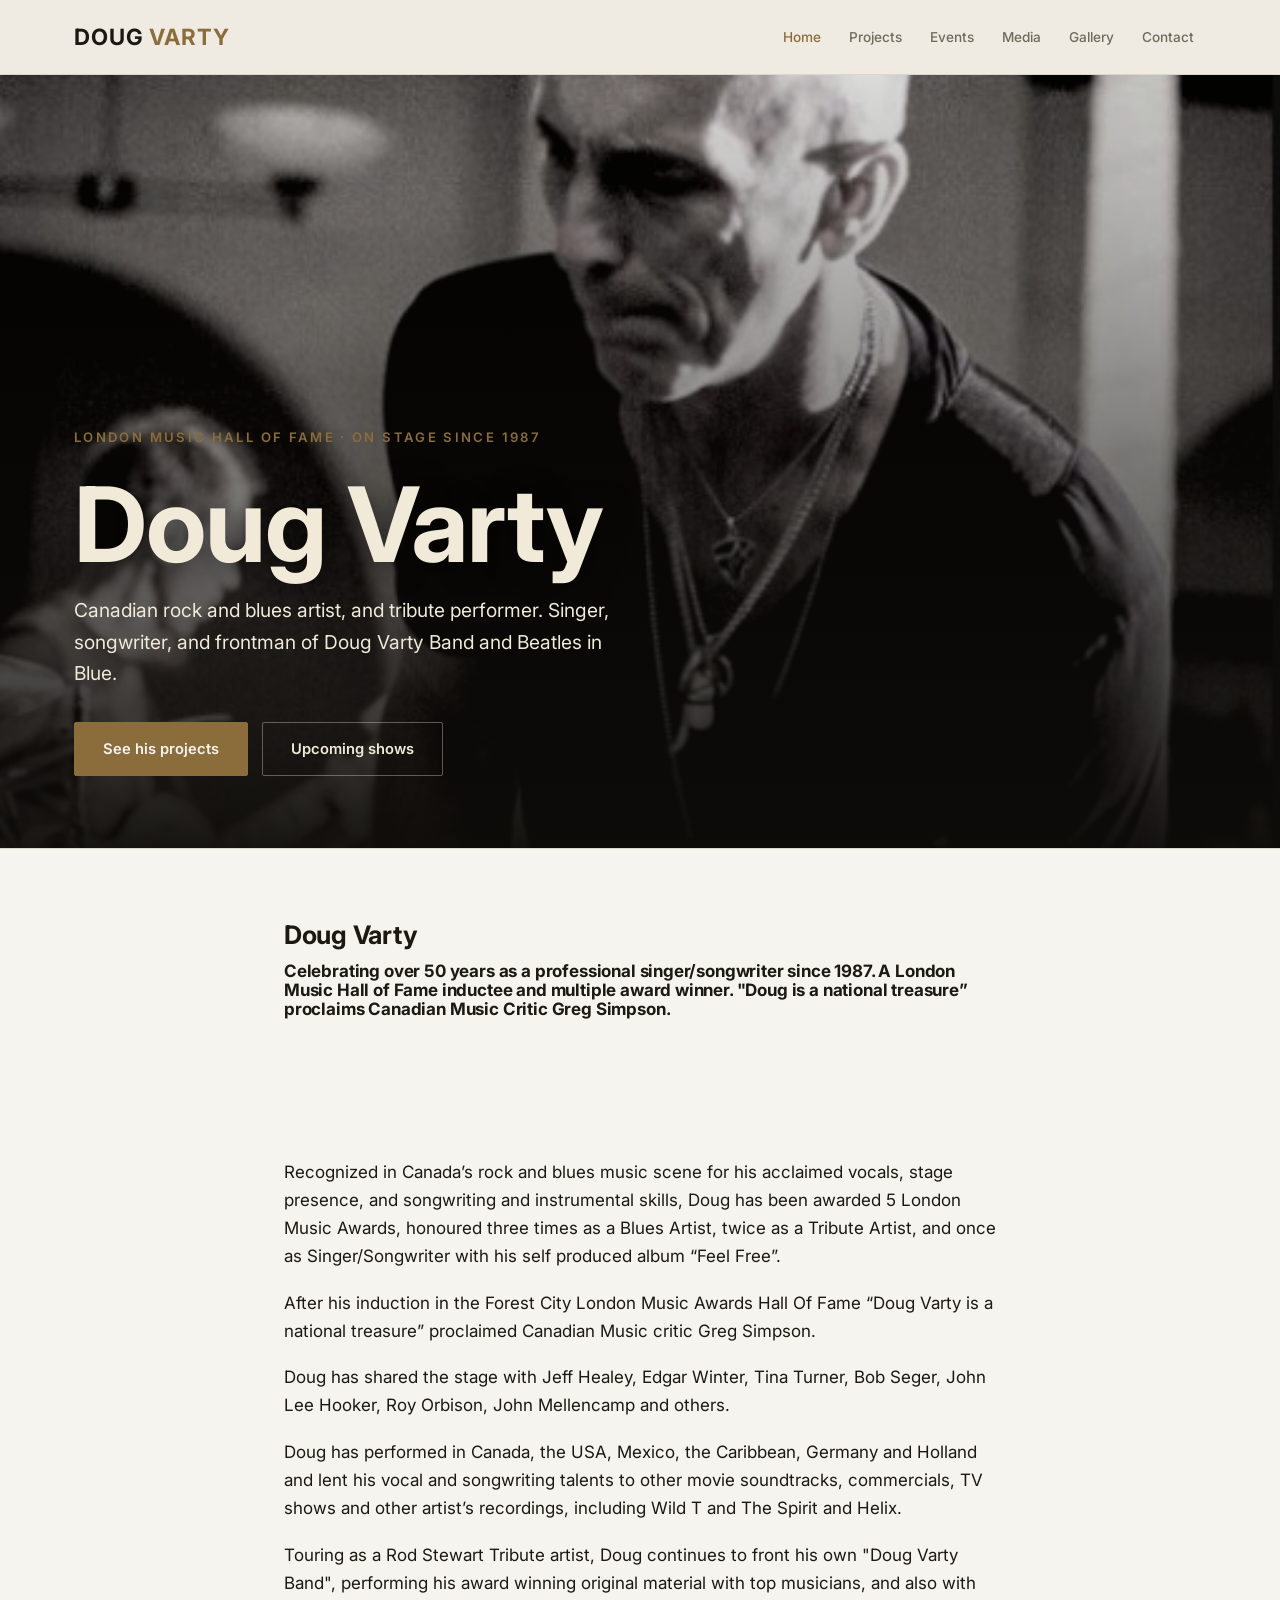
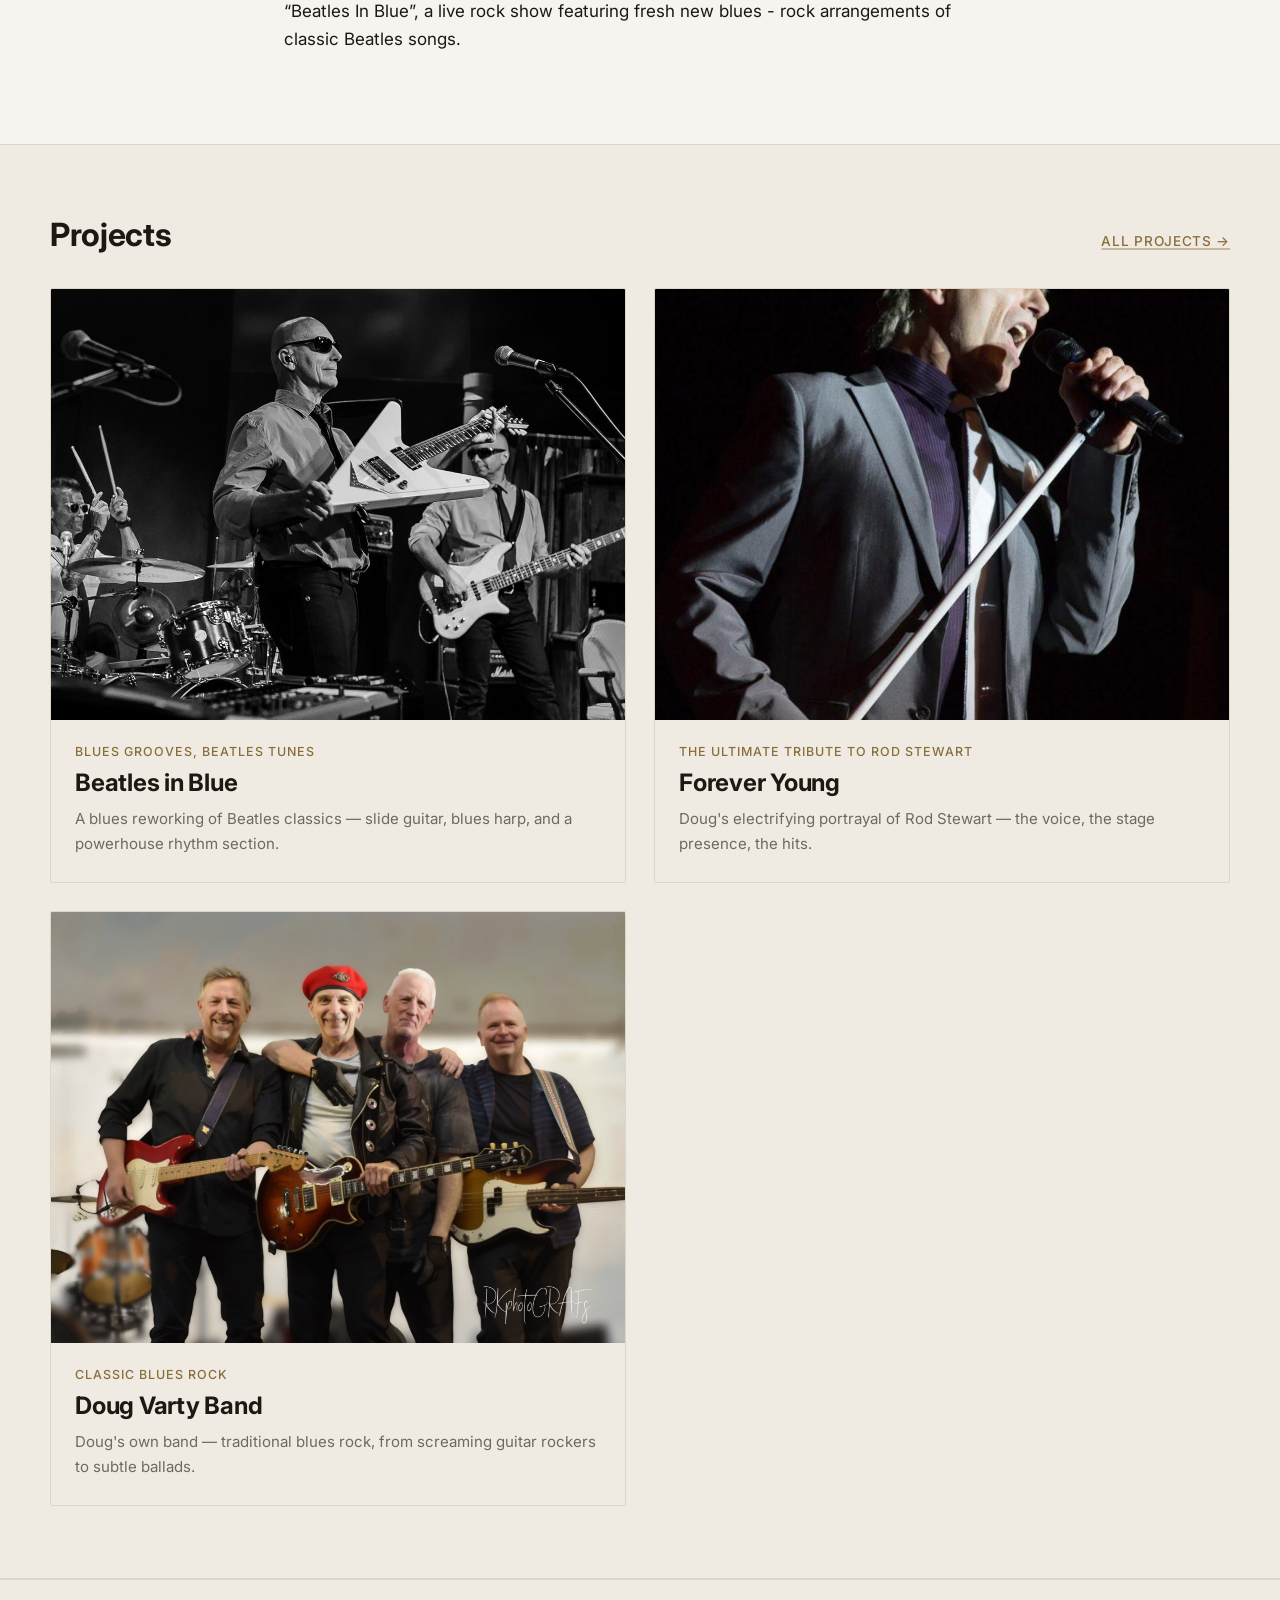
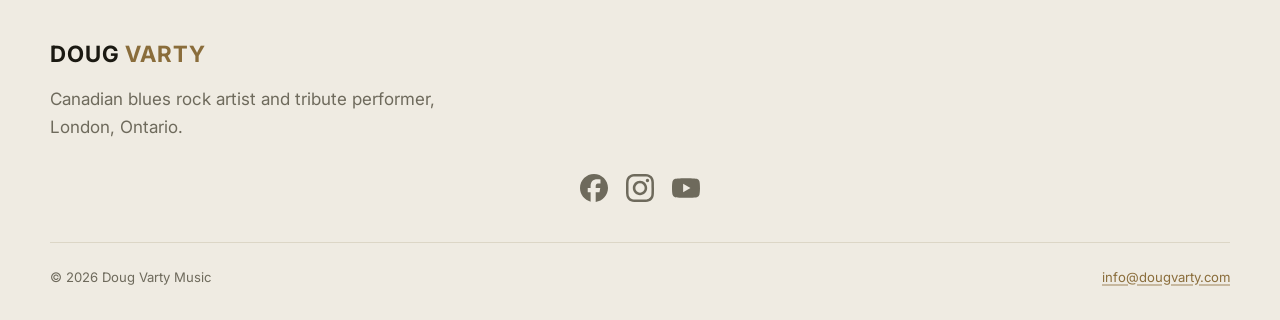
<file: index.html>
<!DOCTYPE html>
<html lang="en">
<head>
<meta charset="UTF-8">
<meta name="viewport" content="width=device-width, initial-scale=1.0">
<title>Doug Varty — Canadian Blues Rock Artist</title>
<meta name="description" content="Doug Varty is a Canadian blues rock singer-songwriter and tribute performer, London Music Hall of Fame inductee, and frontman of Beatles in Blue.">
<link rel="stylesheet" href="/css/style.css">

</head>
<body>
<a class="skip-link" href="#main">Skip to content</a>
<header class="site-header">
  <div class="site-header__inner">
    <a class="wordmark" href="/">Doug <span class="accent">Varty</span></a>
    <button class="nav-toggle" aria-expanded="false" aria-controls="main-nav" onclick="document.getElementById('main-nav').classList.toggle('is-open'); this.setAttribute('aria-expanded', this.getAttribute('aria-expanded')==='true'?'false':'true');">Menu ☰</button>
    <nav class="main-nav" id="main-nav">
      <a href="/" class="is-active">Home</a>
      <a href="/projects/" class="">Projects</a>
      <a href="/events/" class="">Events</a>
      <a href="/media/" class="">Media</a>
      <a href="/gallery/" class="">Gallery</a>
      <a href="/contact/" class="">Contact</a>
    </nav>
  </div>
</header>
<main id="main">

<section class="hero">
  <div class="hero__bg"><img src="/images/doug-varty-bg1.jpg" alt=""></div>
  <div class="hero__content">
    <span class="eyebrow">London Music Hall of Fame &middot; On Stage Since 1987</span>
    <h1>Doug Varty</h1>
    <p class="lede">Canadian rock and blues artist, and tribute performer. Singer, songwriter, and frontman of Doug Varty Band and Beatles in Blue.</p>
    <div class="hero__cta">
      <a class="btn btn--primary" href="/projects/">See his projects</a>
      <a class="btn btn--ghost" href="/events/">Upcoming shows</a>
    </div>
  </div>
</section>

<section class="section">
  <div class="container" style="max-width:760px;">
    <h1><strong>Doug Varty</strong></h1>
<h4><strong>Celebrating over 50 years as a professional singer/songwriter since 1987. A London Music Hall of Fame inductee and multiple award winner. "Doug is a national treasure” proclaims Canadian Music Critic Greg Simpson.</strong></h4>
<p><br />
<br />
<br />
<br />
</p>
<p></p>
<p>Recognized in Canada’s rock and blues music scene for his acclaimed vocals, stage presence, and songwriting and instrumental skills, Doug has been awarded 5 London Music Awards, honoured three times as a Blues Artist, twice as a Tribute Artist, and once as Singer/Songwriter with his self produced album “Feel Free”.</p>
<p>After his induction in the Forest City London Music Awards Hall Of Fame “Doug Varty is a national treasure” proclaimed Canadian Music critic Greg Simpson.</p>
<p>Doug has shared the stage with Jeff Healey, Edgar Winter, Tina Turner, Bob Seger, John Lee Hooker, Roy Orbison, John Mellencamp and others.</p>
<p>Doug has performed in Canada, the USA, Mexico, the Caribbean, Germany and Holland and lent his vocal and songwriting talents to other movie soundtracks, commercials, TV shows and other artist’s recordings, including Wild T and The Spirit and Helix.</p>
<p>Touring as a Rod Stewart Tribute artist, Doug continues to front his own "Doug Varty Band", performing his award winning original material with top musicians, and also with “Beatles In Blue”, a live rock show featuring fresh new blues - rock arrangements of classic Beatles songs.</p>
  </div>
</section>

<section class="section section--raised">
  <div class="section__header">
    <h2>Projects</h2>
    <a class="see-all" href="/projects/">All projects &rarr;</a>
  </div>
  <div class="poster-grid">
    
<a class="poster-card" href="/beatles-in-blue/">
  <div class="poster-card__img"><img src="/images/Beatles-in-Blue-29.jpg" alt="" loading="lazy"></div>
  <div class="poster-card__body">
    <span class="poster-card__tagline">Blues Grooves, Beatles Tunes</span>
    <h3 class="poster-card__title">Beatles in Blue</h3>
    <p class="poster-card__blurb">A blues reworking of Beatles classics — slide guitar, blues harp, and a powerhouse rhythm section.</p>
  </div>
</a>

<a class="poster-card" href="/forever-young/">
  <div class="poster-card__img"><img src="/images/Doug-Varty-Rod-Stewart.jpg" alt="" loading="lazy"></div>
  <div class="poster-card__body">
    <span class="poster-card__tagline">The Ultimate Tribute to Rod Stewart</span>
    <h3 class="poster-card__title">Forever Young</h3>
    <p class="poster-card__blurb">Doug's electrifying portrayal of Rod Stewart — the voice, the stage presence, the hits.</p>
  </div>
</a>

<a class="poster-card" href="/doug-varty-band/">
  <div class="poster-card__img"><img src="/images/dvb-band-2026.jpg" alt="" loading="lazy"></div>
  <div class="poster-card__body">
    <span class="poster-card__tagline">Classic Blues Rock</span>
    <h3 class="poster-card__title">Doug Varty Band</h3>
    <p class="poster-card__blurb">Doug's own band — traditional blues rock, from screaming guitar rockers to subtle ballads.</p>
  </div>
</a>
  </div>
</section>

</main>
<footer class="site-footer">
  <div class="footer__grid">
    <div class="footer__brand">
      <a class="wordmark" href="/">Doug <span class="accent">Varty</span></a>
      <p>Canadian blues rock artist and tribute performer, London, Ontario.</p>
    </div>
  </div>
  <div class="social-icons social-icons--footer">
    <a href="https://www.facebook.com/DougVartyMusic" target="_blank" rel="noopener" aria-label="Facebook"><svg viewBox="0 0 24 24" fill="currentColor" aria-hidden="true"><path d="M9.101 23.691v-7.98H6.627v-3.667h2.474v-1.58c0-4.085 1.848-5.978 5.858-5.978.401 0 .955.042 1.468.103a8.68 8.68 0 0 1 1.141.195v3.325a8.623 8.623 0 0 0-.653-.036 26.805 26.805 0 0 0-.733-.009c-.707 0-1.259.096-1.675.309a1.686 1.686 0 0 0-.679.622c-.258.42-.374.995-.374 1.752v1.297h3.919l-.386 2.103-.287 1.564h-3.246v8.245C19.396 23.238 24 18.179 24 12.044c0-6.627-5.373-12-12-12s-12 5.373-12 12c0 5.628 3.874 10.35 9.101 11.647Z"/></svg></a>
    <a href="https://www.instagram.com/dougvarty/" target="_blank" rel="noopener" aria-label="Instagram"><svg viewBox="0 0 24 24" fill="currentColor" aria-hidden="true"><path d="M7.0301.084c-1.2768.0602-2.1487.264-2.911.5634-.7888.3075-1.4575.72-2.1228 1.3877-.6652.6677-1.075 1.3368-1.3802 2.127-.2954.7638-.4956 1.6365-.552 2.914-.0564 1.2775-.0689 1.6882-.0626 4.947.0062 3.2586.0206 3.6671.0825 4.9473.061 1.2765.264 2.1482.5635 2.9107.308.7889.72 1.4573 1.388 2.1228.6679.6655 1.3365 1.0743 2.1285 1.38.7632.295 1.6361.4961 2.9134.552 1.2773.056 1.6884.069 4.9462.0627 3.2578-.0062 3.668-.0207 4.9478-.0814 1.28-.0607 2.147-.2652 2.9098-.5633.7889-.3086 1.4578-.72 2.1228-1.3881.665-.6682 1.0745-1.3378 1.3795-2.1284.2957-.7632.4966-1.636.552-2.9124.056-1.2809.0692-1.6898.063-4.948-.0063-3.2583-.021-3.6668-.0817-4.9465-.0607-1.2797-.264-2.1487-.5633-2.9117-.3084-.7889-.72-1.4568-1.3876-2.1228C21.2982 1.33 20.628.9208 19.8378.6165 19.074.321 18.2017.1197 16.9244.0645 15.6471.0093 15.236-.005 11.977.0014 8.718.0076 8.31.0215 7.0301.0839m.1402 21.6932c-1.17-.0509-1.8053-.2453-2.2287-.408-.5606-.216-.96-.4771-1.3819-.895-.422-.4178-.6811-.8186-.9-1.378-.1644-.4234-.3624-1.058-.4171-2.228-.0595-1.2645-.072-1.6442-.079-4.848-.007-3.2037.0053-3.583.0607-4.848.05-1.169.2456-1.805.408-2.2282.216-.5613.4762-.96.895-1.3816.4188-.4217.8184-.6814 1.3783-.9003.423-.1651 1.0575-.3614 2.227-.4171 1.2655-.06 1.6447-.072 4.848-.079 3.2033-.007 3.5835.005 4.8495.0608 1.169.0508 1.8053.2445 2.228.408.5608.216.96.4754 1.3816.895.4217.4194.6816.8176.9005 1.3787.1653.4217.3617 1.056.4169 2.2263.0602 1.2655.0739 1.645.0796 4.848.0058 3.203-.0055 3.5834-.061 4.848-.051 1.17-.245 1.8055-.408 2.2294-.216.5604-.4763.96-.8954 1.3814-.419.4215-.8181.6811-1.3783.9-.4224.1649-1.0577.3617-2.2262.4174-1.2656.0595-1.6448.072-4.8493.079-3.2045.007-3.5825-.006-4.848-.0608M16.953 5.5864A1.44 1.44 0 1 0 18.39 4.144a1.44 1.44 0 0 0-1.437 1.4424M5.8385 12.012c.0067 3.4032 2.7706 6.1557 6.173 6.1493 3.4026-.0065 6.157-2.7701 6.1506-6.1733-.0065-3.4032-2.771-6.1565-6.174-6.1498-3.403.0067-6.156 2.771-6.1496 6.1738M8 12.0077a4 4 0 1 1 4.008 3.9921A3.9996 3.9996 0 0 1 8 12.0077"/></svg></a>
    <a href="https://www.youtube.com/c/DougVarty" target="_blank" rel="noopener" aria-label="YouTube"><svg viewBox="0 0 24 24" fill="currentColor" aria-hidden="true"><path d="M23.498 6.186a3.016 3.016 0 0 0-2.122-2.136C19.505 3.545 12 3.545 12 3.545s-7.505 0-9.377.505A3.017 3.017 0 0 0 .502 6.186C0 8.07 0 12 0 12s0 3.93.502 5.814a3.016 3.016 0 0 0 2.122 2.136c1.871.505 9.376.505 9.376.505s7.505 0 9.377-.505a3.015 3.015 0 0 0 2.122-2.136C24 15.93 24 12 24 12s0-3.93-.502-5.814zM9.545 15.568V8.432L15.818 12l-6.273 3.568z"/></svg></a>
  </div>
  <div class="footer__bottom">
    <span>&copy; 2026 Doug Varty Music</span>
    <span><a href="mailto:info@dougvarty.com">info@dougvarty.com</a></span>
  </div>
</footer>
</body>
</html>
</file>
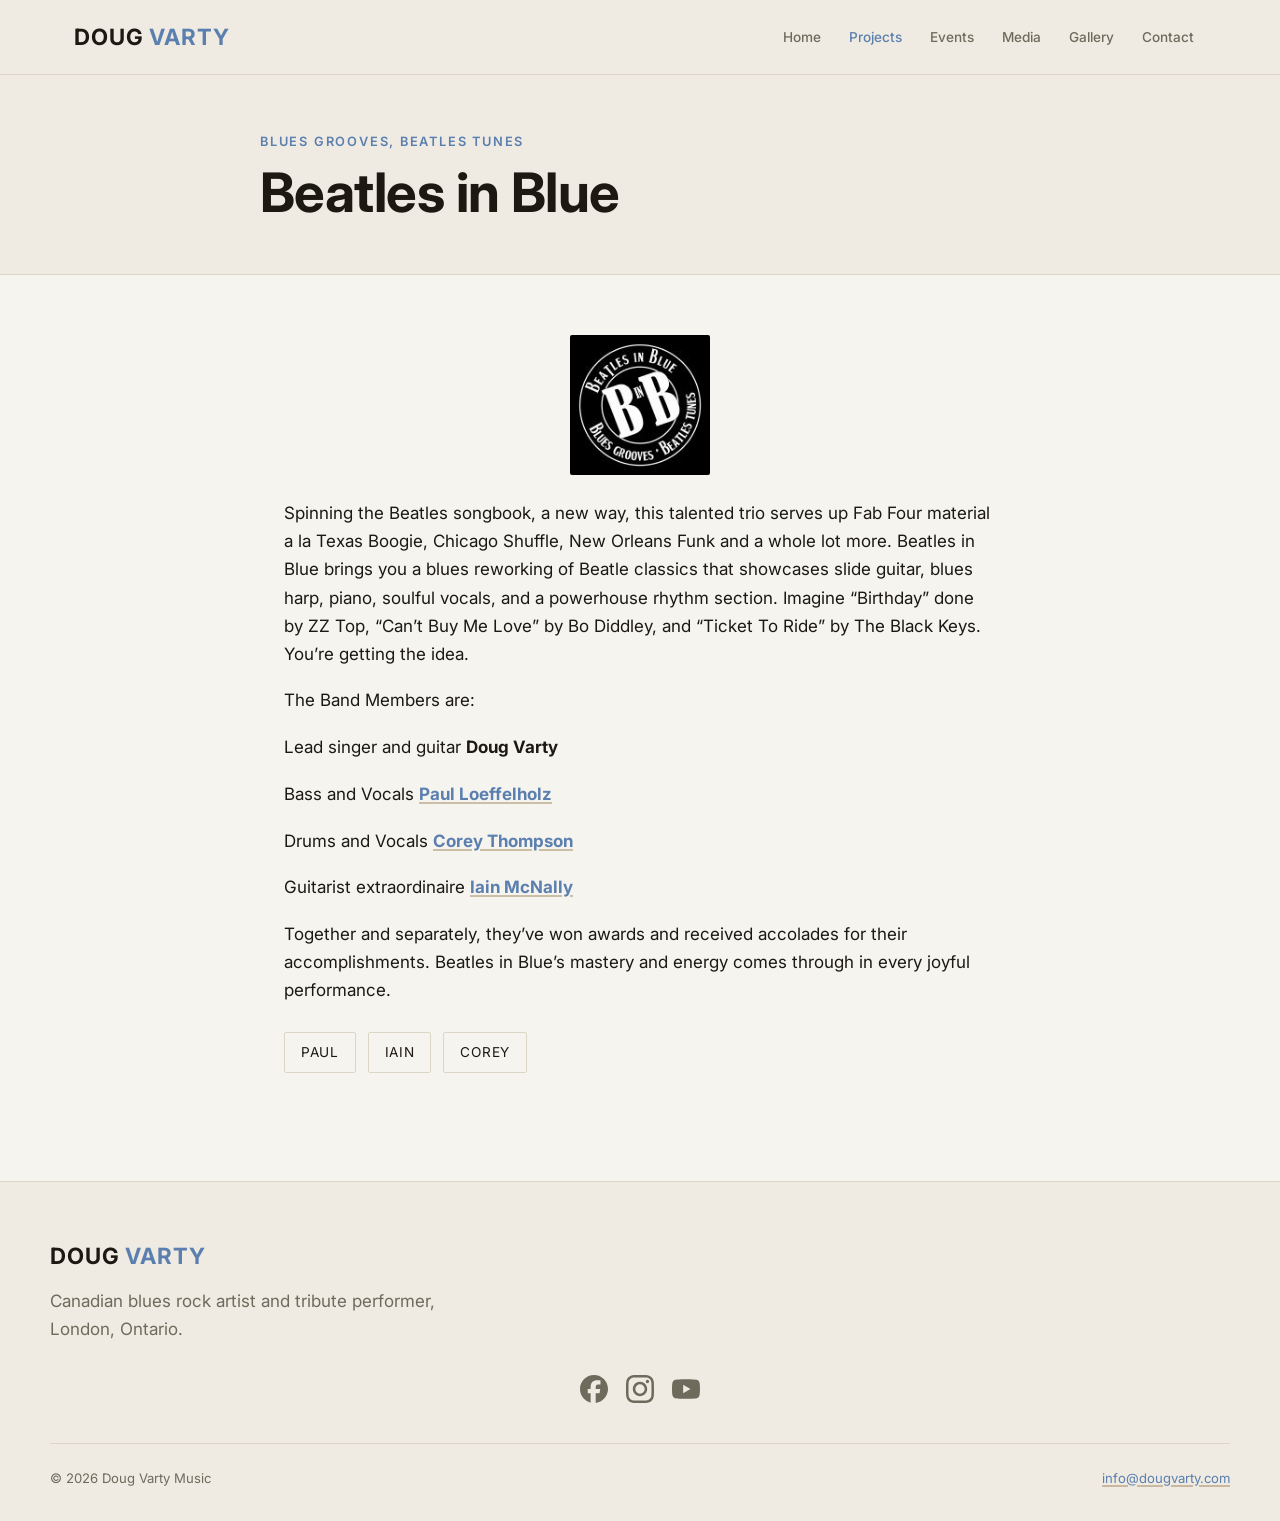
<file: beatles-in-blue/index.html>
<!DOCTYPE html>
<html lang="en">
<head>
<meta charset="UTF-8">
<meta name="viewport" content="width=device-width, initial-scale=1.0">
<title>Beatles in Blue — Doug Varty</title>
<meta name="description" content="A blues reworking of Beatles classics — slide guitar, blues harp, and a powerhouse rhythm section.">
<link rel="stylesheet" href="/css/style.css">

</head>
<body class="theme-bib">
<a class="skip-link" href="#main">Skip to content</a>
<header class="site-header">
  <div class="site-header__inner">
    <a class="wordmark" href="/">Doug <span class="accent">Varty</span></a>
    <button class="nav-toggle" aria-expanded="false" aria-controls="main-nav" onclick="document.getElementById('main-nav').classList.toggle('is-open'); this.setAttribute('aria-expanded', this.getAttribute('aria-expanded')==='true'?'false':'true');">Menu ☰</button>
    <nav class="main-nav" id="main-nav">
      <a href="/" class="">Home</a>
      <a href="/projects/" class="is-active">Projects</a>
      <a href="/events/" class="">Events</a>
      <a href="/media/" class="">Media</a>
      <a href="/gallery/" class="">Gallery</a>
      <a href="/contact/" class="">Contact</a>
    </nav>
  </div>
</header>
<main id="main">

<div class="page-header">
  <div class="page-header__inner">
    <span class="eyebrow">Blues Grooves, Beatles Tunes</span>
    <h1>Beatles in Blue</h1>
  </div>
</div>
<article class="prose">
  <img src="/images/BIB_emblem7.jpg" alt="Beatles in Blue logo" style="max-height:140px;">
  <p>Spinning the Beatles songbook, a new way, this talented trio serves up Fab Four material a la Texas Boogie, Chicago Shuffle, New Orleans Funk and a whole lot more.
Beatles in Blue brings you a blues reworking of Beatle classics that showcases slide guitar, blues harp, piano, soulful vocals, and a powerhouse rhythm section.
Imagine “Birthday” done by ZZ Top, “Can’t Buy Me Love” by Bo Diddley, and “Ticket To Ride” by The Black Keys. You’re getting the idea.</p>
<p>The Band Members are:</p>
<p>Lead singer and guitar <strong>Doug Varty</strong></p>
<p>Bass and Vocals  <a href="/paul/"><strong>Paul Loeffelholz</strong></a></p>
<p>Drums and Vocals <a href="/corey/"><strong>Corey Thompson</strong></a></p>
<p>Guitarist extraordinaire <a href="/iain/"><strong>Iain McNally</strong></a></p>
<p>Together and separately, they’ve won awards and received accolades for their accomplishments. Beatles in Blue’s mastery and energy comes through in every joyful performance.</p>
  <div class="member-links"><a href="/paul/">Paul</a><a href="/iain/">Iain</a><a href="/corey/">Corey</a></div>
</article>

</main>
<footer class="site-footer">
  <div class="footer__grid">
    <div class="footer__brand">
      <a class="wordmark" href="/">Doug <span class="accent">Varty</span></a>
      <p>Canadian blues rock artist and tribute performer, London, Ontario.</p>
    </div>
  </div>
  <div class="social-icons social-icons--footer">
    <a href="https://www.facebook.com/DougVartyMusic" target="_blank" rel="noopener" aria-label="Facebook"><svg viewBox="0 0 24 24" fill="currentColor" aria-hidden="true"><path d="M9.101 23.691v-7.98H6.627v-3.667h2.474v-1.58c0-4.085 1.848-5.978 5.858-5.978.401 0 .955.042 1.468.103a8.68 8.68 0 0 1 1.141.195v3.325a8.623 8.623 0 0 0-.653-.036 26.805 26.805 0 0 0-.733-.009c-.707 0-1.259.096-1.675.309a1.686 1.686 0 0 0-.679.622c-.258.42-.374.995-.374 1.752v1.297h3.919l-.386 2.103-.287 1.564h-3.246v8.245C19.396 23.238 24 18.179 24 12.044c0-6.627-5.373-12-12-12s-12 5.373-12 12c0 5.628 3.874 10.35 9.101 11.647Z"/></svg></a>
    <a href="https://www.instagram.com/dougvarty/" target="_blank" rel="noopener" aria-label="Instagram"><svg viewBox="0 0 24 24" fill="currentColor" aria-hidden="true"><path d="M7.0301.084c-1.2768.0602-2.1487.264-2.911.5634-.7888.3075-1.4575.72-2.1228 1.3877-.6652.6677-1.075 1.3368-1.3802 2.127-.2954.7638-.4956 1.6365-.552 2.914-.0564 1.2775-.0689 1.6882-.0626 4.947.0062 3.2586.0206 3.6671.0825 4.9473.061 1.2765.264 2.1482.5635 2.9107.308.7889.72 1.4573 1.388 2.1228.6679.6655 1.3365 1.0743 2.1285 1.38.7632.295 1.6361.4961 2.9134.552 1.2773.056 1.6884.069 4.9462.0627 3.2578-.0062 3.668-.0207 4.9478-.0814 1.28-.0607 2.147-.2652 2.9098-.5633.7889-.3086 1.4578-.72 2.1228-1.3881.665-.6682 1.0745-1.3378 1.3795-2.1284.2957-.7632.4966-1.636.552-2.9124.056-1.2809.0692-1.6898.063-4.948-.0063-3.2583-.021-3.6668-.0817-4.9465-.0607-1.2797-.264-2.1487-.5633-2.9117-.3084-.7889-.72-1.4568-1.3876-2.1228C21.2982 1.33 20.628.9208 19.8378.6165 19.074.321 18.2017.1197 16.9244.0645 15.6471.0093 15.236-.005 11.977.0014 8.718.0076 8.31.0215 7.0301.0839m.1402 21.6932c-1.17-.0509-1.8053-.2453-2.2287-.408-.5606-.216-.96-.4771-1.3819-.895-.422-.4178-.6811-.8186-.9-1.378-.1644-.4234-.3624-1.058-.4171-2.228-.0595-1.2645-.072-1.6442-.079-4.848-.007-3.2037.0053-3.583.0607-4.848.05-1.169.2456-1.805.408-2.2282.216-.5613.4762-.96.895-1.3816.4188-.4217.8184-.6814 1.3783-.9003.423-.1651 1.0575-.3614 2.227-.4171 1.2655-.06 1.6447-.072 4.848-.079 3.2033-.007 3.5835.005 4.8495.0608 1.169.0508 1.8053.2445 2.228.408.5608.216.96.4754 1.3816.895.4217.4194.6816.8176.9005 1.3787.1653.4217.3617 1.056.4169 2.2263.0602 1.2655.0739 1.645.0796 4.848.0058 3.203-.0055 3.5834-.061 4.848-.051 1.17-.245 1.8055-.408 2.2294-.216.5604-.4763.96-.8954 1.3814-.419.4215-.8181.6811-1.3783.9-.4224.1649-1.0577.3617-2.2262.4174-1.2656.0595-1.6448.072-4.8493.079-3.2045.007-3.5825-.006-4.848-.0608M16.953 5.5864A1.44 1.44 0 1 0 18.39 4.144a1.44 1.44 0 0 0-1.437 1.4424M5.8385 12.012c.0067 3.4032 2.7706 6.1557 6.173 6.1493 3.4026-.0065 6.157-2.7701 6.1506-6.1733-.0065-3.4032-2.771-6.1565-6.174-6.1498-3.403.0067-6.156 2.771-6.1496 6.1738M8 12.0077a4 4 0 1 1 4.008 3.9921A3.9996 3.9996 0 0 1 8 12.0077"/></svg></a>
    <a href="https://www.youtube.com/c/DougVarty" target="_blank" rel="noopener" aria-label="YouTube"><svg viewBox="0 0 24 24" fill="currentColor" aria-hidden="true"><path d="M23.498 6.186a3.016 3.016 0 0 0-2.122-2.136C19.505 3.545 12 3.545 12 3.545s-7.505 0-9.377.505A3.017 3.017 0 0 0 .502 6.186C0 8.07 0 12 0 12s0 3.93.502 5.814a3.016 3.016 0 0 0 2.122 2.136c1.871.505 9.376.505 9.376.505s7.505 0 9.377-.505a3.015 3.015 0 0 0 2.122-2.136C24 15.93 24 12 24 12s0-3.93-.502-5.814zM9.545 15.568V8.432L15.818 12l-6.273 3.568z"/></svg></a>
  </div>
  <div class="footer__bottom">
    <span>&copy; 2026 Doug Varty Music</span>
    <span><a href="mailto:info@dougvarty.com">info@dougvarty.com</a></span>
  </div>
</footer>
</body>
</html>
</file>
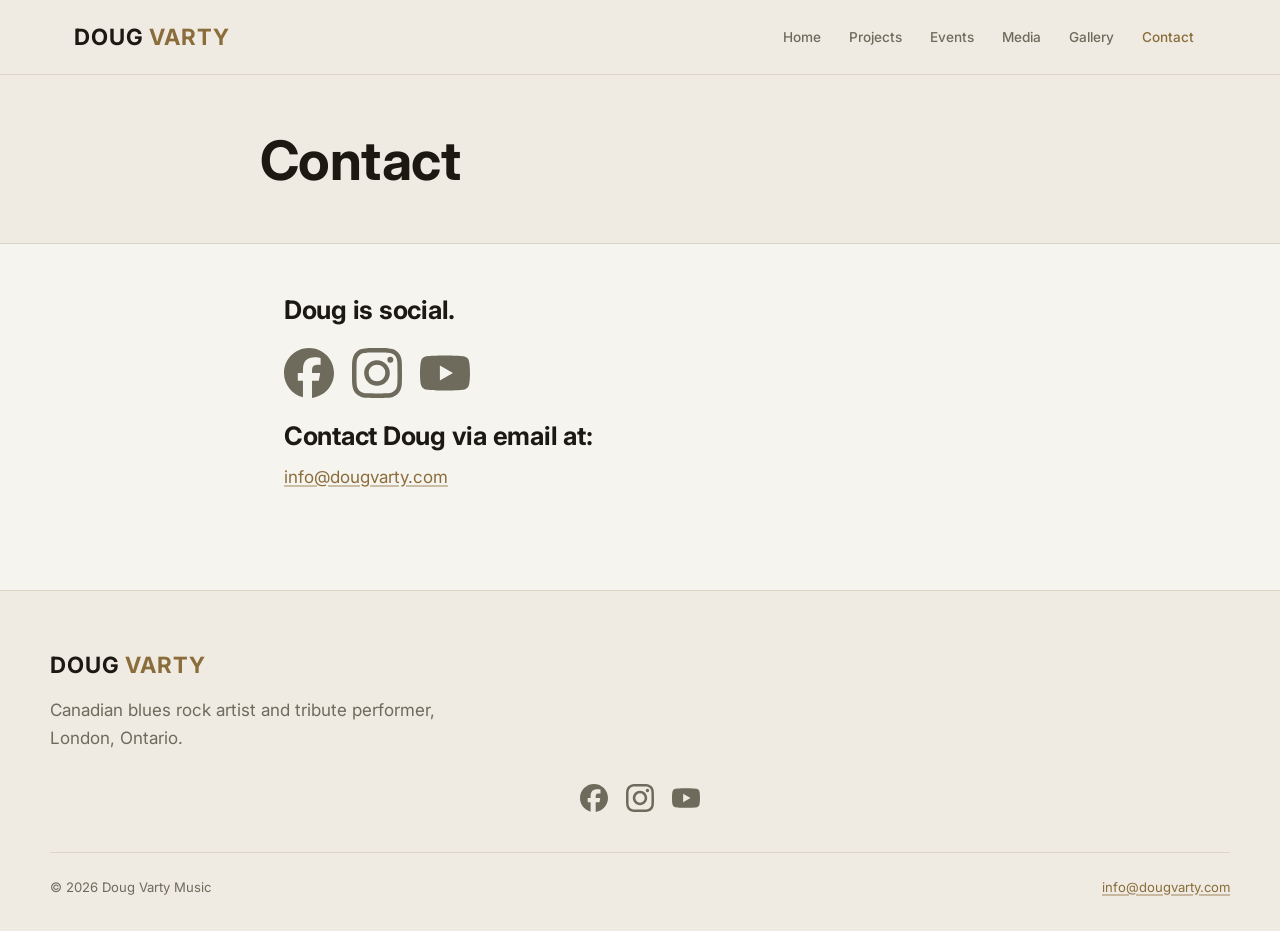
<file: contact/index.html>
<!DOCTYPE html>
<html lang="en">
<head>
<meta charset="UTF-8">
<meta name="viewport" content="width=device-width, initial-scale=1.0">
<title>Contact — Doug Varty</title>
<meta name="description" content="Get in touch with Doug Varty on Facebook, Instagram, and YouTube, or contact him by email.">
<link rel="stylesheet" href="/css/style.css">

</head>
<body>
<a class="skip-link" href="#main">Skip to content</a>
<header class="site-header">
  <div class="site-header__inner">
    <a class="wordmark" href="/">Doug <span class="accent">Varty</span></a>
    <button class="nav-toggle" aria-expanded="false" aria-controls="main-nav" onclick="document.getElementById('main-nav').classList.toggle('is-open'); this.setAttribute('aria-expanded', this.getAttribute('aria-expanded')==='true'?'false':'true');">Menu ☰</button>
    <nav class="main-nav" id="main-nav">
      <a href="/" class="">Home</a>
      <a href="/projects/" class="">Projects</a>
      <a href="/events/" class="">Events</a>
      <a href="/media/" class="">Media</a>
      <a href="/gallery/" class="">Gallery</a>
      <a href="/contact/" class="is-active">Contact</a>
    </nav>
  </div>
</header>
<main id="main">

<div class="page-header">
  <div class="page-header__inner">
    <h1>Contact</h1>
  </div>
</div>
<article class="prose">
  <h1 class="contact-lede">Doug is social.</h1>
  <div class="social-icons">
    <a href="https://www.facebook.com/DougVartyMusic" target="_blank" rel="noopener" aria-label="Facebook"><svg viewBox="0 0 24 24" fill="currentColor" aria-hidden="true"><path d="M9.101 23.691v-7.98H6.627v-3.667h2.474v-1.58c0-4.085 1.848-5.978 5.858-5.978.401 0 .955.042 1.468.103a8.68 8.68 0 0 1 1.141.195v3.325a8.623 8.623 0 0 0-.653-.036 26.805 26.805 0 0 0-.733-.009c-.707 0-1.259.096-1.675.309a1.686 1.686 0 0 0-.679.622c-.258.42-.374.995-.374 1.752v1.297h3.919l-.386 2.103-.287 1.564h-3.246v8.245C19.396 23.238 24 18.179 24 12.044c0-6.627-5.373-12-12-12s-12 5.373-12 12c0 5.628 3.874 10.35 9.101 11.647Z"/></svg></a>
    <a href="https://www.instagram.com/dougvarty/" target="_blank" rel="noopener" aria-label="Instagram"><svg viewBox="0 0 24 24" fill="currentColor" aria-hidden="true"><path d="M7.0301.084c-1.2768.0602-2.1487.264-2.911.5634-.7888.3075-1.4575.72-2.1228 1.3877-.6652.6677-1.075 1.3368-1.3802 2.127-.2954.7638-.4956 1.6365-.552 2.914-.0564 1.2775-.0689 1.6882-.0626 4.947.0062 3.2586.0206 3.6671.0825 4.9473.061 1.2765.264 2.1482.5635 2.9107.308.7889.72 1.4573 1.388 2.1228.6679.6655 1.3365 1.0743 2.1285 1.38.7632.295 1.6361.4961 2.9134.552 1.2773.056 1.6884.069 4.9462.0627 3.2578-.0062 3.668-.0207 4.9478-.0814 1.28-.0607 2.147-.2652 2.9098-.5633.7889-.3086 1.4578-.72 2.1228-1.3881.665-.6682 1.0745-1.3378 1.3795-2.1284.2957-.7632.4966-1.636.552-2.9124.056-1.2809.0692-1.6898.063-4.948-.0063-3.2583-.021-3.6668-.0817-4.9465-.0607-1.2797-.264-2.1487-.5633-2.9117-.3084-.7889-.72-1.4568-1.3876-2.1228C21.2982 1.33 20.628.9208 19.8378.6165 19.074.321 18.2017.1197 16.9244.0645 15.6471.0093 15.236-.005 11.977.0014 8.718.0076 8.31.0215 7.0301.0839m.1402 21.6932c-1.17-.0509-1.8053-.2453-2.2287-.408-.5606-.216-.96-.4771-1.3819-.895-.422-.4178-.6811-.8186-.9-1.378-.1644-.4234-.3624-1.058-.4171-2.228-.0595-1.2645-.072-1.6442-.079-4.848-.007-3.2037.0053-3.583.0607-4.848.05-1.169.2456-1.805.408-2.2282.216-.5613.4762-.96.895-1.3816.4188-.4217.8184-.6814 1.3783-.9003.423-.1651 1.0575-.3614 2.227-.4171 1.2655-.06 1.6447-.072 4.848-.079 3.2033-.007 3.5835.005 4.8495.0608 1.169.0508 1.8053.2445 2.228.408.5608.216.96.4754 1.3816.895.4217.4194.6816.8176.9005 1.3787.1653.4217.3617 1.056.4169 2.2263.0602 1.2655.0739 1.645.0796 4.848.0058 3.203-.0055 3.5834-.061 4.848-.051 1.17-.245 1.8055-.408 2.2294-.216.5604-.4763.96-.8954 1.3814-.419.4215-.8181.6811-1.3783.9-.4224.1649-1.0577.3617-2.2262.4174-1.2656.0595-1.6448.072-4.8493.079-3.2045.007-3.5825-.006-4.848-.0608M16.953 5.5864A1.44 1.44 0 1 0 18.39 4.144a1.44 1.44 0 0 0-1.437 1.4424M5.8385 12.012c.0067 3.4032 2.7706 6.1557 6.173 6.1493 3.4026-.0065 6.157-2.7701 6.1506-6.1733-.0065-3.4032-2.771-6.1565-6.174-6.1498-3.403.0067-6.156 2.771-6.1496 6.1738M8 12.0077a4 4 0 1 1 4.008 3.9921A3.9996 3.9996 0 0 1 8 12.0077"/></svg></a>
    <a href="https://www.youtube.com/c/DougVarty" target="_blank" rel="noopener" aria-label="YouTube"><svg viewBox="0 0 24 24" fill="currentColor" aria-hidden="true"><path d="M23.498 6.186a3.016 3.016 0 0 0-2.122-2.136C19.505 3.545 12 3.545 12 3.545s-7.505 0-9.377.505A3.017 3.017 0 0 0 .502 6.186C0 8.07 0 12 0 12s0 3.93.502 5.814a3.016 3.016 0 0 0 2.122 2.136c1.871.505 9.376.505 9.376.505s7.505 0 9.377-.505a3.015 3.015 0 0 0 2.122-2.136C24 15.93 24 12 24 12s0-3.93-.502-5.814zM9.545 15.568V8.432L15.818 12l-6.273 3.568z"/></svg></a>
  </div>
  <p class="contact-lede">Contact Doug via email at:</p>
  <p><a href="mailto:info@dougvarty.com">info@dougvarty.com</a></p>
</article>

</main>
<footer class="site-footer">
  <div class="footer__grid">
    <div class="footer__brand">
      <a class="wordmark" href="/">Doug <span class="accent">Varty</span></a>
      <p>Canadian blues rock artist and tribute performer, London, Ontario.</p>
    </div>
  </div>
  <div class="social-icons social-icons--footer">
    <a href="https://www.facebook.com/DougVartyMusic" target="_blank" rel="noopener" aria-label="Facebook"><svg viewBox="0 0 24 24" fill="currentColor" aria-hidden="true"><path d="M9.101 23.691v-7.98H6.627v-3.667h2.474v-1.58c0-4.085 1.848-5.978 5.858-5.978.401 0 .955.042 1.468.103a8.68 8.68 0 0 1 1.141.195v3.325a8.623 8.623 0 0 0-.653-.036 26.805 26.805 0 0 0-.733-.009c-.707 0-1.259.096-1.675.309a1.686 1.686 0 0 0-.679.622c-.258.42-.374.995-.374 1.752v1.297h3.919l-.386 2.103-.287 1.564h-3.246v8.245C19.396 23.238 24 18.179 24 12.044c0-6.627-5.373-12-12-12s-12 5.373-12 12c0 5.628 3.874 10.35 9.101 11.647Z"/></svg></a>
    <a href="https://www.instagram.com/dougvarty/" target="_blank" rel="noopener" aria-label="Instagram"><svg viewBox="0 0 24 24" fill="currentColor" aria-hidden="true"><path d="M7.0301.084c-1.2768.0602-2.1487.264-2.911.5634-.7888.3075-1.4575.72-2.1228 1.3877-.6652.6677-1.075 1.3368-1.3802 2.127-.2954.7638-.4956 1.6365-.552 2.914-.0564 1.2775-.0689 1.6882-.0626 4.947.0062 3.2586.0206 3.6671.0825 4.9473.061 1.2765.264 2.1482.5635 2.9107.308.7889.72 1.4573 1.388 2.1228.6679.6655 1.3365 1.0743 2.1285 1.38.7632.295 1.6361.4961 2.9134.552 1.2773.056 1.6884.069 4.9462.0627 3.2578-.0062 3.668-.0207 4.9478-.0814 1.28-.0607 2.147-.2652 2.9098-.5633.7889-.3086 1.4578-.72 2.1228-1.3881.665-.6682 1.0745-1.3378 1.3795-2.1284.2957-.7632.4966-1.636.552-2.9124.056-1.2809.0692-1.6898.063-4.948-.0063-3.2583-.021-3.6668-.0817-4.9465-.0607-1.2797-.264-2.1487-.5633-2.9117-.3084-.7889-.72-1.4568-1.3876-2.1228C21.2982 1.33 20.628.9208 19.8378.6165 19.074.321 18.2017.1197 16.9244.0645 15.6471.0093 15.236-.005 11.977.0014 8.718.0076 8.31.0215 7.0301.0839m.1402 21.6932c-1.17-.0509-1.8053-.2453-2.2287-.408-.5606-.216-.96-.4771-1.3819-.895-.422-.4178-.6811-.8186-.9-1.378-.1644-.4234-.3624-1.058-.4171-2.228-.0595-1.2645-.072-1.6442-.079-4.848-.007-3.2037.0053-3.583.0607-4.848.05-1.169.2456-1.805.408-2.2282.216-.5613.4762-.96.895-1.3816.4188-.4217.8184-.6814 1.3783-.9003.423-.1651 1.0575-.3614 2.227-.4171 1.2655-.06 1.6447-.072 4.848-.079 3.2033-.007 3.5835.005 4.8495.0608 1.169.0508 1.8053.2445 2.228.408.5608.216.96.4754 1.3816.895.4217.4194.6816.8176.9005 1.3787.1653.4217.3617 1.056.4169 2.2263.0602 1.2655.0739 1.645.0796 4.848.0058 3.203-.0055 3.5834-.061 4.848-.051 1.17-.245 1.8055-.408 2.2294-.216.5604-.4763.96-.8954 1.3814-.419.4215-.8181.6811-1.3783.9-.4224.1649-1.0577.3617-2.2262.4174-1.2656.0595-1.6448.072-4.8493.079-3.2045.007-3.5825-.006-4.848-.0608M16.953 5.5864A1.44 1.44 0 1 0 18.39 4.144a1.44 1.44 0 0 0-1.437 1.4424M5.8385 12.012c.0067 3.4032 2.7706 6.1557 6.173 6.1493 3.4026-.0065 6.157-2.7701 6.1506-6.1733-.0065-3.4032-2.771-6.1565-6.174-6.1498-3.403.0067-6.156 2.771-6.1496 6.1738M8 12.0077a4 4 0 1 1 4.008 3.9921A3.9996 3.9996 0 0 1 8 12.0077"/></svg></a>
    <a href="https://www.youtube.com/c/DougVarty" target="_blank" rel="noopener" aria-label="YouTube"><svg viewBox="0 0 24 24" fill="currentColor" aria-hidden="true"><path d="M23.498 6.186a3.016 3.016 0 0 0-2.122-2.136C19.505 3.545 12 3.545 12 3.545s-7.505 0-9.377.505A3.017 3.017 0 0 0 .502 6.186C0 8.07 0 12 0 12s0 3.93.502 5.814a3.016 3.016 0 0 0 2.122 2.136c1.871.505 9.376.505 9.376.505s7.505 0 9.377-.505a3.015 3.015 0 0 0 2.122-2.136C24 15.93 24 12 24 12s0-3.93-.502-5.814zM9.545 15.568V8.432L15.818 12l-6.273 3.568z"/></svg></a>
  </div>
  <div class="footer__bottom">
    <span>&copy; 2026 Doug Varty Music</span>
    <span><a href="mailto:info@dougvarty.com">info@dougvarty.com</a></span>
  </div>
</footer>
</body>
</html>
</file>
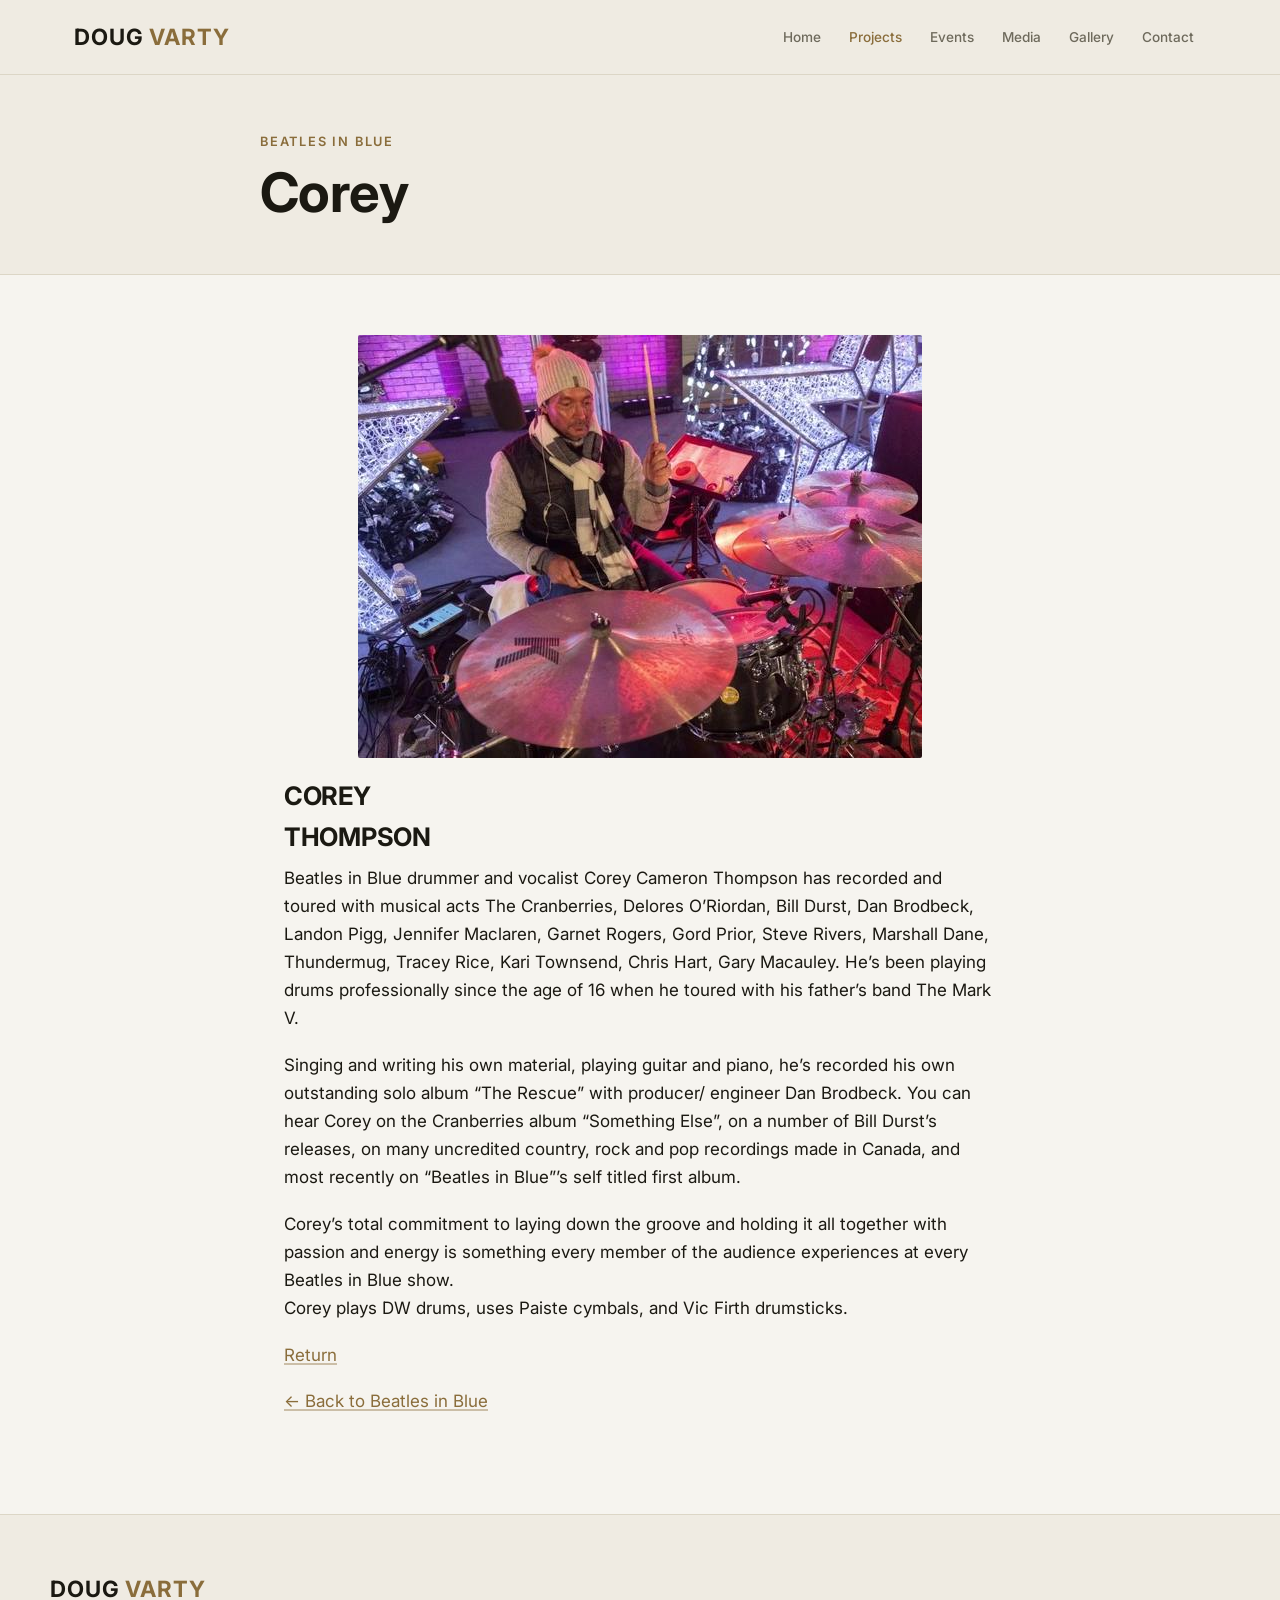
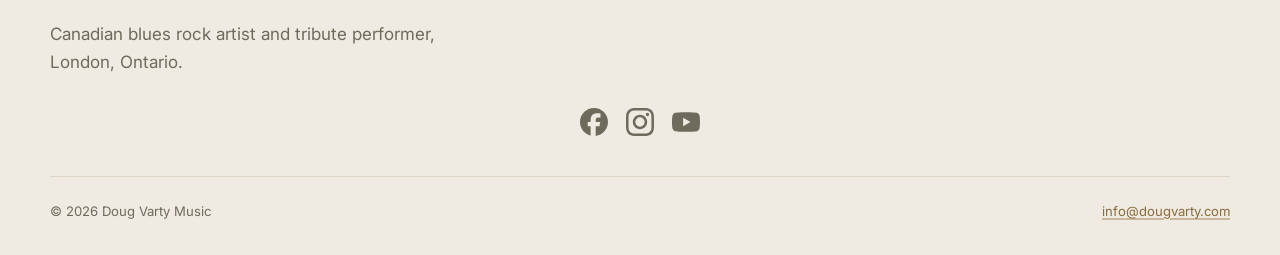
<file: corey/index.html>
<!DOCTYPE html>
<html lang="en">
<head>
<meta charset="UTF-8">
<meta name="viewport" content="width=device-width, initial-scale=1.0">
<title>Corey — Doug Varty</title>
<meta name="description" content="COREY THOMPSON Beatles in Blue drummer and vocalist Corey Cameron Thompson has recorded and toured with musical acts The Cranberries, Delores O’Riordan, Bill…">
<link rel="stylesheet" href="/css/style.css">

</head>
<body>
<a class="skip-link" href="#main">Skip to content</a>
<header class="site-header">
  <div class="site-header__inner">
    <a class="wordmark" href="/">Doug <span class="accent">Varty</span></a>
    <button class="nav-toggle" aria-expanded="false" aria-controls="main-nav" onclick="document.getElementById('main-nav').classList.toggle('is-open'); this.setAttribute('aria-expanded', this.getAttribute('aria-expanded')==='true'?'false':'true');">Menu ☰</button>
    <nav class="main-nav" id="main-nav">
      <a href="/" class="">Home</a>
      <a href="/projects/" class="is-active">Projects</a>
      <a href="/events/" class="">Events</a>
      <a href="/media/" class="">Media</a>
      <a href="/gallery/" class="">Gallery</a>
      <a href="/contact/" class="">Contact</a>
    </nav>
  </div>
</header>
<main id="main">

<div class="page-header">
  <div class="page-header__inner">
    <span class="eyebrow">Beatles in Blue</span>
    <h1>Corey</h1>
  </div>
</div>
<article class="prose">
  <p><img alt="" src="/images/corey.jpg" /></p>
<h1>COREY</h1>
<h1>THOMPSON</h1>
<p>Beatles in Blue drummer and vocalist Corey Cameron Thompson has recorded and toured with musical acts The Cranberries, Delores O’Riordan, Bill Durst, Dan Brodbeck, Landon Pigg, Jennifer Maclaren, Garnet Rogers, Gord Prior, Steve Rivers, Marshall Dane, Thundermug, Tracey Rice, Kari Townsend, Chris Hart, Gary Macauley. He’s been playing drums professionally since the age of 16 when he toured with his father’s band The Mark V.</p>
<p>Singing and writing his own material, playing guitar and piano, he’s recorded his own outstanding solo album “The Rescue” with producer/ engineer Dan Brodbeck. You can hear Corey on the Cranberries album “Something Else”, on a number of Bill Durst’s releases, on many uncredited country, rock and pop recordings made in Canada, and most recently on “Beatles in Blue”’s self titled first album.</p>
<p>Corey’s total commitment to laying down the groove and holding it all together with passion and energy is something every member of the audience experiences at every Beatles in Blue show.<br />
Corey plays DW drums, uses Paiste cymbals, and Vic Firth drumsticks.</p>
<p><a href="/beatles-in-blue/">Return</a></p>
  <p><a href="/beatles-in-blue/">&larr; Back to Beatles in Blue</a></p>
</article>

</main>
<footer class="site-footer">
  <div class="footer__grid">
    <div class="footer__brand">
      <a class="wordmark" href="/">Doug <span class="accent">Varty</span></a>
      <p>Canadian blues rock artist and tribute performer, London, Ontario.</p>
    </div>
  </div>
  <div class="social-icons social-icons--footer">
    <a href="https://www.facebook.com/DougVartyMusic" target="_blank" rel="noopener" aria-label="Facebook"><svg viewBox="0 0 24 24" fill="currentColor" aria-hidden="true"><path d="M9.101 23.691v-7.98H6.627v-3.667h2.474v-1.58c0-4.085 1.848-5.978 5.858-5.978.401 0 .955.042 1.468.103a8.68 8.68 0 0 1 1.141.195v3.325a8.623 8.623 0 0 0-.653-.036 26.805 26.805 0 0 0-.733-.009c-.707 0-1.259.096-1.675.309a1.686 1.686 0 0 0-.679.622c-.258.42-.374.995-.374 1.752v1.297h3.919l-.386 2.103-.287 1.564h-3.246v8.245C19.396 23.238 24 18.179 24 12.044c0-6.627-5.373-12-12-12s-12 5.373-12 12c0 5.628 3.874 10.35 9.101 11.647Z"/></svg></a>
    <a href="https://www.instagram.com/dougvarty/" target="_blank" rel="noopener" aria-label="Instagram"><svg viewBox="0 0 24 24" fill="currentColor" aria-hidden="true"><path d="M7.0301.084c-1.2768.0602-2.1487.264-2.911.5634-.7888.3075-1.4575.72-2.1228 1.3877-.6652.6677-1.075 1.3368-1.3802 2.127-.2954.7638-.4956 1.6365-.552 2.914-.0564 1.2775-.0689 1.6882-.0626 4.947.0062 3.2586.0206 3.6671.0825 4.9473.061 1.2765.264 2.1482.5635 2.9107.308.7889.72 1.4573 1.388 2.1228.6679.6655 1.3365 1.0743 2.1285 1.38.7632.295 1.6361.4961 2.9134.552 1.2773.056 1.6884.069 4.9462.0627 3.2578-.0062 3.668-.0207 4.9478-.0814 1.28-.0607 2.147-.2652 2.9098-.5633.7889-.3086 1.4578-.72 2.1228-1.3881.665-.6682 1.0745-1.3378 1.3795-2.1284.2957-.7632.4966-1.636.552-2.9124.056-1.2809.0692-1.6898.063-4.948-.0063-3.2583-.021-3.6668-.0817-4.9465-.0607-1.2797-.264-2.1487-.5633-2.9117-.3084-.7889-.72-1.4568-1.3876-2.1228C21.2982 1.33 20.628.9208 19.8378.6165 19.074.321 18.2017.1197 16.9244.0645 15.6471.0093 15.236-.005 11.977.0014 8.718.0076 8.31.0215 7.0301.0839m.1402 21.6932c-1.17-.0509-1.8053-.2453-2.2287-.408-.5606-.216-.96-.4771-1.3819-.895-.422-.4178-.6811-.8186-.9-1.378-.1644-.4234-.3624-1.058-.4171-2.228-.0595-1.2645-.072-1.6442-.079-4.848-.007-3.2037.0053-3.583.0607-4.848.05-1.169.2456-1.805.408-2.2282.216-.5613.4762-.96.895-1.3816.4188-.4217.8184-.6814 1.3783-.9003.423-.1651 1.0575-.3614 2.227-.4171 1.2655-.06 1.6447-.072 4.848-.079 3.2033-.007 3.5835.005 4.8495.0608 1.169.0508 1.8053.2445 2.228.408.5608.216.96.4754 1.3816.895.4217.4194.6816.8176.9005 1.3787.1653.4217.3617 1.056.4169 2.2263.0602 1.2655.0739 1.645.0796 4.848.0058 3.203-.0055 3.5834-.061 4.848-.051 1.17-.245 1.8055-.408 2.2294-.216.5604-.4763.96-.8954 1.3814-.419.4215-.8181.6811-1.3783.9-.4224.1649-1.0577.3617-2.2262.4174-1.2656.0595-1.6448.072-4.8493.079-3.2045.007-3.5825-.006-4.848-.0608M16.953 5.5864A1.44 1.44 0 1 0 18.39 4.144a1.44 1.44 0 0 0-1.437 1.4424M5.8385 12.012c.0067 3.4032 2.7706 6.1557 6.173 6.1493 3.4026-.0065 6.157-2.7701 6.1506-6.1733-.0065-3.4032-2.771-6.1565-6.174-6.1498-3.403.0067-6.156 2.771-6.1496 6.1738M8 12.0077a4 4 0 1 1 4.008 3.9921A3.9996 3.9996 0 0 1 8 12.0077"/></svg></a>
    <a href="https://www.youtube.com/c/DougVarty" target="_blank" rel="noopener" aria-label="YouTube"><svg viewBox="0 0 24 24" fill="currentColor" aria-hidden="true"><path d="M23.498 6.186a3.016 3.016 0 0 0-2.122-2.136C19.505 3.545 12 3.545 12 3.545s-7.505 0-9.377.505A3.017 3.017 0 0 0 .502 6.186C0 8.07 0 12 0 12s0 3.93.502 5.814a3.016 3.016 0 0 0 2.122 2.136c1.871.505 9.376.505 9.376.505s7.505 0 9.377-.505a3.015 3.015 0 0 0 2.122-2.136C24 15.93 24 12 24 12s0-3.93-.502-5.814zM9.545 15.568V8.432L15.818 12l-6.273 3.568z"/></svg></a>
  </div>
  <div class="footer__bottom">
    <span>&copy; 2026 Doug Varty Music</span>
    <span><a href="mailto:info@dougvarty.com">info@dougvarty.com</a></span>
  </div>
</footer>
</body>
</html>
</file>
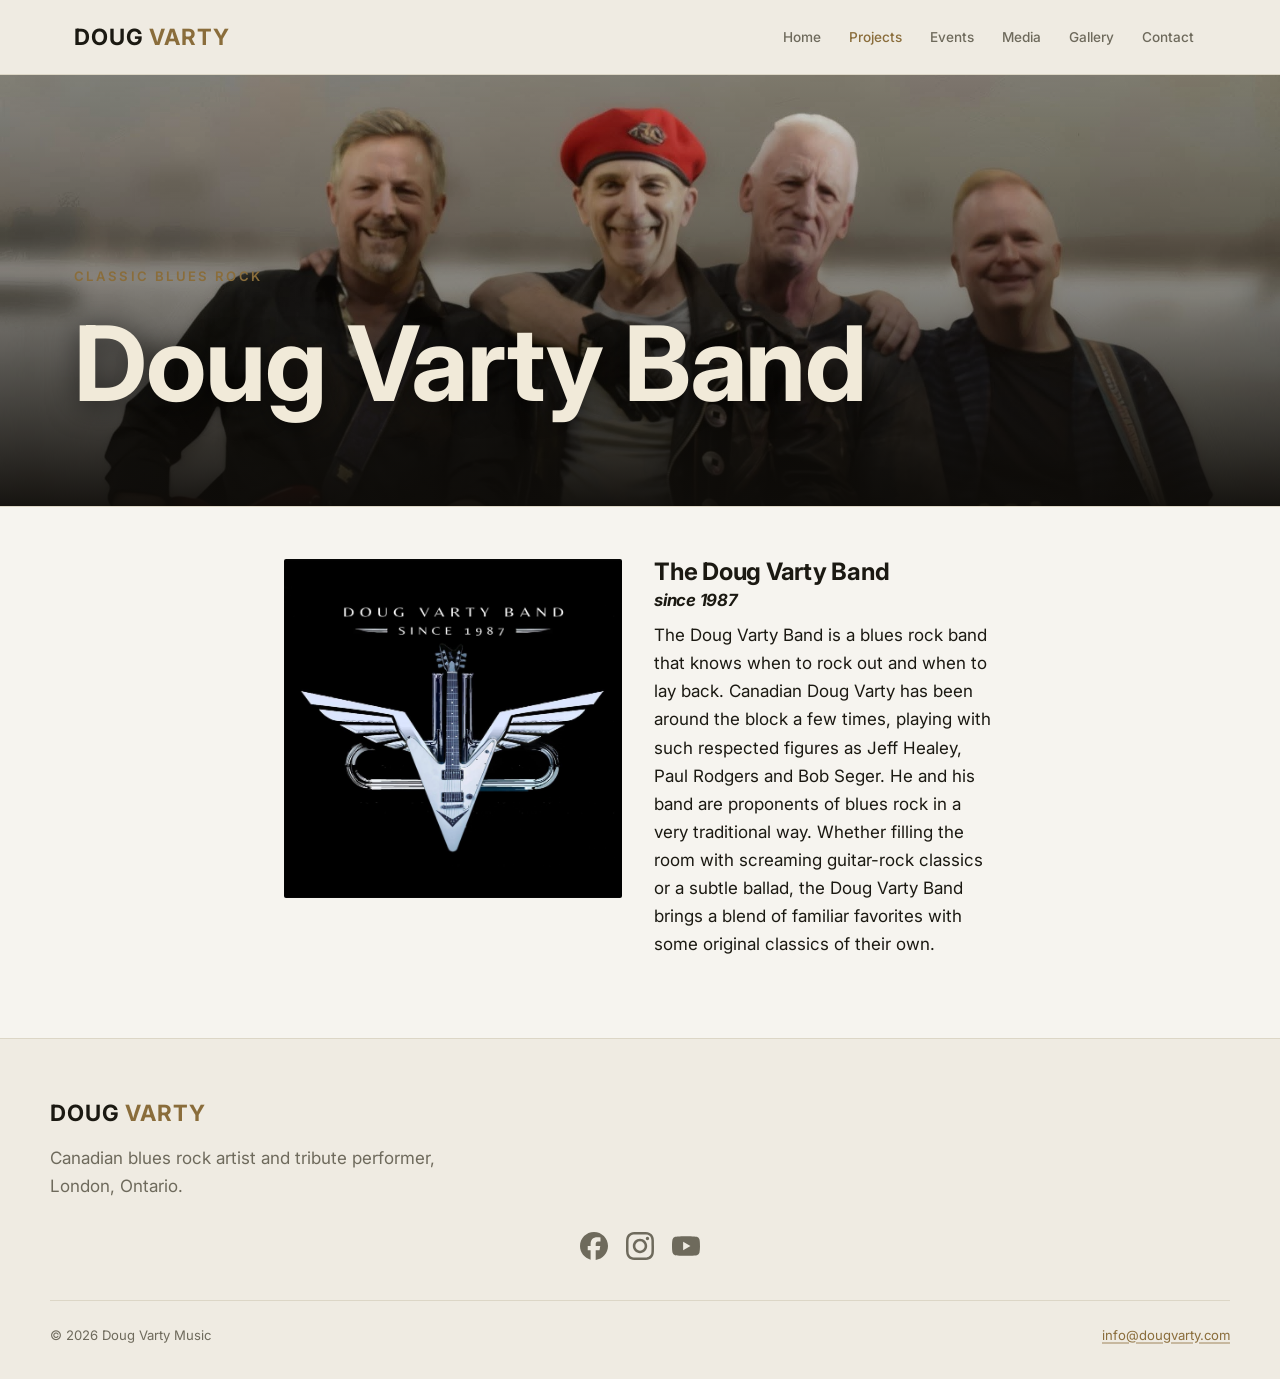
<file: doug-varty-band/index.html>
<!DOCTYPE html>
<html lang="en">
<head>
<meta charset="UTF-8">
<meta name="viewport" content="width=device-width, initial-scale=1.0">
<title>Doug Varty Band — Doug Varty</title>
<meta name="description" content="Doug's own band — traditional blues rock, from screaming guitar rockers to subtle ballads.">
<link rel="stylesheet" href="/css/style.css">

</head>
<body>
<a class="skip-link" href="#main">Skip to content</a>
<header class="site-header">
  <div class="site-header__inner">
    <a class="wordmark" href="/">Doug <span class="accent">Varty</span></a>
    <button class="nav-toggle" aria-expanded="false" aria-controls="main-nav" onclick="document.getElementById('main-nav').classList.toggle('is-open'); this.setAttribute('aria-expanded', this.getAttribute('aria-expanded')==='true'?'false':'true');">Menu ☰</button>
    <nav class="main-nav" id="main-nav">
      <a href="/" class="">Home</a>
      <a href="/projects/" class="is-active">Projects</a>
      <a href="/events/" class="">Events</a>
      <a href="/media/" class="">Media</a>
      <a href="/gallery/" class="">Gallery</a>
      <a href="/contact/" class="">Contact</a>
    </nav>
  </div>
</header>
<main id="main">

<section class="hero hero--page">
  <div class="hero__bg"><img src="/images/dvb-band-2026.jpg" alt=""></div>
  <div class="hero__content">
    <span class="eyebrow">Classic Blues Rock</span>
    <h1>Doug Varty Band</h1>
  </div>
</section>
<article class="prose">
  <div class="feature">
    <img class="feature__logo" src="/images/dvb-logo-since-1987.jpg" alt="Doug Varty Band logo, since 1987">
    <div class="feature__text">
      <h2>The Doug Varty Band <span class="heading-sub">since 1987</span></h2>
      <p>The Doug Varty Band is a blues rock band that knows when to rock out and when to lay back. Canadian Doug Varty has been around the block a few times, playing with such respected figures as Jeff Healey, Paul Rodgers and Bob Seger. He and his band are proponents of blues rock in a very traditional way. Whether filling the room with screaming guitar-rock classics or a subtle ballad, the Doug Varty Band brings a blend of familiar favorites with some original classics of their own.</p>
    </div>
  </div>
</article>

</main>
<footer class="site-footer">
  <div class="footer__grid">
    <div class="footer__brand">
      <a class="wordmark" href="/">Doug <span class="accent">Varty</span></a>
      <p>Canadian blues rock artist and tribute performer, London, Ontario.</p>
    </div>
  </div>
  <div class="social-icons social-icons--footer">
    <a href="https://www.facebook.com/DougVartyMusic" target="_blank" rel="noopener" aria-label="Facebook"><svg viewBox="0 0 24 24" fill="currentColor" aria-hidden="true"><path d="M9.101 23.691v-7.98H6.627v-3.667h2.474v-1.58c0-4.085 1.848-5.978 5.858-5.978.401 0 .955.042 1.468.103a8.68 8.68 0 0 1 1.141.195v3.325a8.623 8.623 0 0 0-.653-.036 26.805 26.805 0 0 0-.733-.009c-.707 0-1.259.096-1.675.309a1.686 1.686 0 0 0-.679.622c-.258.42-.374.995-.374 1.752v1.297h3.919l-.386 2.103-.287 1.564h-3.246v8.245C19.396 23.238 24 18.179 24 12.044c0-6.627-5.373-12-12-12s-12 5.373-12 12c0 5.628 3.874 10.35 9.101 11.647Z"/></svg></a>
    <a href="https://www.instagram.com/dougvarty/" target="_blank" rel="noopener" aria-label="Instagram"><svg viewBox="0 0 24 24" fill="currentColor" aria-hidden="true"><path d="M7.0301.084c-1.2768.0602-2.1487.264-2.911.5634-.7888.3075-1.4575.72-2.1228 1.3877-.6652.6677-1.075 1.3368-1.3802 2.127-.2954.7638-.4956 1.6365-.552 2.914-.0564 1.2775-.0689 1.6882-.0626 4.947.0062 3.2586.0206 3.6671.0825 4.9473.061 1.2765.264 2.1482.5635 2.9107.308.7889.72 1.4573 1.388 2.1228.6679.6655 1.3365 1.0743 2.1285 1.38.7632.295 1.6361.4961 2.9134.552 1.2773.056 1.6884.069 4.9462.0627 3.2578-.0062 3.668-.0207 4.9478-.0814 1.28-.0607 2.147-.2652 2.9098-.5633.7889-.3086 1.4578-.72 2.1228-1.3881.665-.6682 1.0745-1.3378 1.3795-2.1284.2957-.7632.4966-1.636.552-2.9124.056-1.2809.0692-1.6898.063-4.948-.0063-3.2583-.021-3.6668-.0817-4.9465-.0607-1.2797-.264-2.1487-.5633-2.9117-.3084-.7889-.72-1.4568-1.3876-2.1228C21.2982 1.33 20.628.9208 19.8378.6165 19.074.321 18.2017.1197 16.9244.0645 15.6471.0093 15.236-.005 11.977.0014 8.718.0076 8.31.0215 7.0301.0839m.1402 21.6932c-1.17-.0509-1.8053-.2453-2.2287-.408-.5606-.216-.96-.4771-1.3819-.895-.422-.4178-.6811-.8186-.9-1.378-.1644-.4234-.3624-1.058-.4171-2.228-.0595-1.2645-.072-1.6442-.079-4.848-.007-3.2037.0053-3.583.0607-4.848.05-1.169.2456-1.805.408-2.2282.216-.5613.4762-.96.895-1.3816.4188-.4217.8184-.6814 1.3783-.9003.423-.1651 1.0575-.3614 2.227-.4171 1.2655-.06 1.6447-.072 4.848-.079 3.2033-.007 3.5835.005 4.8495.0608 1.169.0508 1.8053.2445 2.228.408.5608.216.96.4754 1.3816.895.4217.4194.6816.8176.9005 1.3787.1653.4217.3617 1.056.4169 2.2263.0602 1.2655.0739 1.645.0796 4.848.0058 3.203-.0055 3.5834-.061 4.848-.051 1.17-.245 1.8055-.408 2.2294-.216.5604-.4763.96-.8954 1.3814-.419.4215-.8181.6811-1.3783.9-.4224.1649-1.0577.3617-2.2262.4174-1.2656.0595-1.6448.072-4.8493.079-3.2045.007-3.5825-.006-4.848-.0608M16.953 5.5864A1.44 1.44 0 1 0 18.39 4.144a1.44 1.44 0 0 0-1.437 1.4424M5.8385 12.012c.0067 3.4032 2.7706 6.1557 6.173 6.1493 3.4026-.0065 6.157-2.7701 6.1506-6.1733-.0065-3.4032-2.771-6.1565-6.174-6.1498-3.403.0067-6.156 2.771-6.1496 6.1738M8 12.0077a4 4 0 1 1 4.008 3.9921A3.9996 3.9996 0 0 1 8 12.0077"/></svg></a>
    <a href="https://www.youtube.com/c/DougVarty" target="_blank" rel="noopener" aria-label="YouTube"><svg viewBox="0 0 24 24" fill="currentColor" aria-hidden="true"><path d="M23.498 6.186a3.016 3.016 0 0 0-2.122-2.136C19.505 3.545 12 3.545 12 3.545s-7.505 0-9.377.505A3.017 3.017 0 0 0 .502 6.186C0 8.07 0 12 0 12s0 3.93.502 5.814a3.016 3.016 0 0 0 2.122 2.136c1.871.505 9.376.505 9.376.505s7.505 0 9.377-.505a3.015 3.015 0 0 0 2.122-2.136C24 15.93 24 12 24 12s0-3.93-.502-5.814zM9.545 15.568V8.432L15.818 12l-6.273 3.568z"/></svg></a>
  </div>
  <div class="footer__bottom">
    <span>&copy; 2026 Doug Varty Music</span>
    <span><a href="mailto:info@dougvarty.com">info@dougvarty.com</a></span>
  </div>
</footer>
</body>
</html>
</file>
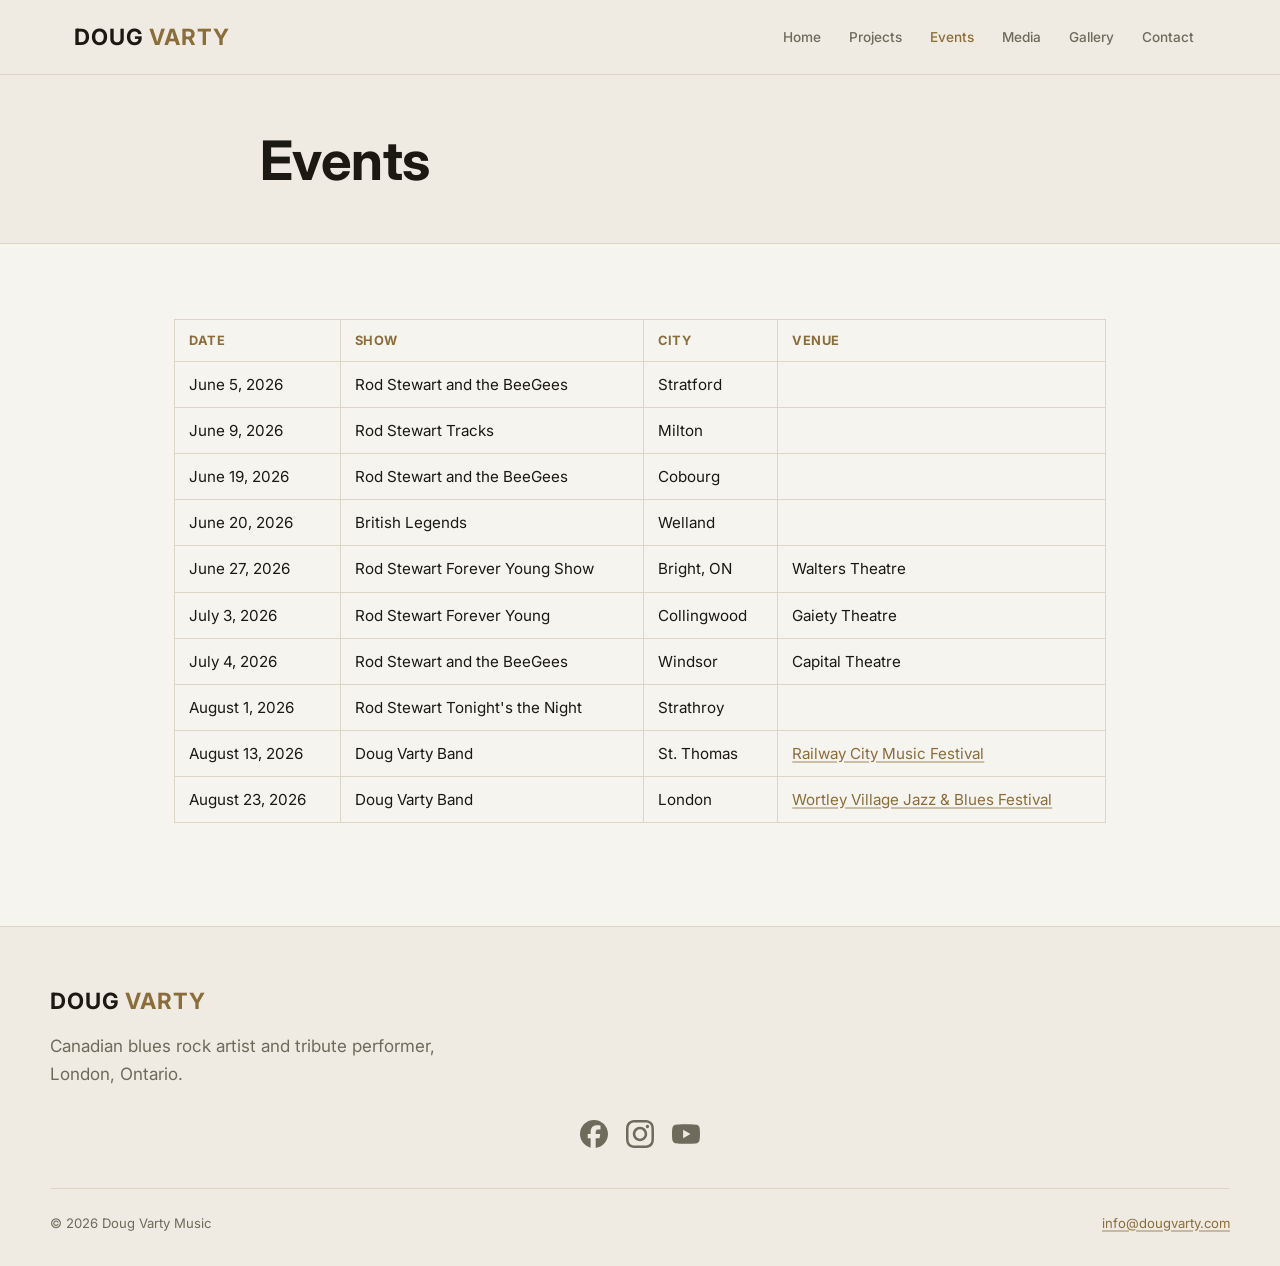
<file: events/index.html>
<!DOCTYPE html>
<html lang="en">
<head>
<meta charset="UTF-8">
<meta name="viewport" content="width=device-width, initial-scale=1.0">
<title>Events — Doug Varty</title>
<meta name="description" content="| Date | Show | City | Venue | |---|---|---|---| | June 5, 2026 | Rod Stewart and the BeeGees | Stratford | | | June 9, 2026 | Rod Stewart Tracks | Milton | |…">
<link rel="stylesheet" href="/css/style.css">

</head>
<body>
<a class="skip-link" href="#main">Skip to content</a>
<header class="site-header">
  <div class="site-header__inner">
    <a class="wordmark" href="/">Doug <span class="accent">Varty</span></a>
    <button class="nav-toggle" aria-expanded="false" aria-controls="main-nav" onclick="document.getElementById('main-nav').classList.toggle('is-open'); this.setAttribute('aria-expanded', this.getAttribute('aria-expanded')==='true'?'false':'true');">Menu ☰</button>
    <nav class="main-nav" id="main-nav">
      <a href="/" class="">Home</a>
      <a href="/projects/" class="">Projects</a>
      <a href="/events/" class="is-active">Events</a>
      <a href="/media/" class="">Media</a>
      <a href="/gallery/" class="">Gallery</a>
      <a href="/contact/" class="">Contact</a>
    </nav>
  </div>
</header>
<main id="main">

<div class="page-header">
  <div class="page-header__inner">
    <h1>Events</h1>
  </div>
</div>
<article class="prose prose--wide">
  <table>
<thead>
<tr>
<th>Date</th>
<th>Show</th>
<th>City</th>
<th>Venue</th>
</tr>
</thead>
<tbody>
<tr>
<td>June 5, 2026</td>
<td>Rod Stewart and the BeeGees</td>
<td>Stratford</td>
<td></td>
</tr>
<tr>
<td>June 9, 2026</td>
<td>Rod Stewart Tracks</td>
<td>Milton</td>
<td></td>
</tr>
<tr>
<td>June 19, 2026</td>
<td>Rod Stewart and the BeeGees</td>
<td>Cobourg</td>
<td></td>
</tr>
<tr>
<td>June 20, 2026</td>
<td>British Legends</td>
<td>Welland</td>
<td></td>
</tr>
<tr>
<td>June 27, 2026</td>
<td>Rod Stewart Forever Young Show</td>
<td>Bright, ON</td>
<td>Walters Theatre</td>
</tr>
<tr>
<td>July 3, 2026</td>
<td>Rod Stewart Forever Young</td>
<td>Collingwood</td>
<td>Gaiety Theatre</td>
</tr>
<tr>
<td>July 4, 2026</td>
<td>Rod Stewart and the BeeGees</td>
<td>Windsor</td>
<td>Capital Theatre</td>
</tr>
<tr>
<td>August 1, 2026</td>
<td>Rod Stewart Tonight's the Night</td>
<td>Strathroy</td>
<td></td>
</tr>
<tr>
<td>August 13, 2026</td>
<td>Doug Varty Band</td>
<td>St. Thomas</td>
<td><a href="https://www.railwaycitymusicandartsfestival.ca/" target="_blank" rel="noopener">Railway City Music Festival</a></td>
</tr>
<tr>
<td>August 23, 2026</td>
<td>Doug Varty Band</td>
<td>London</td>
<td><a href="https://sites.google.com/view/wortleyvillagejazzbluesfest" target="_blank" rel="noopener">Wortley Village Jazz &amp; Blues Festival</a></td>
</tr>
</tbody>
</table>
</article>

</main>
<footer class="site-footer">
  <div class="footer__grid">
    <div class="footer__brand">
      <a class="wordmark" href="/">Doug <span class="accent">Varty</span></a>
      <p>Canadian blues rock artist and tribute performer, London, Ontario.</p>
    </div>
  </div>
  <div class="social-icons social-icons--footer">
    <a href="https://www.facebook.com/DougVartyMusic" target="_blank" rel="noopener" aria-label="Facebook"><svg viewBox="0 0 24 24" fill="currentColor" aria-hidden="true"><path d="M9.101 23.691v-7.98H6.627v-3.667h2.474v-1.58c0-4.085 1.848-5.978 5.858-5.978.401 0 .955.042 1.468.103a8.68 8.68 0 0 1 1.141.195v3.325a8.623 8.623 0 0 0-.653-.036 26.805 26.805 0 0 0-.733-.009c-.707 0-1.259.096-1.675.309a1.686 1.686 0 0 0-.679.622c-.258.42-.374.995-.374 1.752v1.297h3.919l-.386 2.103-.287 1.564h-3.246v8.245C19.396 23.238 24 18.179 24 12.044c0-6.627-5.373-12-12-12s-12 5.373-12 12c0 5.628 3.874 10.35 9.101 11.647Z"/></svg></a>
    <a href="https://www.instagram.com/dougvarty/" target="_blank" rel="noopener" aria-label="Instagram"><svg viewBox="0 0 24 24" fill="currentColor" aria-hidden="true"><path d="M7.0301.084c-1.2768.0602-2.1487.264-2.911.5634-.7888.3075-1.4575.72-2.1228 1.3877-.6652.6677-1.075 1.3368-1.3802 2.127-.2954.7638-.4956 1.6365-.552 2.914-.0564 1.2775-.0689 1.6882-.0626 4.947.0062 3.2586.0206 3.6671.0825 4.9473.061 1.2765.264 2.1482.5635 2.9107.308.7889.72 1.4573 1.388 2.1228.6679.6655 1.3365 1.0743 2.1285 1.38.7632.295 1.6361.4961 2.9134.552 1.2773.056 1.6884.069 4.9462.0627 3.2578-.0062 3.668-.0207 4.9478-.0814 1.28-.0607 2.147-.2652 2.9098-.5633.7889-.3086 1.4578-.72 2.1228-1.3881.665-.6682 1.0745-1.3378 1.3795-2.1284.2957-.7632.4966-1.636.552-2.9124.056-1.2809.0692-1.6898.063-4.948-.0063-3.2583-.021-3.6668-.0817-4.9465-.0607-1.2797-.264-2.1487-.5633-2.9117-.3084-.7889-.72-1.4568-1.3876-2.1228C21.2982 1.33 20.628.9208 19.8378.6165 19.074.321 18.2017.1197 16.9244.0645 15.6471.0093 15.236-.005 11.977.0014 8.718.0076 8.31.0215 7.0301.0839m.1402 21.6932c-1.17-.0509-1.8053-.2453-2.2287-.408-.5606-.216-.96-.4771-1.3819-.895-.422-.4178-.6811-.8186-.9-1.378-.1644-.4234-.3624-1.058-.4171-2.228-.0595-1.2645-.072-1.6442-.079-4.848-.007-3.2037.0053-3.583.0607-4.848.05-1.169.2456-1.805.408-2.2282.216-.5613.4762-.96.895-1.3816.4188-.4217.8184-.6814 1.3783-.9003.423-.1651 1.0575-.3614 2.227-.4171 1.2655-.06 1.6447-.072 4.848-.079 3.2033-.007 3.5835.005 4.8495.0608 1.169.0508 1.8053.2445 2.228.408.5608.216.96.4754 1.3816.895.4217.4194.6816.8176.9005 1.3787.1653.4217.3617 1.056.4169 2.2263.0602 1.2655.0739 1.645.0796 4.848.0058 3.203-.0055 3.5834-.061 4.848-.051 1.17-.245 1.8055-.408 2.2294-.216.5604-.4763.96-.8954 1.3814-.419.4215-.8181.6811-1.3783.9-.4224.1649-1.0577.3617-2.2262.4174-1.2656.0595-1.6448.072-4.8493.079-3.2045.007-3.5825-.006-4.848-.0608M16.953 5.5864A1.44 1.44 0 1 0 18.39 4.144a1.44 1.44 0 0 0-1.437 1.4424M5.8385 12.012c.0067 3.4032 2.7706 6.1557 6.173 6.1493 3.4026-.0065 6.157-2.7701 6.1506-6.1733-.0065-3.4032-2.771-6.1565-6.174-6.1498-3.403.0067-6.156 2.771-6.1496 6.1738M8 12.0077a4 4 0 1 1 4.008 3.9921A3.9996 3.9996 0 0 1 8 12.0077"/></svg></a>
    <a href="https://www.youtube.com/c/DougVarty" target="_blank" rel="noopener" aria-label="YouTube"><svg viewBox="0 0 24 24" fill="currentColor" aria-hidden="true"><path d="M23.498 6.186a3.016 3.016 0 0 0-2.122-2.136C19.505 3.545 12 3.545 12 3.545s-7.505 0-9.377.505A3.017 3.017 0 0 0 .502 6.186C0 8.07 0 12 0 12s0 3.93.502 5.814a3.016 3.016 0 0 0 2.122 2.136c1.871.505 9.376.505 9.376.505s7.505 0 9.377-.505a3.015 3.015 0 0 0 2.122-2.136C24 15.93 24 12 24 12s0-3.93-.502-5.814zM9.545 15.568V8.432L15.818 12l-6.273 3.568z"/></svg></a>
  </div>
  <div class="footer__bottom">
    <span>&copy; 2026 Doug Varty Music</span>
    <span><a href="mailto:info@dougvarty.com">info@dougvarty.com</a></span>
  </div>
</footer>
</body>
</html>
</file>
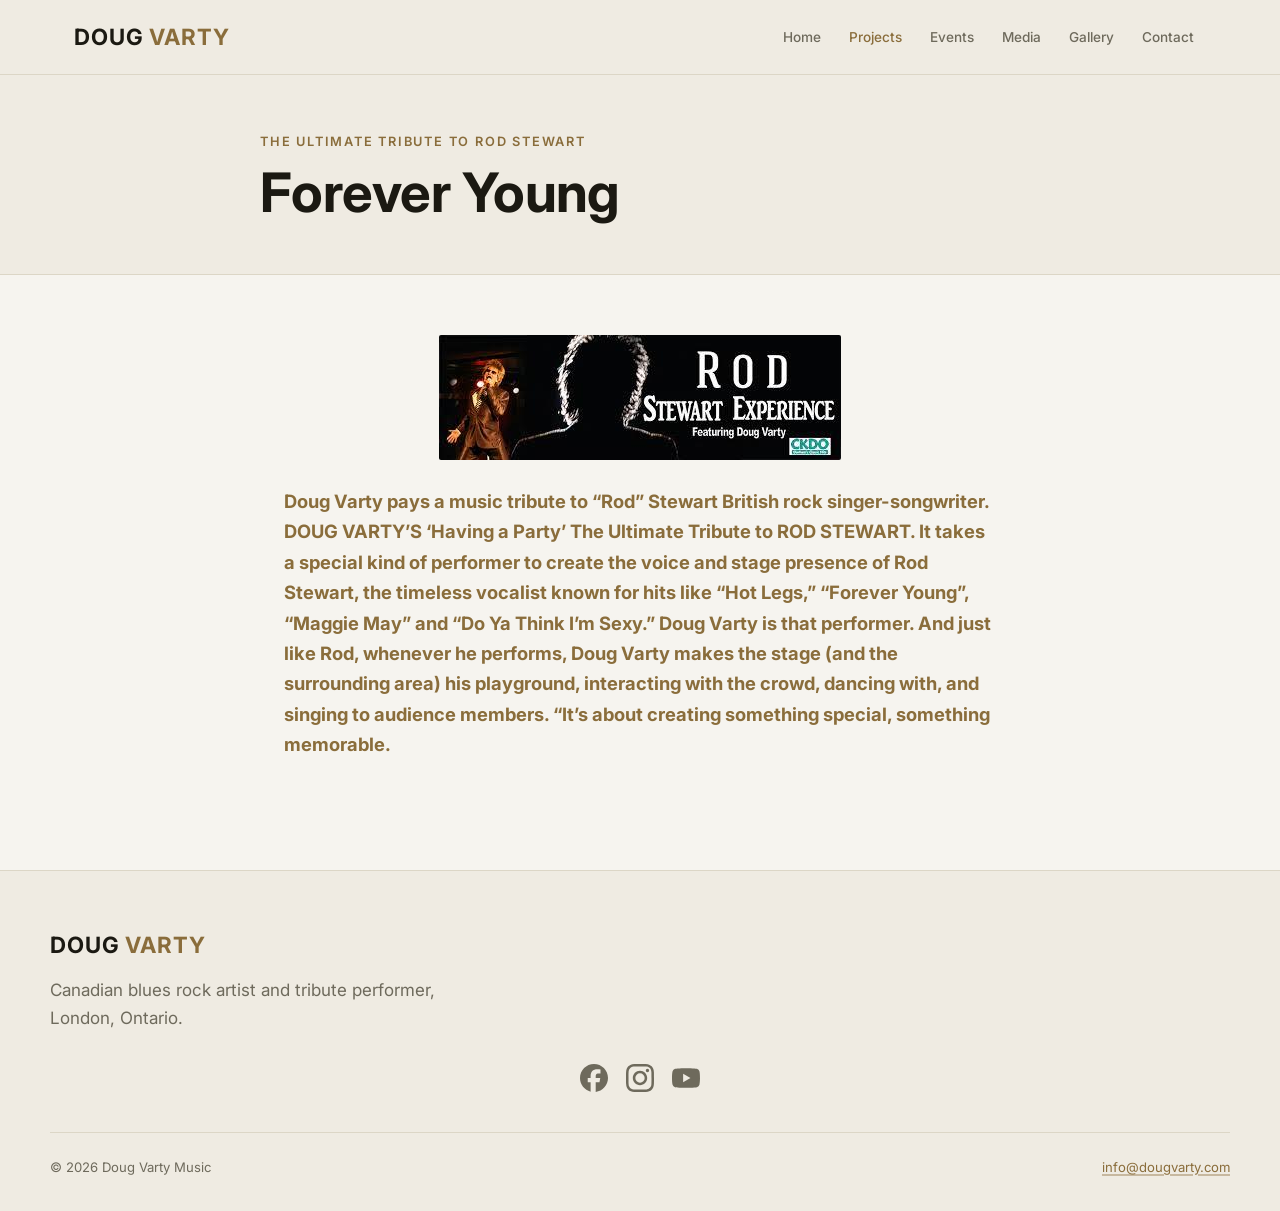
<file: forever-young/index.html>
<!DOCTYPE html>
<html lang="en">
<head>
<meta charset="UTF-8">
<meta name="viewport" content="width=device-width, initial-scale=1.0">
<title>Forever Young — Doug Varty</title>
<meta name="description" content="Doug's electrifying portrayal of Rod Stewart — the voice, the stage presence, the hits.">
<link rel="stylesheet" href="/css/style.css">

</head>
<body>
<a class="skip-link" href="#main">Skip to content</a>
<header class="site-header">
  <div class="site-header__inner">
    <a class="wordmark" href="/">Doug <span class="accent">Varty</span></a>
    <button class="nav-toggle" aria-expanded="false" aria-controls="main-nav" onclick="document.getElementById('main-nav').classList.toggle('is-open'); this.setAttribute('aria-expanded', this.getAttribute('aria-expanded')==='true'?'false':'true');">Menu ☰</button>
    <nav class="main-nav" id="main-nav">
      <a href="/" class="">Home</a>
      <a href="/projects/" class="is-active">Projects</a>
      <a href="/events/" class="">Events</a>
      <a href="/media/" class="">Media</a>
      <a href="/gallery/" class="">Gallery</a>
      <a href="/contact/" class="">Contact</a>
    </nav>
  </div>
</header>
<main id="main">

<div class="page-header">
  <div class="page-header__inner">
    <span class="eyebrow">The Ultimate Tribute to Rod Stewart</span>
    <h1>Forever Young</h1>
  </div>
</div>
<article class="prose">
  
  <p><img alt="" src="/images/Rod2.jpeg" /></p>
<h5>Doug Varty pays a music tribute to “Rod” Stewart British rock singer-songwriter. DOUG VARTY’S ‘Having a Party’ The Ultimate Tribute to ROD STEWART. It takes a special kind of performer to create the voice and stage presence of Rod Stewart, the timeless vocalist known for hits like “Hot Legs,” “Forever Young”, “Maggie May” and “Do Ya Think I’m Sexy.” Doug Varty is that performer. And just like Rod, whenever he performs, Doug Varty makes the stage (and the surrounding area) his playground, interacting with the crowd, dancing with, and singing to audience members. “It’s about creating something special, something memorable.</h5>
</article>

</main>
<footer class="site-footer">
  <div class="footer__grid">
    <div class="footer__brand">
      <a class="wordmark" href="/">Doug <span class="accent">Varty</span></a>
      <p>Canadian blues rock artist and tribute performer, London, Ontario.</p>
    </div>
  </div>
  <div class="social-icons social-icons--footer">
    <a href="https://www.facebook.com/DougVartyMusic" target="_blank" rel="noopener" aria-label="Facebook"><svg viewBox="0 0 24 24" fill="currentColor" aria-hidden="true"><path d="M9.101 23.691v-7.98H6.627v-3.667h2.474v-1.58c0-4.085 1.848-5.978 5.858-5.978.401 0 .955.042 1.468.103a8.68 8.68 0 0 1 1.141.195v3.325a8.623 8.623 0 0 0-.653-.036 26.805 26.805 0 0 0-.733-.009c-.707 0-1.259.096-1.675.309a1.686 1.686 0 0 0-.679.622c-.258.42-.374.995-.374 1.752v1.297h3.919l-.386 2.103-.287 1.564h-3.246v8.245C19.396 23.238 24 18.179 24 12.044c0-6.627-5.373-12-12-12s-12 5.373-12 12c0 5.628 3.874 10.35 9.101 11.647Z"/></svg></a>
    <a href="https://www.instagram.com/dougvarty/" target="_blank" rel="noopener" aria-label="Instagram"><svg viewBox="0 0 24 24" fill="currentColor" aria-hidden="true"><path d="M7.0301.084c-1.2768.0602-2.1487.264-2.911.5634-.7888.3075-1.4575.72-2.1228 1.3877-.6652.6677-1.075 1.3368-1.3802 2.127-.2954.7638-.4956 1.6365-.552 2.914-.0564 1.2775-.0689 1.6882-.0626 4.947.0062 3.2586.0206 3.6671.0825 4.9473.061 1.2765.264 2.1482.5635 2.9107.308.7889.72 1.4573 1.388 2.1228.6679.6655 1.3365 1.0743 2.1285 1.38.7632.295 1.6361.4961 2.9134.552 1.2773.056 1.6884.069 4.9462.0627 3.2578-.0062 3.668-.0207 4.9478-.0814 1.28-.0607 2.147-.2652 2.9098-.5633.7889-.3086 1.4578-.72 2.1228-1.3881.665-.6682 1.0745-1.3378 1.3795-2.1284.2957-.7632.4966-1.636.552-2.9124.056-1.2809.0692-1.6898.063-4.948-.0063-3.2583-.021-3.6668-.0817-4.9465-.0607-1.2797-.264-2.1487-.5633-2.9117-.3084-.7889-.72-1.4568-1.3876-2.1228C21.2982 1.33 20.628.9208 19.8378.6165 19.074.321 18.2017.1197 16.9244.0645 15.6471.0093 15.236-.005 11.977.0014 8.718.0076 8.31.0215 7.0301.0839m.1402 21.6932c-1.17-.0509-1.8053-.2453-2.2287-.408-.5606-.216-.96-.4771-1.3819-.895-.422-.4178-.6811-.8186-.9-1.378-.1644-.4234-.3624-1.058-.4171-2.228-.0595-1.2645-.072-1.6442-.079-4.848-.007-3.2037.0053-3.583.0607-4.848.05-1.169.2456-1.805.408-2.2282.216-.5613.4762-.96.895-1.3816.4188-.4217.8184-.6814 1.3783-.9003.423-.1651 1.0575-.3614 2.227-.4171 1.2655-.06 1.6447-.072 4.848-.079 3.2033-.007 3.5835.005 4.8495.0608 1.169.0508 1.8053.2445 2.228.408.5608.216.96.4754 1.3816.895.4217.4194.6816.8176.9005 1.3787.1653.4217.3617 1.056.4169 2.2263.0602 1.2655.0739 1.645.0796 4.848.0058 3.203-.0055 3.5834-.061 4.848-.051 1.17-.245 1.8055-.408 2.2294-.216.5604-.4763.96-.8954 1.3814-.419.4215-.8181.6811-1.3783.9-.4224.1649-1.0577.3617-2.2262.4174-1.2656.0595-1.6448.072-4.8493.079-3.2045.007-3.5825-.006-4.848-.0608M16.953 5.5864A1.44 1.44 0 1 0 18.39 4.144a1.44 1.44 0 0 0-1.437 1.4424M5.8385 12.012c.0067 3.4032 2.7706 6.1557 6.173 6.1493 3.4026-.0065 6.157-2.7701 6.1506-6.1733-.0065-3.4032-2.771-6.1565-6.174-6.1498-3.403.0067-6.156 2.771-6.1496 6.1738M8 12.0077a4 4 0 1 1 4.008 3.9921A3.9996 3.9996 0 0 1 8 12.0077"/></svg></a>
    <a href="https://www.youtube.com/c/DougVarty" target="_blank" rel="noopener" aria-label="YouTube"><svg viewBox="0 0 24 24" fill="currentColor" aria-hidden="true"><path d="M23.498 6.186a3.016 3.016 0 0 0-2.122-2.136C19.505 3.545 12 3.545 12 3.545s-7.505 0-9.377.505A3.017 3.017 0 0 0 .502 6.186C0 8.07 0 12 0 12s0 3.93.502 5.814a3.016 3.016 0 0 0 2.122 2.136c1.871.505 9.376.505 9.376.505s7.505 0 9.377-.505a3.015 3.015 0 0 0 2.122-2.136C24 15.93 24 12 24 12s0-3.93-.502-5.814zM9.545 15.568V8.432L15.818 12l-6.273 3.568z"/></svg></a>
  </div>
  <div class="footer__bottom">
    <span>&copy; 2026 Doug Varty Music</span>
    <span><a href="mailto:info@dougvarty.com">info@dougvarty.com</a></span>
  </div>
</footer>
</body>
</html>
</file>
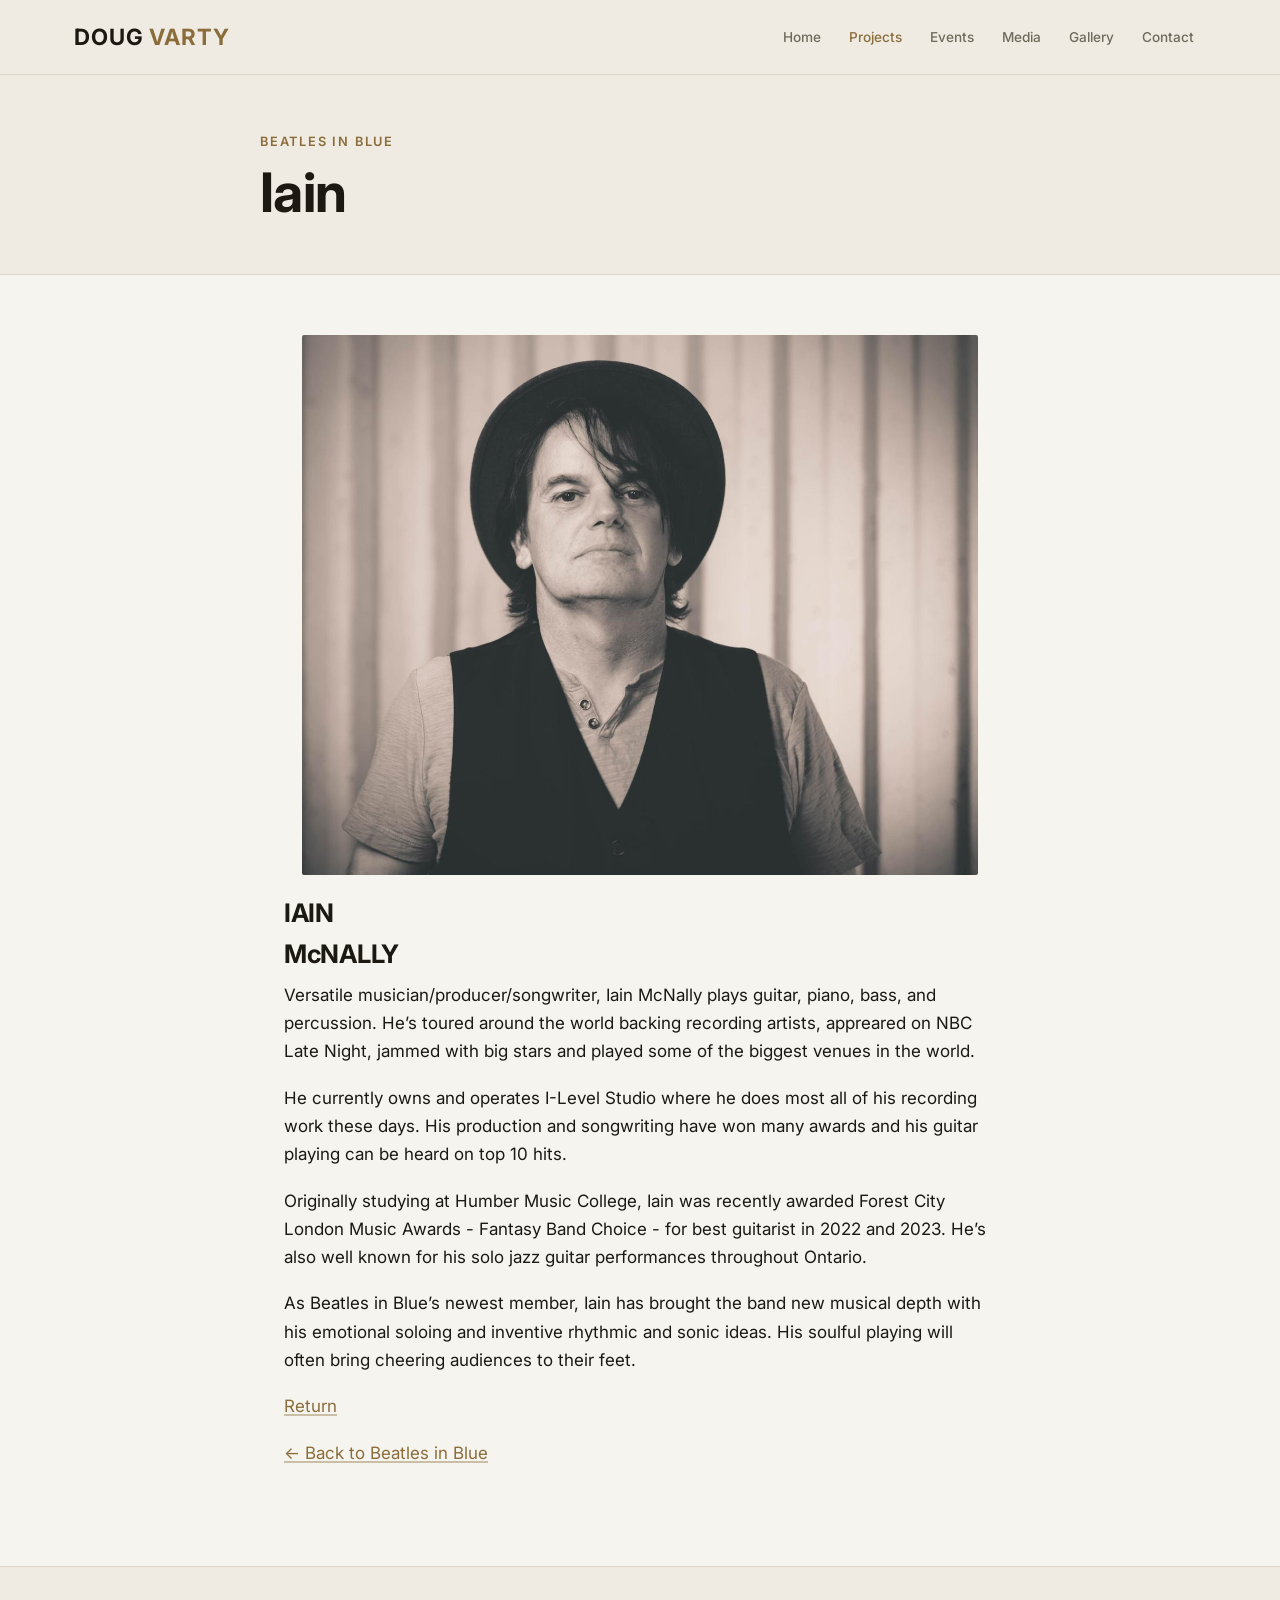
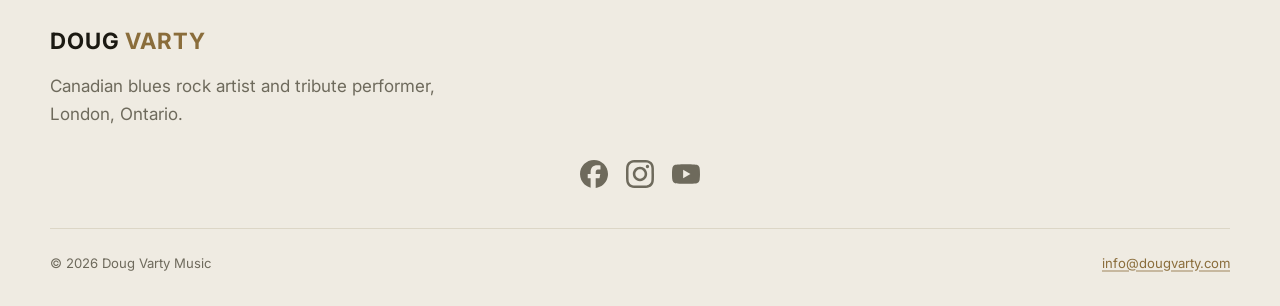
<file: iain/index.html>
<!DOCTYPE html>
<html lang="en">
<head>
<meta charset="UTF-8">
<meta name="viewport" content="width=device-width, initial-scale=1.0">
<title>Iain — Doug Varty</title>
<meta name="description" content="IAIN McNALLY Versatile musician/producer/songwriter, Iain McNally plays guitar, piano, bass, and percussion. He’s toured around the world backing recording…">
<link rel="stylesheet" href="/css/style.css">

</head>
<body>
<a class="skip-link" href="#main">Skip to content</a>
<header class="site-header">
  <div class="site-header__inner">
    <a class="wordmark" href="/">Doug <span class="accent">Varty</span></a>
    <button class="nav-toggle" aria-expanded="false" aria-controls="main-nav" onclick="document.getElementById('main-nav').classList.toggle('is-open'); this.setAttribute('aria-expanded', this.getAttribute('aria-expanded')==='true'?'false':'true');">Menu ☰</button>
    <nav class="main-nav" id="main-nav">
      <a href="/" class="">Home</a>
      <a href="/projects/" class="is-active">Projects</a>
      <a href="/events/" class="">Events</a>
      <a href="/media/" class="">Media</a>
      <a href="/gallery/" class="">Gallery</a>
      <a href="/contact/" class="">Contact</a>
    </nav>
  </div>
</header>
<main id="main">

<div class="page-header">
  <div class="page-header__inner">
    <span class="eyebrow">Beatles in Blue</span>
    <h1>Iain</h1>
  </div>
</div>
<article class="prose">
  <p><img alt="" src="/images/Iain.jpg" /></p>
<h1>IAIN</h1>
<h1>McNALLY</h1>
<p>Versatile musician/producer/songwriter, Iain McNally plays guitar, piano, bass, and percussion. He’s toured around the world backing recording artists, appreared on NBC Late Night, jammed with big stars and played some of the biggest venues in the world.</p>
<p>He currently owns and operates I-Level Studio where he does most all of his recording work these days. His production and songwriting have won many awards and his guitar playing can be heard on top 10 hits.</p>
<p>Originally studying at Humber Music College, Iain was recently awarded Forest City London Music Awards - Fantasy Band Choice - for best guitarist in 2022 and 2023. He’s also well known for his solo jazz guitar performances throughout Ontario.</p>
<p>As Beatles in Blue’s newest member, Iain has brought the band new musical depth with his emotional soloing and inventive rhythmic and sonic ideas. His soulful playing will often bring cheering audiences to their feet.</p>
<p><a href="/beatles-in-blue/">Return</a></p>
  <p><a href="/beatles-in-blue/">&larr; Back to Beatles in Blue</a></p>
</article>

</main>
<footer class="site-footer">
  <div class="footer__grid">
    <div class="footer__brand">
      <a class="wordmark" href="/">Doug <span class="accent">Varty</span></a>
      <p>Canadian blues rock artist and tribute performer, London, Ontario.</p>
    </div>
  </div>
  <div class="social-icons social-icons--footer">
    <a href="https://www.facebook.com/DougVartyMusic" target="_blank" rel="noopener" aria-label="Facebook"><svg viewBox="0 0 24 24" fill="currentColor" aria-hidden="true"><path d="M9.101 23.691v-7.98H6.627v-3.667h2.474v-1.58c0-4.085 1.848-5.978 5.858-5.978.401 0 .955.042 1.468.103a8.68 8.68 0 0 1 1.141.195v3.325a8.623 8.623 0 0 0-.653-.036 26.805 26.805 0 0 0-.733-.009c-.707 0-1.259.096-1.675.309a1.686 1.686 0 0 0-.679.622c-.258.42-.374.995-.374 1.752v1.297h3.919l-.386 2.103-.287 1.564h-3.246v8.245C19.396 23.238 24 18.179 24 12.044c0-6.627-5.373-12-12-12s-12 5.373-12 12c0 5.628 3.874 10.35 9.101 11.647Z"/></svg></a>
    <a href="https://www.instagram.com/dougvarty/" target="_blank" rel="noopener" aria-label="Instagram"><svg viewBox="0 0 24 24" fill="currentColor" aria-hidden="true"><path d="M7.0301.084c-1.2768.0602-2.1487.264-2.911.5634-.7888.3075-1.4575.72-2.1228 1.3877-.6652.6677-1.075 1.3368-1.3802 2.127-.2954.7638-.4956 1.6365-.552 2.914-.0564 1.2775-.0689 1.6882-.0626 4.947.0062 3.2586.0206 3.6671.0825 4.9473.061 1.2765.264 2.1482.5635 2.9107.308.7889.72 1.4573 1.388 2.1228.6679.6655 1.3365 1.0743 2.1285 1.38.7632.295 1.6361.4961 2.9134.552 1.2773.056 1.6884.069 4.9462.0627 3.2578-.0062 3.668-.0207 4.9478-.0814 1.28-.0607 2.147-.2652 2.9098-.5633.7889-.3086 1.4578-.72 2.1228-1.3881.665-.6682 1.0745-1.3378 1.3795-2.1284.2957-.7632.4966-1.636.552-2.9124.056-1.2809.0692-1.6898.063-4.948-.0063-3.2583-.021-3.6668-.0817-4.9465-.0607-1.2797-.264-2.1487-.5633-2.9117-.3084-.7889-.72-1.4568-1.3876-2.1228C21.2982 1.33 20.628.9208 19.8378.6165 19.074.321 18.2017.1197 16.9244.0645 15.6471.0093 15.236-.005 11.977.0014 8.718.0076 8.31.0215 7.0301.0839m.1402 21.6932c-1.17-.0509-1.8053-.2453-2.2287-.408-.5606-.216-.96-.4771-1.3819-.895-.422-.4178-.6811-.8186-.9-1.378-.1644-.4234-.3624-1.058-.4171-2.228-.0595-1.2645-.072-1.6442-.079-4.848-.007-3.2037.0053-3.583.0607-4.848.05-1.169.2456-1.805.408-2.2282.216-.5613.4762-.96.895-1.3816.4188-.4217.8184-.6814 1.3783-.9003.423-.1651 1.0575-.3614 2.227-.4171 1.2655-.06 1.6447-.072 4.848-.079 3.2033-.007 3.5835.005 4.8495.0608 1.169.0508 1.8053.2445 2.228.408.5608.216.96.4754 1.3816.895.4217.4194.6816.8176.9005 1.3787.1653.4217.3617 1.056.4169 2.2263.0602 1.2655.0739 1.645.0796 4.848.0058 3.203-.0055 3.5834-.061 4.848-.051 1.17-.245 1.8055-.408 2.2294-.216.5604-.4763.96-.8954 1.3814-.419.4215-.8181.6811-1.3783.9-.4224.1649-1.0577.3617-2.2262.4174-1.2656.0595-1.6448.072-4.8493.079-3.2045.007-3.5825-.006-4.848-.0608M16.953 5.5864A1.44 1.44 0 1 0 18.39 4.144a1.44 1.44 0 0 0-1.437 1.4424M5.8385 12.012c.0067 3.4032 2.7706 6.1557 6.173 6.1493 3.4026-.0065 6.157-2.7701 6.1506-6.1733-.0065-3.4032-2.771-6.1565-6.174-6.1498-3.403.0067-6.156 2.771-6.1496 6.1738M8 12.0077a4 4 0 1 1 4.008 3.9921A3.9996 3.9996 0 0 1 8 12.0077"/></svg></a>
    <a href="https://www.youtube.com/c/DougVarty" target="_blank" rel="noopener" aria-label="YouTube"><svg viewBox="0 0 24 24" fill="currentColor" aria-hidden="true"><path d="M23.498 6.186a3.016 3.016 0 0 0-2.122-2.136C19.505 3.545 12 3.545 12 3.545s-7.505 0-9.377.505A3.017 3.017 0 0 0 .502 6.186C0 8.07 0 12 0 12s0 3.93.502 5.814a3.016 3.016 0 0 0 2.122 2.136c1.871.505 9.376.505 9.376.505s7.505 0 9.377-.505a3.015 3.015 0 0 0 2.122-2.136C24 15.93 24 12 24 12s0-3.93-.502-5.814zM9.545 15.568V8.432L15.818 12l-6.273 3.568z"/></svg></a>
  </div>
  <div class="footer__bottom">
    <span>&copy; 2026 Doug Varty Music</span>
    <span><a href="mailto:info@dougvarty.com">info@dougvarty.com</a></span>
  </div>
</footer>
</body>
</html>
</file>
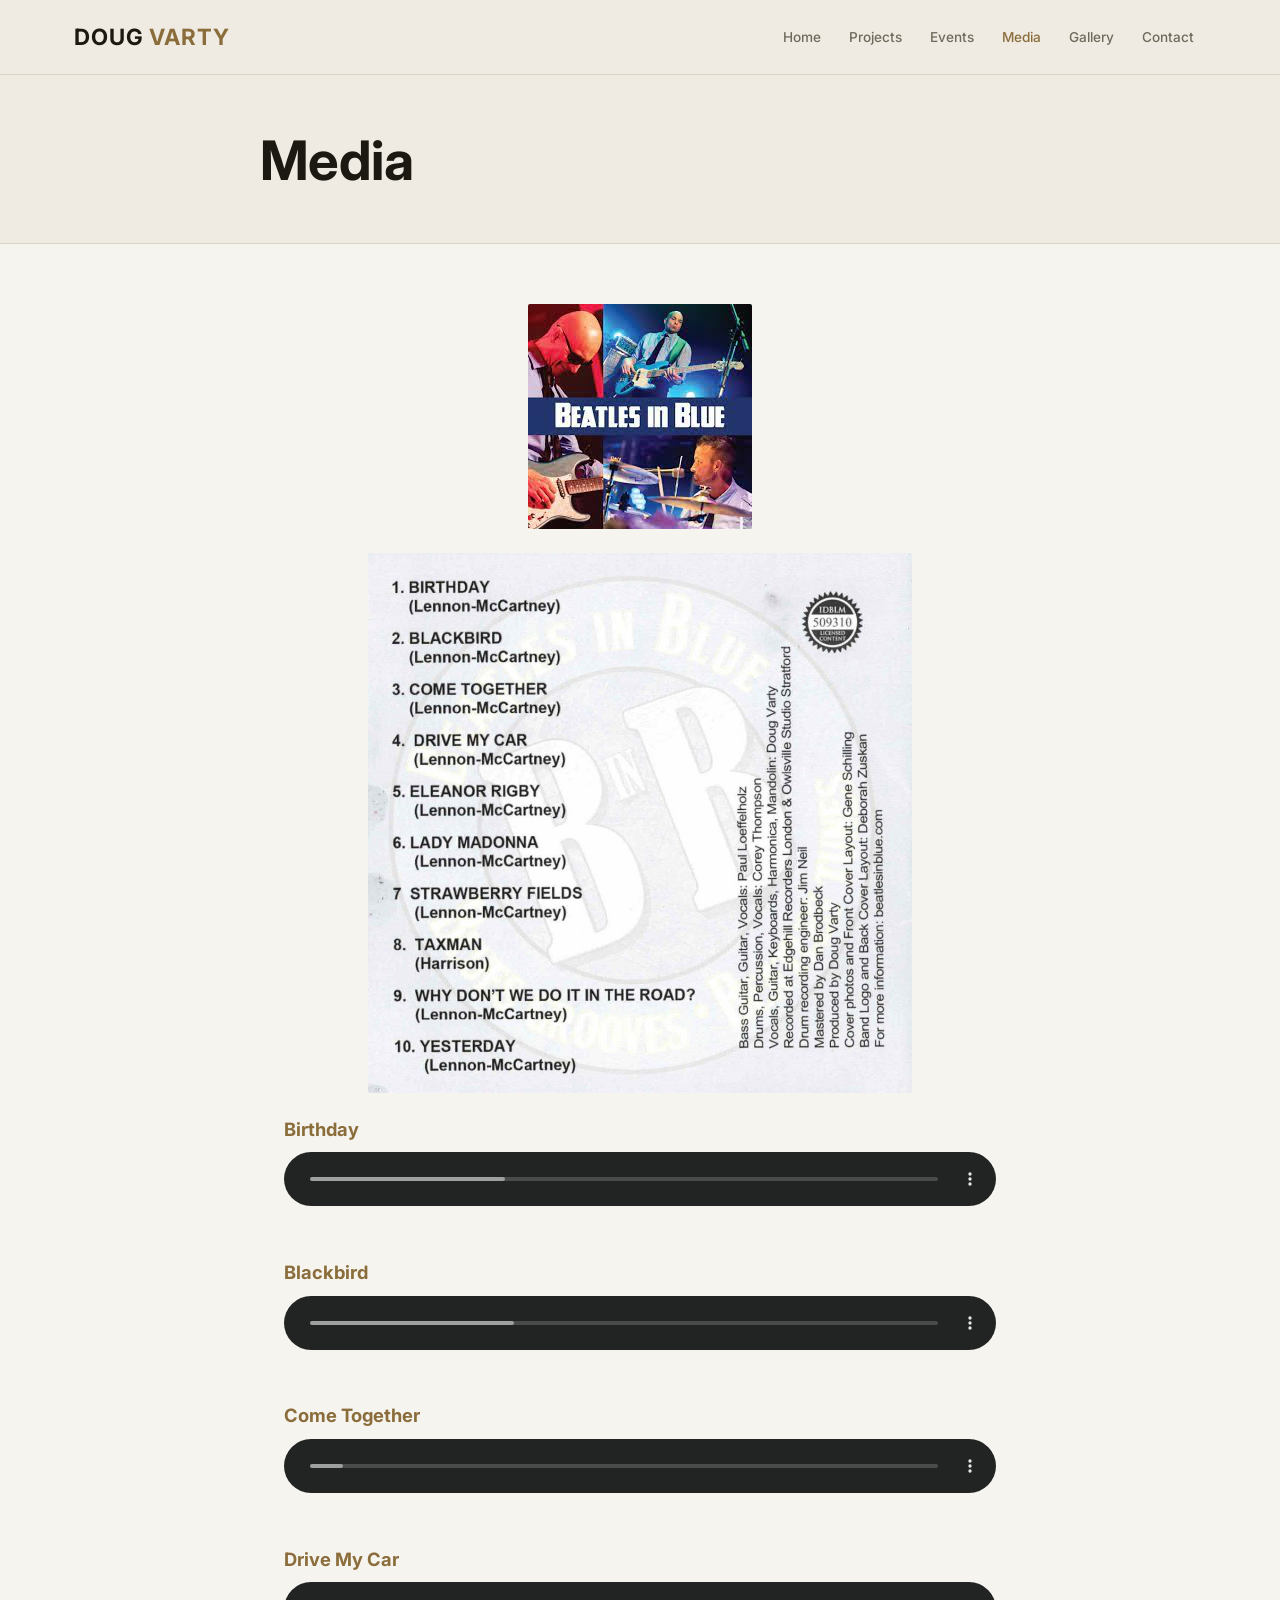
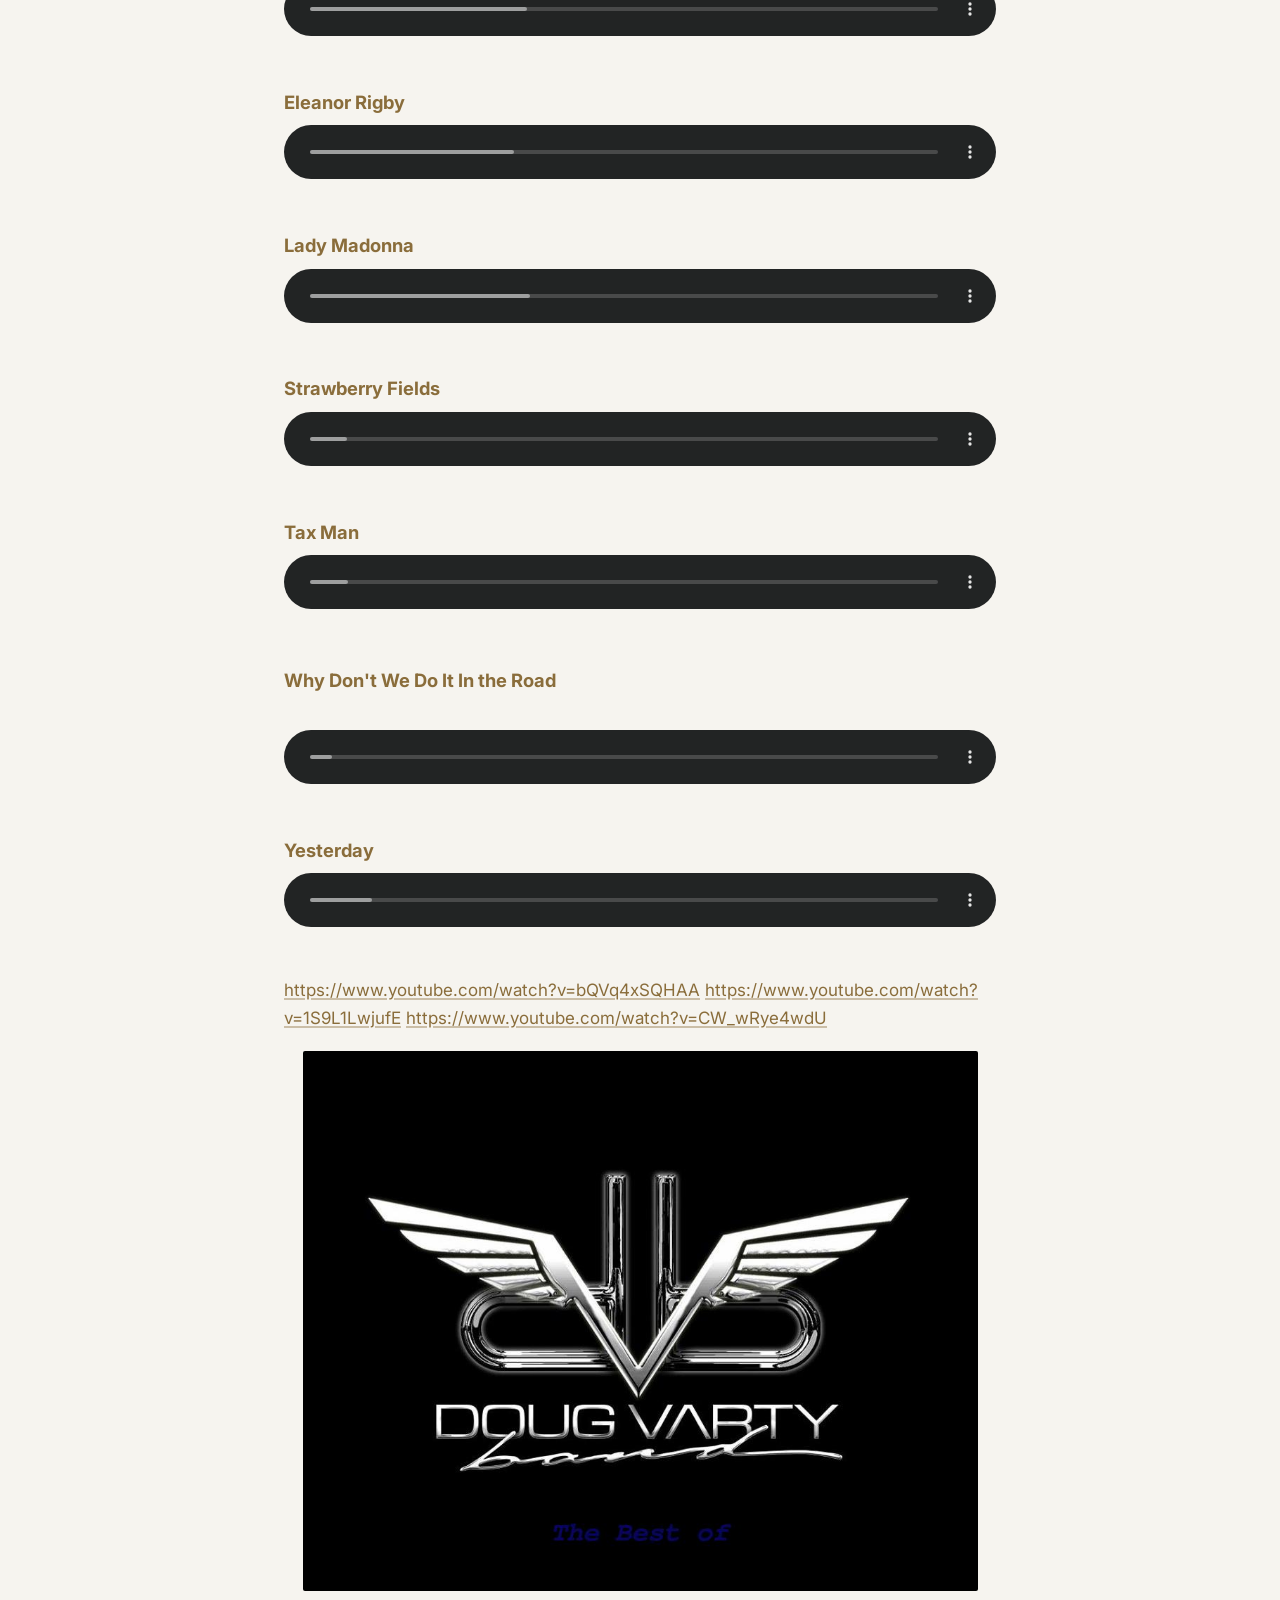
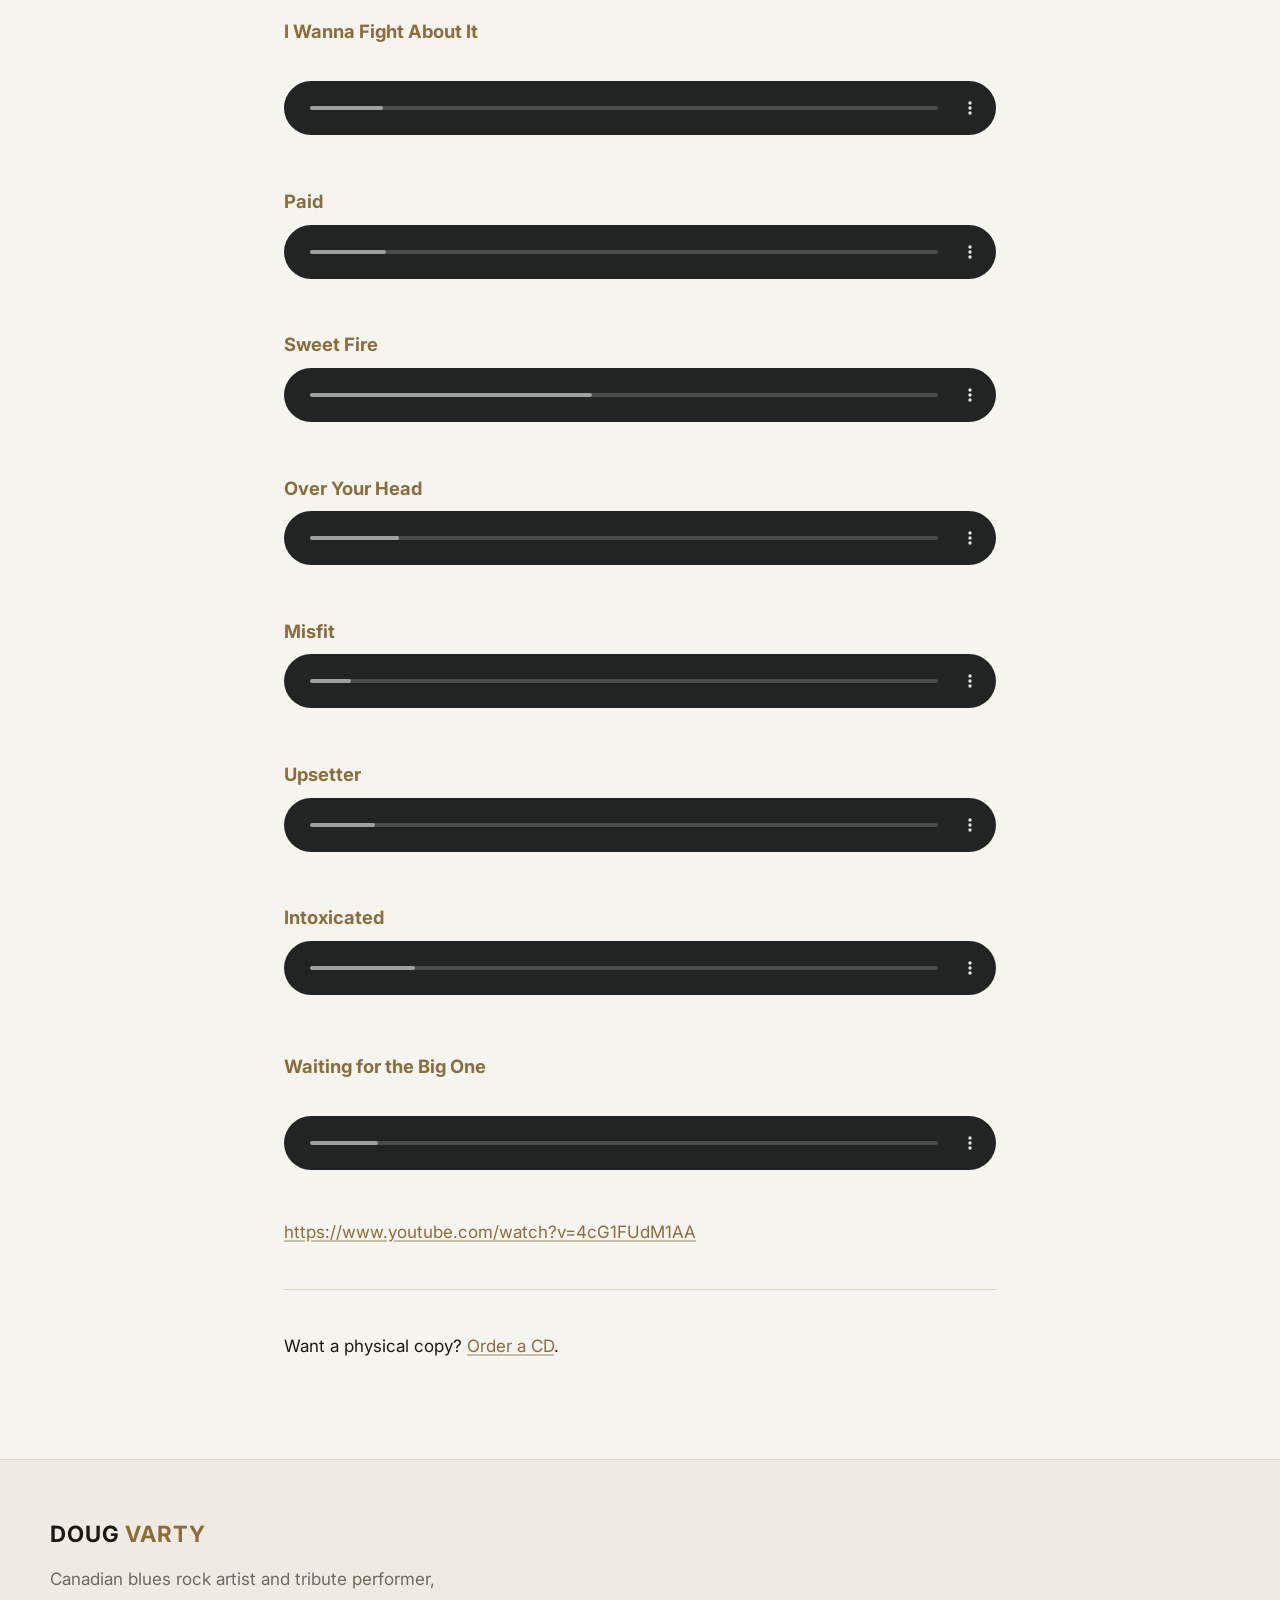
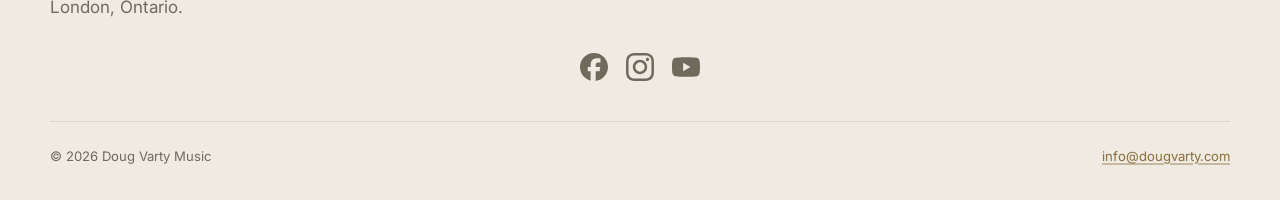
<file: media/index.html>
<!DOCTYPE html>
<html lang="en">
<head>
<meta charset="UTF-8">
<meta name="viewport" content="width=device-width, initial-scale=1.0">
<title>Media — Doug Varty</title>
<meta name="description" content="Listen to music from Doug Varty and Beatles in Blue.">
<link rel="stylesheet" href="/css/style.css">

</head>
<body>
<a class="skip-link" href="#main">Skip to content</a>
<header class="site-header">
  <div class="site-header__inner">
    <a class="wordmark" href="/">Doug <span class="accent">Varty</span></a>
    <button class="nav-toggle" aria-expanded="false" aria-controls="main-nav" onclick="document.getElementById('main-nav').classList.toggle('is-open'); this.setAttribute('aria-expanded', this.getAttribute('aria-expanded')==='true'?'false':'true');">Menu ☰</button>
    <nav class="main-nav" id="main-nav">
      <a href="/" class="">Home</a>
      <a href="/projects/" class="">Projects</a>
      <a href="/events/" class="">Events</a>
      <a href="/media/" class="is-active">Media</a>
      <a href="/gallery/" class="">Gallery</a>
      <a href="/contact/" class="">Contact</a>
    </nav>
  </div>
</header>
<main id="main">

<div class="page-header">
  <div class="page-header__inner">
    <h1>Media</h1>
  </div>
</div>
<article class="prose">
  <p><img alt="" src="/images/bib-album-cover.jpeg" /></p>
<p><img alt="" src="/images/back-of-beatles-in-blue-cd-1.jpg" /></p>
<h4>Birthday</h4>
<p><audio controls="" src="/audio/1-Birthday-short.mp3"></audio></p>
<h4>Blackbird</h4>
<p><audio controls="" src="/audio/2-Blackbird-short.mp3"></audio></p>
<h4>Come Together</h4>
<p><audio controls="" src="/audio/3-Come-Together-short.mp3"></audio></p>
<h4>Drive My Car</h4>
<p><audio controls="" src="/audio/4-Drive-My-Car-short.mp3"></audio></p>
<h4>Eleanor Rigby</h4>
<p><audio controls="" src="/audio/5-Eleanor-Rigby-short.mp3"></audio></p>
<h4>Lady Madonna</h4>
<p><audio controls="" src="/audio/Lady-Madonna-short.mp3"></audio></p>
<h4>Strawberry Fields</h4>
<p><audio controls="" src="/audio/Strawberry-Fields-short.mp3"></audio></p>
<h4>Tax Man</h4>
<p><audio controls="" src="/audio/Tax-Man-short.mp3"></audio></p>
<h5>Why Don't We Do It In the Road</h5>
<p><audio controls="" src="/audio/Why-Dont-We-Do-It-on-the-Road-short.mp3"></audio></p>
<h4>Yesterday</h4>
<p><audio controls="" src="/audio/Yesterday-short.mp3"></audio></p>
<p><a href="https://www.youtube.com/watch?v=bQVq4xSQHAA">https://www.youtube.com/watch?v=bQVq4xSQHAA</a>
<a href="https://www.youtube.com/watch?v=1S9L1LwjufE">https://www.youtube.com/watch?v=1S9L1LwjufE</a>
<a href="https://www.youtube.com/watch?v=CW_wRye4wdU">https://www.youtube.com/watch?v=CW_wRye4wdU</a></p>
<p><img alt="" src="/images/best-of-cover.jpg" /></p>
<h5>I Wanna Fight About It</h5>
<p><audio controls="" src="/audio/1-I-Wanna-Fight-About-It-shor.mp3"></audio></p>
<h4>Paid</h4>
<p><audio controls="" src="/audio/2-Paid-shoirt.mp3"></audio></p>
<h4>Sweet Fire</h4>
<p><audio controls="" src="/audio/3-Sweet-Fire-short.mp3"></audio></p>
<h4>Over Your Head</h4>
<p><audio controls="" src="/audio/4-Over-Your-Head-short.mp3"></audio></p>
<h4>Misfit</h4>
<p><audio controls="" src="/audio/5-Misfit-short.mp3"></audio></p>
<h4>Upsetter</h4>
<p><audio controls="" src="/audio/6-Upsetter-short.mp3"></audio></p>
<h4>Intoxicated</h4>
<p><audio controls="" src="/audio/7-Intoxicated-short.mp3"></audio></p>
<h5>Waiting for the Big One</h5>
<p><audio controls="" src="/audio/8-Waiting-for-the-Big-One-short.mp3"></audio></p>
<p><a href="https://www.youtube.com/watch?v=4cG1FUdM1AA">https://www.youtube.com/watch?v=4cG1FUdM1AA</a></p>
  <hr>
  <p>Want a physical copy? <a href="/order-cd/">Order a CD</a>.</p>
</article>

</main>
<footer class="site-footer">
  <div class="footer__grid">
    <div class="footer__brand">
      <a class="wordmark" href="/">Doug <span class="accent">Varty</span></a>
      <p>Canadian blues rock artist and tribute performer, London, Ontario.</p>
    </div>
  </div>
  <div class="social-icons social-icons--footer">
    <a href="https://www.facebook.com/DougVartyMusic" target="_blank" rel="noopener" aria-label="Facebook"><svg viewBox="0 0 24 24" fill="currentColor" aria-hidden="true"><path d="M9.101 23.691v-7.98H6.627v-3.667h2.474v-1.58c0-4.085 1.848-5.978 5.858-5.978.401 0 .955.042 1.468.103a8.68 8.68 0 0 1 1.141.195v3.325a8.623 8.623 0 0 0-.653-.036 26.805 26.805 0 0 0-.733-.009c-.707 0-1.259.096-1.675.309a1.686 1.686 0 0 0-.679.622c-.258.42-.374.995-.374 1.752v1.297h3.919l-.386 2.103-.287 1.564h-3.246v8.245C19.396 23.238 24 18.179 24 12.044c0-6.627-5.373-12-12-12s-12 5.373-12 12c0 5.628 3.874 10.35 9.101 11.647Z"/></svg></a>
    <a href="https://www.instagram.com/dougvarty/" target="_blank" rel="noopener" aria-label="Instagram"><svg viewBox="0 0 24 24" fill="currentColor" aria-hidden="true"><path d="M7.0301.084c-1.2768.0602-2.1487.264-2.911.5634-.7888.3075-1.4575.72-2.1228 1.3877-.6652.6677-1.075 1.3368-1.3802 2.127-.2954.7638-.4956 1.6365-.552 2.914-.0564 1.2775-.0689 1.6882-.0626 4.947.0062 3.2586.0206 3.6671.0825 4.9473.061 1.2765.264 2.1482.5635 2.9107.308.7889.72 1.4573 1.388 2.1228.6679.6655 1.3365 1.0743 2.1285 1.38.7632.295 1.6361.4961 2.9134.552 1.2773.056 1.6884.069 4.9462.0627 3.2578-.0062 3.668-.0207 4.9478-.0814 1.28-.0607 2.147-.2652 2.9098-.5633.7889-.3086 1.4578-.72 2.1228-1.3881.665-.6682 1.0745-1.3378 1.3795-2.1284.2957-.7632.4966-1.636.552-2.9124.056-1.2809.0692-1.6898.063-4.948-.0063-3.2583-.021-3.6668-.0817-4.9465-.0607-1.2797-.264-2.1487-.5633-2.9117-.3084-.7889-.72-1.4568-1.3876-2.1228C21.2982 1.33 20.628.9208 19.8378.6165 19.074.321 18.2017.1197 16.9244.0645 15.6471.0093 15.236-.005 11.977.0014 8.718.0076 8.31.0215 7.0301.0839m.1402 21.6932c-1.17-.0509-1.8053-.2453-2.2287-.408-.5606-.216-.96-.4771-1.3819-.895-.422-.4178-.6811-.8186-.9-1.378-.1644-.4234-.3624-1.058-.4171-2.228-.0595-1.2645-.072-1.6442-.079-4.848-.007-3.2037.0053-3.583.0607-4.848.05-1.169.2456-1.805.408-2.2282.216-.5613.4762-.96.895-1.3816.4188-.4217.8184-.6814 1.3783-.9003.423-.1651 1.0575-.3614 2.227-.4171 1.2655-.06 1.6447-.072 4.848-.079 3.2033-.007 3.5835.005 4.8495.0608 1.169.0508 1.8053.2445 2.228.408.5608.216.96.4754 1.3816.895.4217.4194.6816.8176.9005 1.3787.1653.4217.3617 1.056.4169 2.2263.0602 1.2655.0739 1.645.0796 4.848.0058 3.203-.0055 3.5834-.061 4.848-.051 1.17-.245 1.8055-.408 2.2294-.216.5604-.4763.96-.8954 1.3814-.419.4215-.8181.6811-1.3783.9-.4224.1649-1.0577.3617-2.2262.4174-1.2656.0595-1.6448.072-4.8493.079-3.2045.007-3.5825-.006-4.848-.0608M16.953 5.5864A1.44 1.44 0 1 0 18.39 4.144a1.44 1.44 0 0 0-1.437 1.4424M5.8385 12.012c.0067 3.4032 2.7706 6.1557 6.173 6.1493 3.4026-.0065 6.157-2.7701 6.1506-6.1733-.0065-3.4032-2.771-6.1565-6.174-6.1498-3.403.0067-6.156 2.771-6.1496 6.1738M8 12.0077a4 4 0 1 1 4.008 3.9921A3.9996 3.9996 0 0 1 8 12.0077"/></svg></a>
    <a href="https://www.youtube.com/c/DougVarty" target="_blank" rel="noopener" aria-label="YouTube"><svg viewBox="0 0 24 24" fill="currentColor" aria-hidden="true"><path d="M23.498 6.186a3.016 3.016 0 0 0-2.122-2.136C19.505 3.545 12 3.545 12 3.545s-7.505 0-9.377.505A3.017 3.017 0 0 0 .502 6.186C0 8.07 0 12 0 12s0 3.93.502 5.814a3.016 3.016 0 0 0 2.122 2.136c1.871.505 9.376.505 9.376.505s7.505 0 9.377-.505a3.015 3.015 0 0 0 2.122-2.136C24 15.93 24 12 24 12s0-3.93-.502-5.814zM9.545 15.568V8.432L15.818 12l-6.273 3.568z"/></svg></a>
  </div>
  <div class="footer__bottom">
    <span>&copy; 2026 Doug Varty Music</span>
    <span><a href="mailto:info@dougvarty.com">info@dougvarty.com</a></span>
  </div>
</footer>
</body>
</html>
</file>
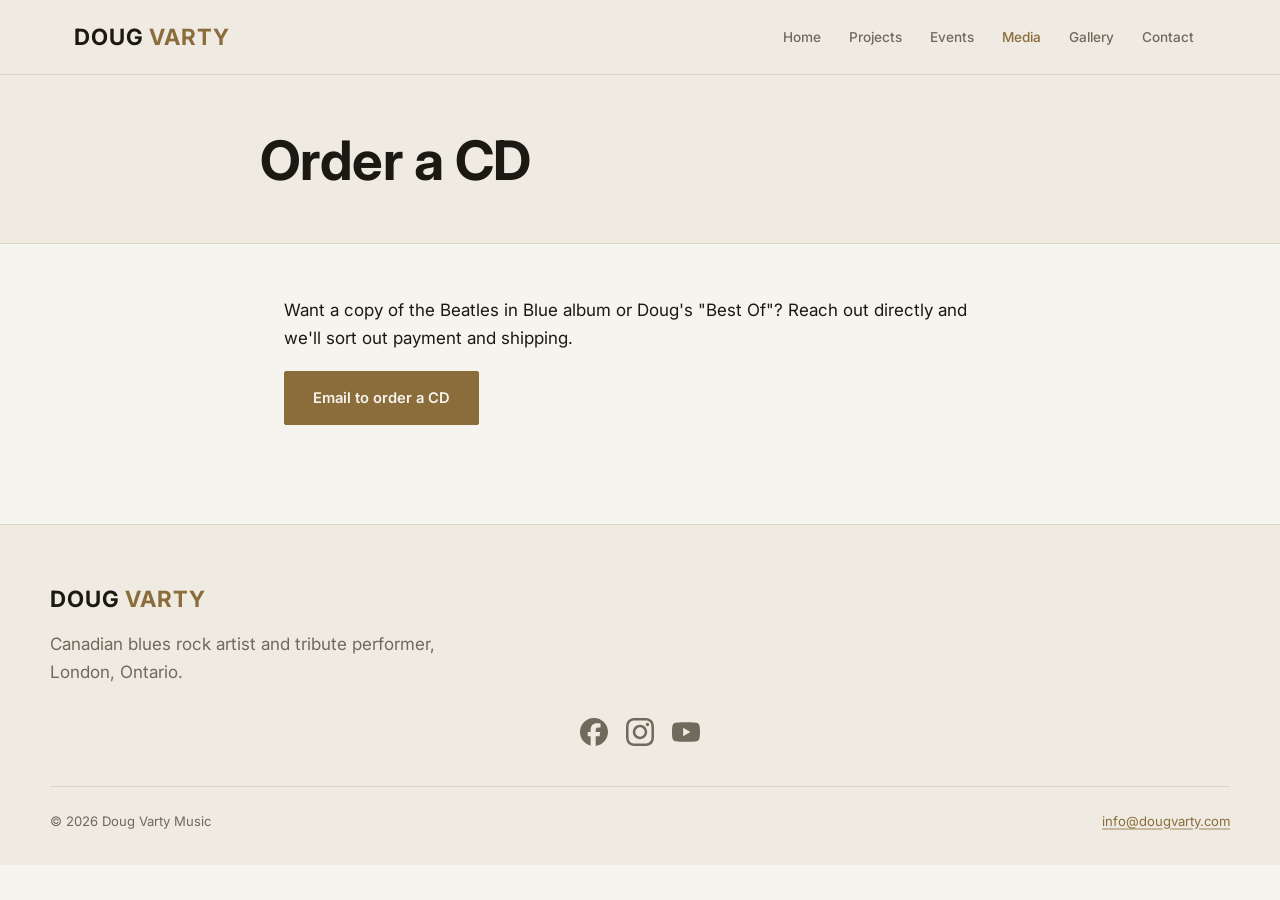
<file: order-cd/index.html>
<!DOCTYPE html>
<html lang="en">
<head>
<meta charset="UTF-8">
<meta name="viewport" content="width=device-width, initial-scale=1.0">
<title>Order a CD — Doug Varty</title>
<meta name="description" content="Order Doug Varty's music on CD.">
<link rel="stylesheet" href="/css/style.css">

</head>
<body>
<a class="skip-link" href="#main">Skip to content</a>
<header class="site-header">
  <div class="site-header__inner">
    <a class="wordmark" href="/">Doug <span class="accent">Varty</span></a>
    <button class="nav-toggle" aria-expanded="false" aria-controls="main-nav" onclick="document.getElementById('main-nav').classList.toggle('is-open'); this.setAttribute('aria-expanded', this.getAttribute('aria-expanded')==='true'?'false':'true');">Menu ☰</button>
    <nav class="main-nav" id="main-nav">
      <a href="/" class="">Home</a>
      <a href="/projects/" class="">Projects</a>
      <a href="/events/" class="">Events</a>
      <a href="/media/" class="is-active">Media</a>
      <a href="/gallery/" class="">Gallery</a>
      <a href="/contact/" class="">Contact</a>
    </nav>
  </div>
</header>
<main id="main">

<div class="page-header">
  <div class="page-header__inner">
    <h1>Order a CD</h1>
  </div>
</div>
<article class="prose">
  <p>Want a copy of the Beatles in Blue album or Doug's "Best Of"? Reach out directly and we'll sort out payment and shipping.</p>
  <p><a class="btn btn--primary" href="mailto:info@dougvarty.com?subject=CD%20Order">Email to order a CD</a></p>
</article>

</main>
<footer class="site-footer">
  <div class="footer__grid">
    <div class="footer__brand">
      <a class="wordmark" href="/">Doug <span class="accent">Varty</span></a>
      <p>Canadian blues rock artist and tribute performer, London, Ontario.</p>
    </div>
  </div>
  <div class="social-icons social-icons--footer">
    <a href="https://www.facebook.com/DougVartyMusic" target="_blank" rel="noopener" aria-label="Facebook"><svg viewBox="0 0 24 24" fill="currentColor" aria-hidden="true"><path d="M9.101 23.691v-7.98H6.627v-3.667h2.474v-1.58c0-4.085 1.848-5.978 5.858-5.978.401 0 .955.042 1.468.103a8.68 8.68 0 0 1 1.141.195v3.325a8.623 8.623 0 0 0-.653-.036 26.805 26.805 0 0 0-.733-.009c-.707 0-1.259.096-1.675.309a1.686 1.686 0 0 0-.679.622c-.258.42-.374.995-.374 1.752v1.297h3.919l-.386 2.103-.287 1.564h-3.246v8.245C19.396 23.238 24 18.179 24 12.044c0-6.627-5.373-12-12-12s-12 5.373-12 12c0 5.628 3.874 10.35 9.101 11.647Z"/></svg></a>
    <a href="https://www.instagram.com/dougvarty/" target="_blank" rel="noopener" aria-label="Instagram"><svg viewBox="0 0 24 24" fill="currentColor" aria-hidden="true"><path d="M7.0301.084c-1.2768.0602-2.1487.264-2.911.5634-.7888.3075-1.4575.72-2.1228 1.3877-.6652.6677-1.075 1.3368-1.3802 2.127-.2954.7638-.4956 1.6365-.552 2.914-.0564 1.2775-.0689 1.6882-.0626 4.947.0062 3.2586.0206 3.6671.0825 4.9473.061 1.2765.264 2.1482.5635 2.9107.308.7889.72 1.4573 1.388 2.1228.6679.6655 1.3365 1.0743 2.1285 1.38.7632.295 1.6361.4961 2.9134.552 1.2773.056 1.6884.069 4.9462.0627 3.2578-.0062 3.668-.0207 4.9478-.0814 1.28-.0607 2.147-.2652 2.9098-.5633.7889-.3086 1.4578-.72 2.1228-1.3881.665-.6682 1.0745-1.3378 1.3795-2.1284.2957-.7632.4966-1.636.552-2.9124.056-1.2809.0692-1.6898.063-4.948-.0063-3.2583-.021-3.6668-.0817-4.9465-.0607-1.2797-.264-2.1487-.5633-2.9117-.3084-.7889-.72-1.4568-1.3876-2.1228C21.2982 1.33 20.628.9208 19.8378.6165 19.074.321 18.2017.1197 16.9244.0645 15.6471.0093 15.236-.005 11.977.0014 8.718.0076 8.31.0215 7.0301.0839m.1402 21.6932c-1.17-.0509-1.8053-.2453-2.2287-.408-.5606-.216-.96-.4771-1.3819-.895-.422-.4178-.6811-.8186-.9-1.378-.1644-.4234-.3624-1.058-.4171-2.228-.0595-1.2645-.072-1.6442-.079-4.848-.007-3.2037.0053-3.583.0607-4.848.05-1.169.2456-1.805.408-2.2282.216-.5613.4762-.96.895-1.3816.4188-.4217.8184-.6814 1.3783-.9003.423-.1651 1.0575-.3614 2.227-.4171 1.2655-.06 1.6447-.072 4.848-.079 3.2033-.007 3.5835.005 4.8495.0608 1.169.0508 1.8053.2445 2.228.408.5608.216.96.4754 1.3816.895.4217.4194.6816.8176.9005 1.3787.1653.4217.3617 1.056.4169 2.2263.0602 1.2655.0739 1.645.0796 4.848.0058 3.203-.0055 3.5834-.061 4.848-.051 1.17-.245 1.8055-.408 2.2294-.216.5604-.4763.96-.8954 1.3814-.419.4215-.8181.6811-1.3783.9-.4224.1649-1.0577.3617-2.2262.4174-1.2656.0595-1.6448.072-4.8493.079-3.2045.007-3.5825-.006-4.848-.0608M16.953 5.5864A1.44 1.44 0 1 0 18.39 4.144a1.44 1.44 0 0 0-1.437 1.4424M5.8385 12.012c.0067 3.4032 2.7706 6.1557 6.173 6.1493 3.4026-.0065 6.157-2.7701 6.1506-6.1733-.0065-3.4032-2.771-6.1565-6.174-6.1498-3.403.0067-6.156 2.771-6.1496 6.1738M8 12.0077a4 4 0 1 1 4.008 3.9921A3.9996 3.9996 0 0 1 8 12.0077"/></svg></a>
    <a href="https://www.youtube.com/c/DougVarty" target="_blank" rel="noopener" aria-label="YouTube"><svg viewBox="0 0 24 24" fill="currentColor" aria-hidden="true"><path d="M23.498 6.186a3.016 3.016 0 0 0-2.122-2.136C19.505 3.545 12 3.545 12 3.545s-7.505 0-9.377.505A3.017 3.017 0 0 0 .502 6.186C0 8.07 0 12 0 12s0 3.93.502 5.814a3.016 3.016 0 0 0 2.122 2.136c1.871.505 9.376.505 9.376.505s7.505 0 9.377-.505a3.015 3.015 0 0 0 2.122-2.136C24 15.93 24 12 24 12s0-3.93-.502-5.814zM9.545 15.568V8.432L15.818 12l-6.273 3.568z"/></svg></a>
  </div>
  <div class="footer__bottom">
    <span>&copy; 2026 Doug Varty Music</span>
    <span><a href="mailto:info@dougvarty.com">info@dougvarty.com</a></span>
  </div>
</footer>
</body>
</html>
</file>
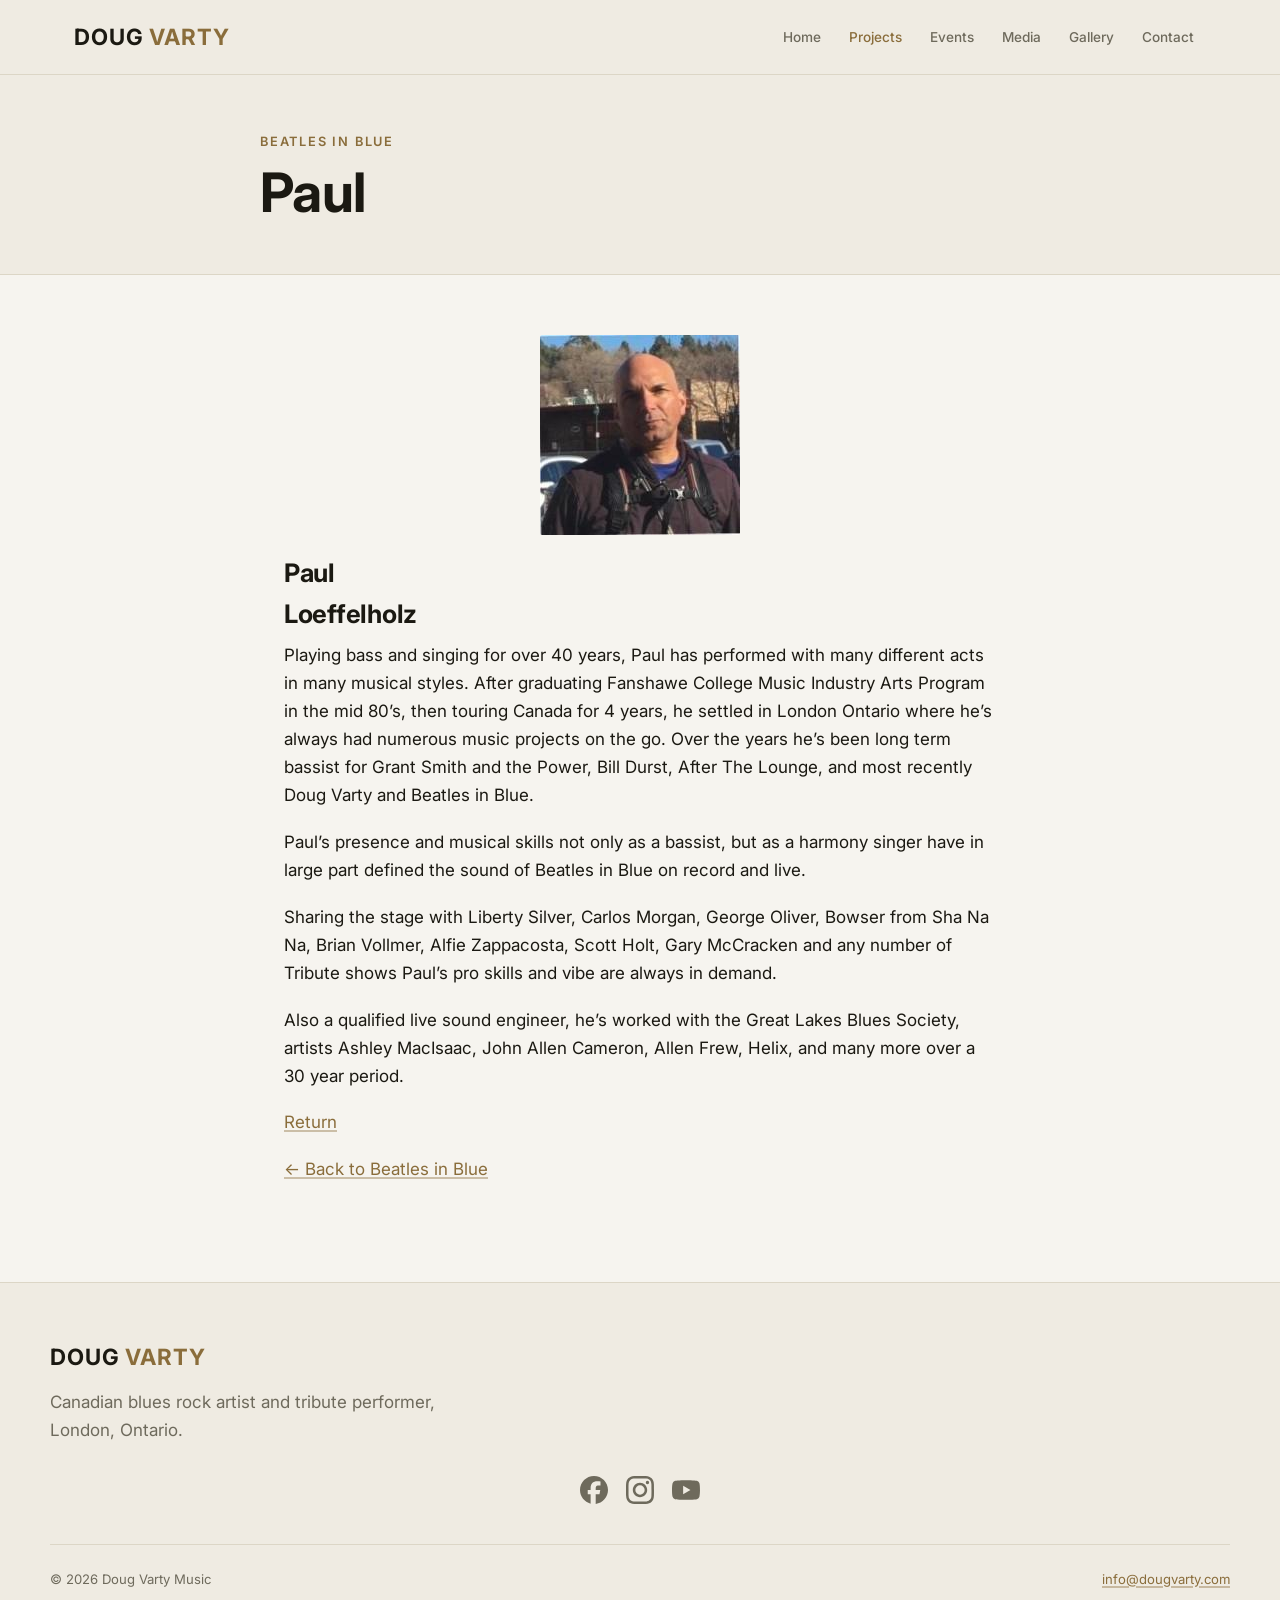
<file: paul/index.html>
<!DOCTYPE html>
<html lang="en">
<head>
<meta charset="UTF-8">
<meta name="viewport" content="width=device-width, initial-scale=1.0">
<title>Paul — Doug Varty</title>
<meta name="description" content="Paul Loeffelholz Playing bass and singing for over 40 years, Paul has performed with many different acts in many musical styles. After graduating Fanshawe…">
<link rel="stylesheet" href="/css/style.css">

</head>
<body>
<a class="skip-link" href="#main">Skip to content</a>
<header class="site-header">
  <div class="site-header__inner">
    <a class="wordmark" href="/">Doug <span class="accent">Varty</span></a>
    <button class="nav-toggle" aria-expanded="false" aria-controls="main-nav" onclick="document.getElementById('main-nav').classList.toggle('is-open'); this.setAttribute('aria-expanded', this.getAttribute('aria-expanded')==='true'?'false':'true');">Menu ☰</button>
    <nav class="main-nav" id="main-nav">
      <a href="/" class="">Home</a>
      <a href="/projects/" class="is-active">Projects</a>
      <a href="/events/" class="">Events</a>
      <a href="/media/" class="">Media</a>
      <a href="/gallery/" class="">Gallery</a>
      <a href="/contact/" class="">Contact</a>
    </nav>
  </div>
</header>
<main id="main">

<div class="page-header">
  <div class="page-header__inner">
    <span class="eyebrow">Beatles in Blue</span>
    <h1>Paul</h1>
  </div>
</div>
<article class="prose">
  <p><img alt="" src="/images/Paul.jpeg" /></p>
<h1>Paul</h1>
<h1>Loeffelholz</h1>
<p>Playing bass and singing for over 40 years, Paul has performed with many different acts in many musical styles. After graduating Fanshawe College Music Industry Arts Program in the mid 80’s, then touring Canada for 4 years, he settled in London Ontario where he’s always had numerous music projects on the go. Over the years he’s been long term bassist for Grant Smith and the Power, Bill Durst, After The Lounge, and most recently Doug Varty and Beatles in Blue.</p>
<p>Paul’s presence and musical skills not only as a bassist, but as a harmony singer have in large part defined the sound of Beatles in Blue on record and live.</p>
<p>Sharing the stage with Liberty Silver, Carlos Morgan, George Oliver, Bowser from Sha Na Na, Brian Vollmer, Alfie Zappacosta, Scott Holt, Gary McCracken and any number of Tribute shows Paul’s pro skills and vibe are always in demand.</p>
<p>Also a qualified live sound engineer, he’s worked with the Great Lakes Blues Society, artists Ashley MacIsaac, John Allen Cameron, Allen Frew, Helix, and many more over a 30 year period.</p>
<p><a href="/beatles-in-blue/">Return</a></p>
  <p><a href="/beatles-in-blue/">&larr; Back to Beatles in Blue</a></p>
</article>

</main>
<footer class="site-footer">
  <div class="footer__grid">
    <div class="footer__brand">
      <a class="wordmark" href="/">Doug <span class="accent">Varty</span></a>
      <p>Canadian blues rock artist and tribute performer, London, Ontario.</p>
    </div>
  </div>
  <div class="social-icons social-icons--footer">
    <a href="https://www.facebook.com/DougVartyMusic" target="_blank" rel="noopener" aria-label="Facebook"><svg viewBox="0 0 24 24" fill="currentColor" aria-hidden="true"><path d="M9.101 23.691v-7.98H6.627v-3.667h2.474v-1.58c0-4.085 1.848-5.978 5.858-5.978.401 0 .955.042 1.468.103a8.68 8.68 0 0 1 1.141.195v3.325a8.623 8.623 0 0 0-.653-.036 26.805 26.805 0 0 0-.733-.009c-.707 0-1.259.096-1.675.309a1.686 1.686 0 0 0-.679.622c-.258.42-.374.995-.374 1.752v1.297h3.919l-.386 2.103-.287 1.564h-3.246v8.245C19.396 23.238 24 18.179 24 12.044c0-6.627-5.373-12-12-12s-12 5.373-12 12c0 5.628 3.874 10.35 9.101 11.647Z"/></svg></a>
    <a href="https://www.instagram.com/dougvarty/" target="_blank" rel="noopener" aria-label="Instagram"><svg viewBox="0 0 24 24" fill="currentColor" aria-hidden="true"><path d="M7.0301.084c-1.2768.0602-2.1487.264-2.911.5634-.7888.3075-1.4575.72-2.1228 1.3877-.6652.6677-1.075 1.3368-1.3802 2.127-.2954.7638-.4956 1.6365-.552 2.914-.0564 1.2775-.0689 1.6882-.0626 4.947.0062 3.2586.0206 3.6671.0825 4.9473.061 1.2765.264 2.1482.5635 2.9107.308.7889.72 1.4573 1.388 2.1228.6679.6655 1.3365 1.0743 2.1285 1.38.7632.295 1.6361.4961 2.9134.552 1.2773.056 1.6884.069 4.9462.0627 3.2578-.0062 3.668-.0207 4.9478-.0814 1.28-.0607 2.147-.2652 2.9098-.5633.7889-.3086 1.4578-.72 2.1228-1.3881.665-.6682 1.0745-1.3378 1.3795-2.1284.2957-.7632.4966-1.636.552-2.9124.056-1.2809.0692-1.6898.063-4.948-.0063-3.2583-.021-3.6668-.0817-4.9465-.0607-1.2797-.264-2.1487-.5633-2.9117-.3084-.7889-.72-1.4568-1.3876-2.1228C21.2982 1.33 20.628.9208 19.8378.6165 19.074.321 18.2017.1197 16.9244.0645 15.6471.0093 15.236-.005 11.977.0014 8.718.0076 8.31.0215 7.0301.0839m.1402 21.6932c-1.17-.0509-1.8053-.2453-2.2287-.408-.5606-.216-.96-.4771-1.3819-.895-.422-.4178-.6811-.8186-.9-1.378-.1644-.4234-.3624-1.058-.4171-2.228-.0595-1.2645-.072-1.6442-.079-4.848-.007-3.2037.0053-3.583.0607-4.848.05-1.169.2456-1.805.408-2.2282.216-.5613.4762-.96.895-1.3816.4188-.4217.8184-.6814 1.3783-.9003.423-.1651 1.0575-.3614 2.227-.4171 1.2655-.06 1.6447-.072 4.848-.079 3.2033-.007 3.5835.005 4.8495.0608 1.169.0508 1.8053.2445 2.228.408.5608.216.96.4754 1.3816.895.4217.4194.6816.8176.9005 1.3787.1653.4217.3617 1.056.4169 2.2263.0602 1.2655.0739 1.645.0796 4.848.0058 3.203-.0055 3.5834-.061 4.848-.051 1.17-.245 1.8055-.408 2.2294-.216.5604-.4763.96-.8954 1.3814-.419.4215-.8181.6811-1.3783.9-.4224.1649-1.0577.3617-2.2262.4174-1.2656.0595-1.6448.072-4.8493.079-3.2045.007-3.5825-.006-4.848-.0608M16.953 5.5864A1.44 1.44 0 1 0 18.39 4.144a1.44 1.44 0 0 0-1.437 1.4424M5.8385 12.012c.0067 3.4032 2.7706 6.1557 6.173 6.1493 3.4026-.0065 6.157-2.7701 6.1506-6.1733-.0065-3.4032-2.771-6.1565-6.174-6.1498-3.403.0067-6.156 2.771-6.1496 6.1738M8 12.0077a4 4 0 1 1 4.008 3.9921A3.9996 3.9996 0 0 1 8 12.0077"/></svg></a>
    <a href="https://www.youtube.com/c/DougVarty" target="_blank" rel="noopener" aria-label="YouTube"><svg viewBox="0 0 24 24" fill="currentColor" aria-hidden="true"><path d="M23.498 6.186a3.016 3.016 0 0 0-2.122-2.136C19.505 3.545 12 3.545 12 3.545s-7.505 0-9.377.505A3.017 3.017 0 0 0 .502 6.186C0 8.07 0 12 0 12s0 3.93.502 5.814a3.016 3.016 0 0 0 2.122 2.136c1.871.505 9.376.505 9.376.505s7.505 0 9.377-.505a3.015 3.015 0 0 0 2.122-2.136C24 15.93 24 12 24 12s0-3.93-.502-5.814zM9.545 15.568V8.432L15.818 12l-6.273 3.568z"/></svg></a>
  </div>
  <div class="footer__bottom">
    <span>&copy; 2026 Doug Varty Music</span>
    <span><a href="mailto:info@dougvarty.com">info@dougvarty.com</a></span>
  </div>
</footer>
</body>
</html>
</file>
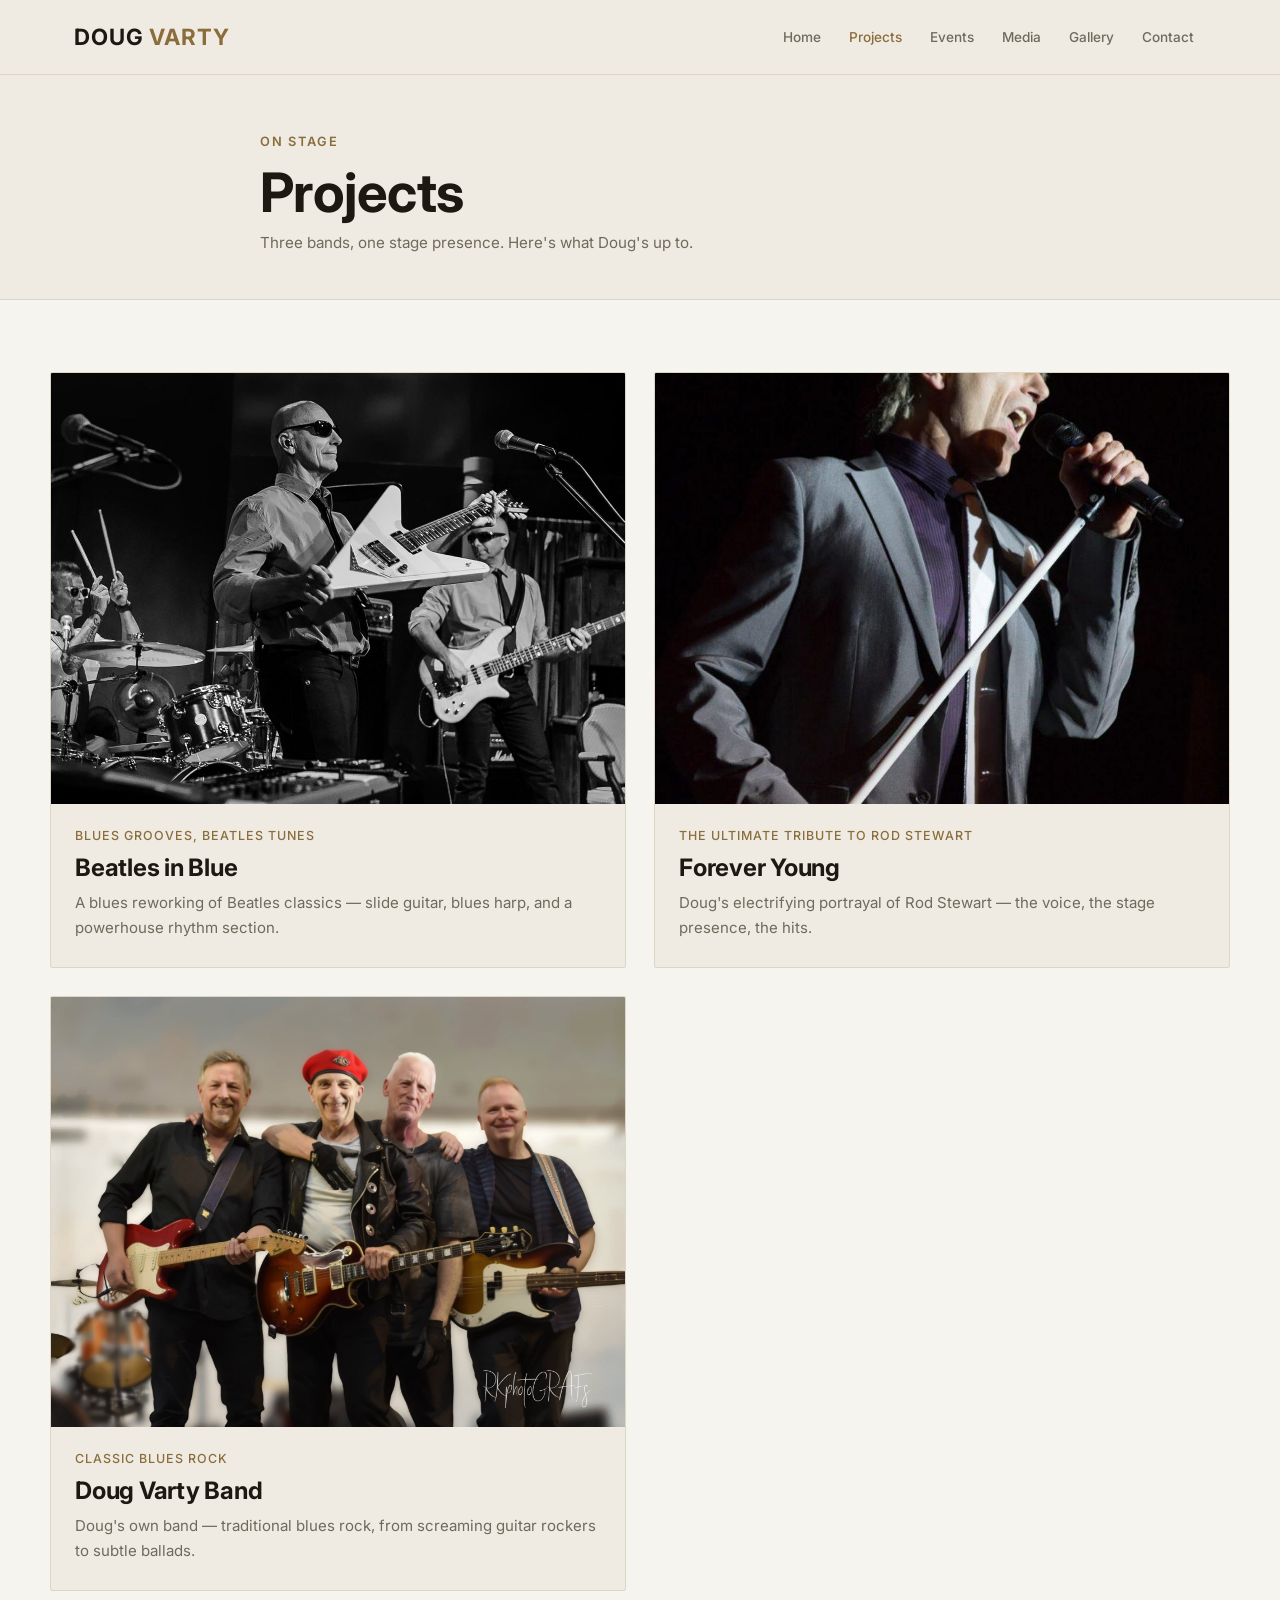
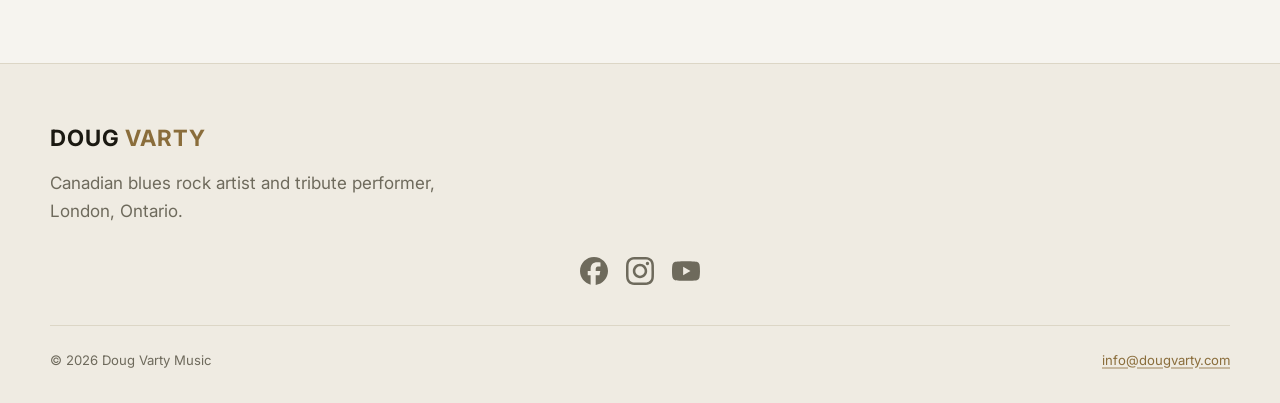
<file: projects/index.html>
<!DOCTYPE html>
<html lang="en">
<head>
<meta charset="UTF-8">
<meta name="viewport" content="width=device-width, initial-scale=1.0">
<title>Projects — Doug Varty</title>
<meta name="description" content="Doug Varty's musical projects.">
<link rel="stylesheet" href="/css/style.css">

</head>
<body>
<a class="skip-link" href="#main">Skip to content</a>
<header class="site-header">
  <div class="site-header__inner">
    <a class="wordmark" href="/">Doug <span class="accent">Varty</span></a>
    <button class="nav-toggle" aria-expanded="false" aria-controls="main-nav" onclick="document.getElementById('main-nav').classList.toggle('is-open'); this.setAttribute('aria-expanded', this.getAttribute('aria-expanded')==='true'?'false':'true');">Menu ☰</button>
    <nav class="main-nav" id="main-nav">
      <a href="/" class="">Home</a>
      <a href="/projects/" class="is-active">Projects</a>
      <a href="/events/" class="">Events</a>
      <a href="/media/" class="">Media</a>
      <a href="/gallery/" class="">Gallery</a>
      <a href="/contact/" class="">Contact</a>
    </nav>
  </div>
</header>
<main id="main">

<div class="page-header">
  <div class="page-header__inner">
    <span class="eyebrow">On Stage</span>
    <h1>Projects</h1>
    <div class="meta">Three bands, one stage presence. Here's what Doug's up to.</div>
  </div>
</div>
<div class="section">
  <div class="poster-grid">
    
<a class="poster-card" href="/beatles-in-blue/">
  <div class="poster-card__img"><img src="/images/Beatles-in-Blue-29.jpg" alt="" loading="lazy"></div>
  <div class="poster-card__body">
    <span class="poster-card__tagline">Blues Grooves, Beatles Tunes</span>
    <h3 class="poster-card__title">Beatles in Blue</h3>
    <p class="poster-card__blurb">A blues reworking of Beatles classics — slide guitar, blues harp, and a powerhouse rhythm section.</p>
  </div>
</a>

<a class="poster-card" href="/forever-young/">
  <div class="poster-card__img"><img src="/images/Doug-Varty-Rod-Stewart.jpg" alt="" loading="lazy"></div>
  <div class="poster-card__body">
    <span class="poster-card__tagline">The Ultimate Tribute to Rod Stewart</span>
    <h3 class="poster-card__title">Forever Young</h3>
    <p class="poster-card__blurb">Doug's electrifying portrayal of Rod Stewart — the voice, the stage presence, the hits.</p>
  </div>
</a>

<a class="poster-card" href="/doug-varty-band/">
  <div class="poster-card__img"><img src="/images/dvb-band-2026.jpg" alt="" loading="lazy"></div>
  <div class="poster-card__body">
    <span class="poster-card__tagline">Classic Blues Rock</span>
    <h3 class="poster-card__title">Doug Varty Band</h3>
    <p class="poster-card__blurb">Doug's own band — traditional blues rock, from screaming guitar rockers to subtle ballads.</p>
  </div>
</a>
  </div>
</div>

</main>
<footer class="site-footer">
  <div class="footer__grid">
    <div class="footer__brand">
      <a class="wordmark" href="/">Doug <span class="accent">Varty</span></a>
      <p>Canadian blues rock artist and tribute performer, London, Ontario.</p>
    </div>
  </div>
  <div class="social-icons social-icons--footer">
    <a href="https://www.facebook.com/DougVartyMusic" target="_blank" rel="noopener" aria-label="Facebook"><svg viewBox="0 0 24 24" fill="currentColor" aria-hidden="true"><path d="M9.101 23.691v-7.98H6.627v-3.667h2.474v-1.58c0-4.085 1.848-5.978 5.858-5.978.401 0 .955.042 1.468.103a8.68 8.68 0 0 1 1.141.195v3.325a8.623 8.623 0 0 0-.653-.036 26.805 26.805 0 0 0-.733-.009c-.707 0-1.259.096-1.675.309a1.686 1.686 0 0 0-.679.622c-.258.42-.374.995-.374 1.752v1.297h3.919l-.386 2.103-.287 1.564h-3.246v8.245C19.396 23.238 24 18.179 24 12.044c0-6.627-5.373-12-12-12s-12 5.373-12 12c0 5.628 3.874 10.35 9.101 11.647Z"/></svg></a>
    <a href="https://www.instagram.com/dougvarty/" target="_blank" rel="noopener" aria-label="Instagram"><svg viewBox="0 0 24 24" fill="currentColor" aria-hidden="true"><path d="M7.0301.084c-1.2768.0602-2.1487.264-2.911.5634-.7888.3075-1.4575.72-2.1228 1.3877-.6652.6677-1.075 1.3368-1.3802 2.127-.2954.7638-.4956 1.6365-.552 2.914-.0564 1.2775-.0689 1.6882-.0626 4.947.0062 3.2586.0206 3.6671.0825 4.9473.061 1.2765.264 2.1482.5635 2.9107.308.7889.72 1.4573 1.388 2.1228.6679.6655 1.3365 1.0743 2.1285 1.38.7632.295 1.6361.4961 2.9134.552 1.2773.056 1.6884.069 4.9462.0627 3.2578-.0062 3.668-.0207 4.9478-.0814 1.28-.0607 2.147-.2652 2.9098-.5633.7889-.3086 1.4578-.72 2.1228-1.3881.665-.6682 1.0745-1.3378 1.3795-2.1284.2957-.7632.4966-1.636.552-2.9124.056-1.2809.0692-1.6898.063-4.948-.0063-3.2583-.021-3.6668-.0817-4.9465-.0607-1.2797-.264-2.1487-.5633-2.9117-.3084-.7889-.72-1.4568-1.3876-2.1228C21.2982 1.33 20.628.9208 19.8378.6165 19.074.321 18.2017.1197 16.9244.0645 15.6471.0093 15.236-.005 11.977.0014 8.718.0076 8.31.0215 7.0301.0839m.1402 21.6932c-1.17-.0509-1.8053-.2453-2.2287-.408-.5606-.216-.96-.4771-1.3819-.895-.422-.4178-.6811-.8186-.9-1.378-.1644-.4234-.3624-1.058-.4171-2.228-.0595-1.2645-.072-1.6442-.079-4.848-.007-3.2037.0053-3.583.0607-4.848.05-1.169.2456-1.805.408-2.2282.216-.5613.4762-.96.895-1.3816.4188-.4217.8184-.6814 1.3783-.9003.423-.1651 1.0575-.3614 2.227-.4171 1.2655-.06 1.6447-.072 4.848-.079 3.2033-.007 3.5835.005 4.8495.0608 1.169.0508 1.8053.2445 2.228.408.5608.216.96.4754 1.3816.895.4217.4194.6816.8176.9005 1.3787.1653.4217.3617 1.056.4169 2.2263.0602 1.2655.0739 1.645.0796 4.848.0058 3.203-.0055 3.5834-.061 4.848-.051 1.17-.245 1.8055-.408 2.2294-.216.5604-.4763.96-.8954 1.3814-.419.4215-.8181.6811-1.3783.9-.4224.1649-1.0577.3617-2.2262.4174-1.2656.0595-1.6448.072-4.8493.079-3.2045.007-3.5825-.006-4.848-.0608M16.953 5.5864A1.44 1.44 0 1 0 18.39 4.144a1.44 1.44 0 0 0-1.437 1.4424M5.8385 12.012c.0067 3.4032 2.7706 6.1557 6.173 6.1493 3.4026-.0065 6.157-2.7701 6.1506-6.1733-.0065-3.4032-2.771-6.1565-6.174-6.1498-3.403.0067-6.156 2.771-6.1496 6.1738M8 12.0077a4 4 0 1 1 4.008 3.9921A3.9996 3.9996 0 0 1 8 12.0077"/></svg></a>
    <a href="https://www.youtube.com/c/DougVarty" target="_blank" rel="noopener" aria-label="YouTube"><svg viewBox="0 0 24 24" fill="currentColor" aria-hidden="true"><path d="M23.498 6.186a3.016 3.016 0 0 0-2.122-2.136C19.505 3.545 12 3.545 12 3.545s-7.505 0-9.377.505A3.017 3.017 0 0 0 .502 6.186C0 8.07 0 12 0 12s0 3.93.502 5.814a3.016 3.016 0 0 0 2.122 2.136c1.871.505 9.376.505 9.376.505s7.505 0 9.377-.505a3.015 3.015 0 0 0 2.122-2.136C24 15.93 24 12 24 12s0-3.93-.502-5.814zM9.545 15.568V8.432L15.818 12l-6.273 3.568z"/></svg></a>
  </div>
  <div class="footer__bottom">
    <span>&copy; 2026 Doug Varty Music</span>
    <span><a href="mailto:info@dougvarty.com">info@dougvarty.com</a></span>
  </div>
</footer>
</body>
</html>
</file>
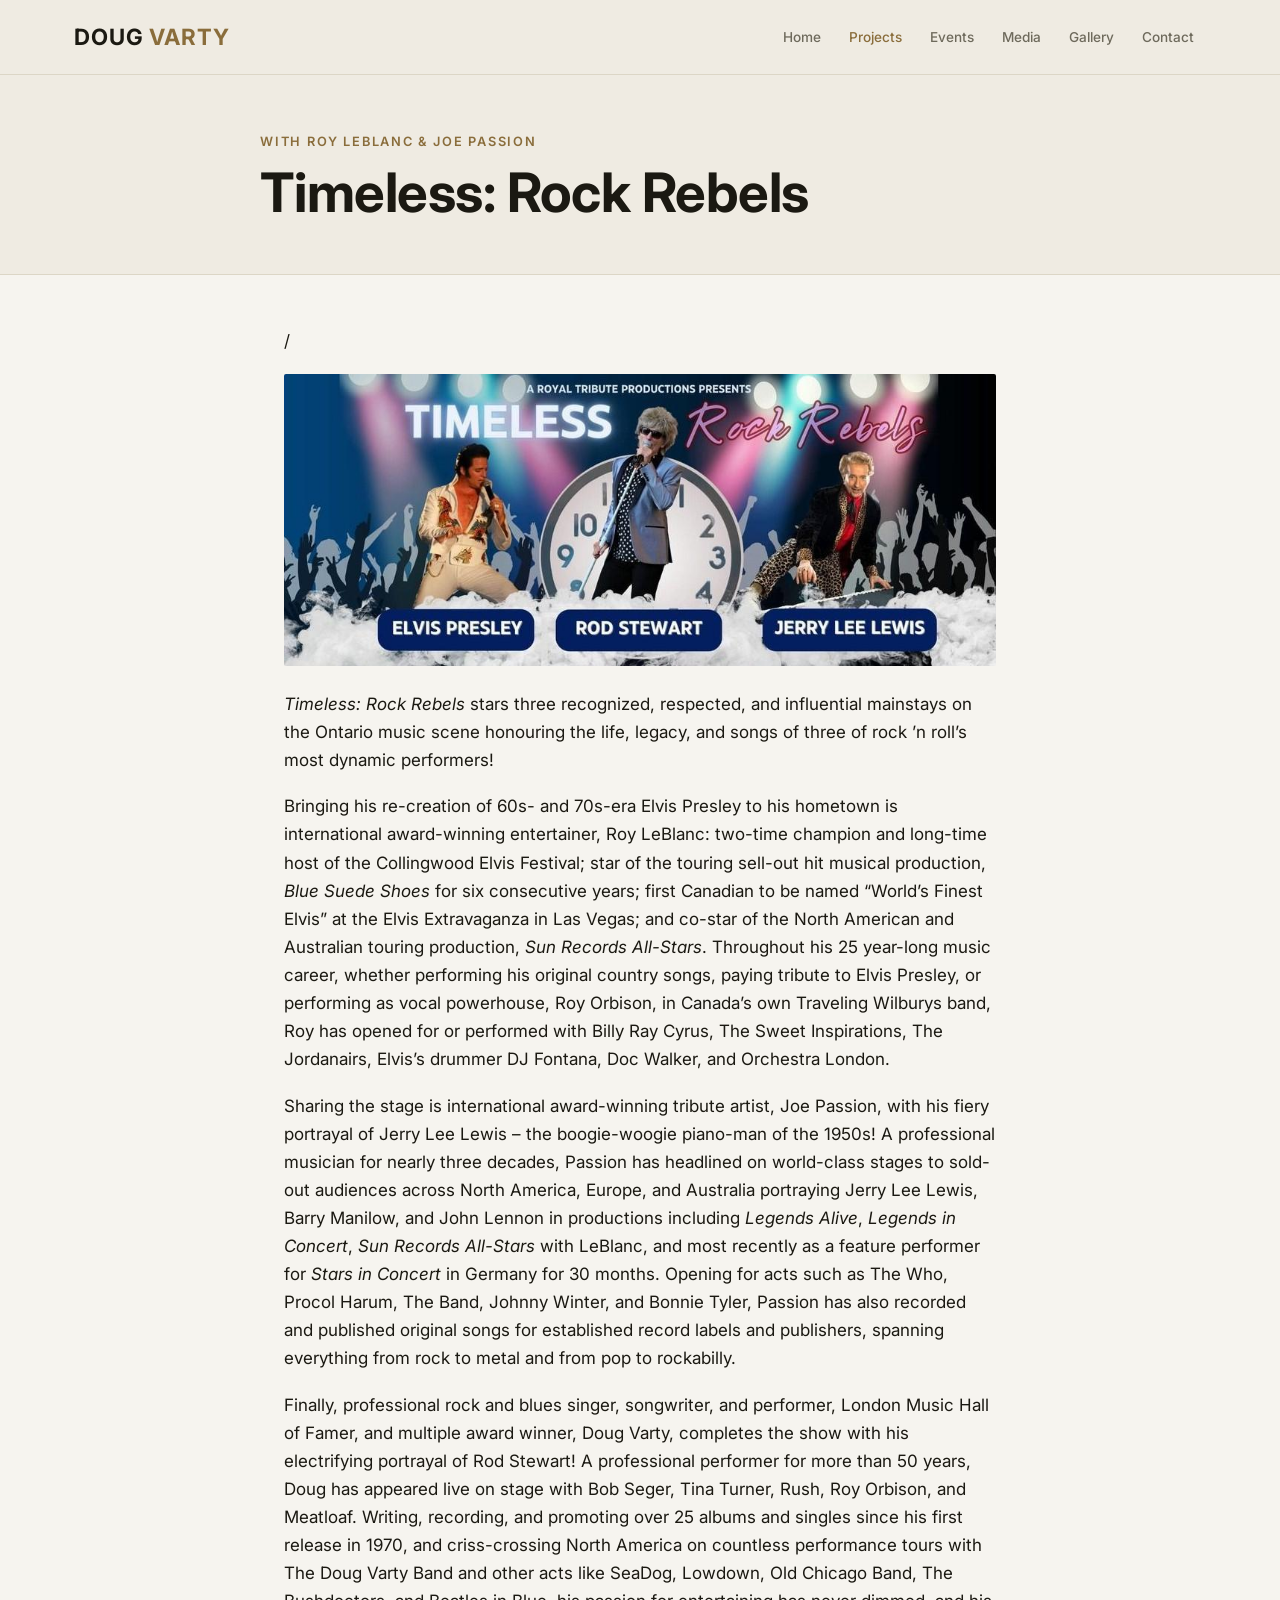
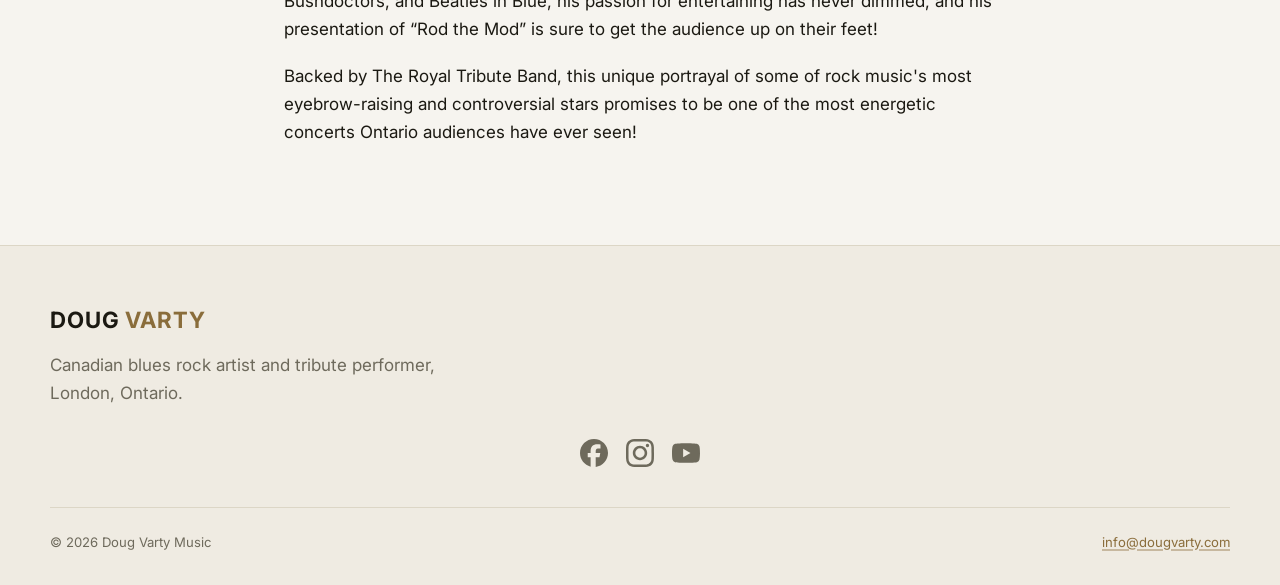
<file: rock-rebels/index.html>
<!DOCTYPE html>
<html lang="en">
<head>
<meta charset="UTF-8">
<meta name="viewport" content="width=device-width, initial-scale=1.0">
<title>Timeless: Rock Rebels — Doug Varty</title>
<meta name="description" content="A tribute trio honouring Elvis Presley, Jerry Lee Lewis, and Rod Stewart.">
<link rel="stylesheet" href="/css/style.css">

</head>
<body>
<a class="skip-link" href="#main">Skip to content</a>
<header class="site-header">
  <div class="site-header__inner">
    <a class="wordmark" href="/">Doug <span class="accent">Varty</span></a>
    <button class="nav-toggle" aria-expanded="false" aria-controls="main-nav" onclick="document.getElementById('main-nav').classList.toggle('is-open'); this.setAttribute('aria-expanded', this.getAttribute('aria-expanded')==='true'?'false':'true');">Menu ☰</button>
    <nav class="main-nav" id="main-nav">
      <a href="/" class="">Home</a>
      <a href="/projects/" class="is-active">Projects</a>
      <a href="/events/" class="">Events</a>
      <a href="/media/" class="">Media</a>
      <a href="/gallery/" class="">Gallery</a>
      <a href="/contact/" class="">Contact</a>
    </nav>
  </div>
</header>
<main id="main">

<div class="page-header">
  <div class="page-header__inner">
    <span class="eyebrow">with Roy LeBlanc & Joe Passion</span>
    <h1>Timeless: Rock Rebels</h1>
  </div>
</div>
<article class="prose">
  
  <p>/</p>
<p><img alt="" src="/images/timeless-rebels.jpg" /></p>
<p><em>Timeless: Rock Rebels</em> stars three recognized, respected, and influential mainstays on the Ontario music scene honouring the life, legacy, and songs of three of rock ’n roll’s most dynamic performers!</p>
<p>Bringing his re-creation of 60s- and 70s-era Elvis Presley to his hometown is international award-winning entertainer, Roy LeBlanc: two-time champion and long-time host of the Collingwood Elvis Festival; star of the touring sell-out hit musical production, <em>Blue Suede Shoes</em> for six consecutive years; first Canadian to be named “World’s Finest Elvis” at the Elvis Extravaganza in Las Vegas; and co-star of the North American and Australian touring production, <em>Sun Records All-Stars</em>. Throughout his 25 year-long music career, whether performing his original country songs, paying tribute to Elvis Presley, or performing as vocal powerhouse, Roy Orbison, in Canada’s own Traveling Wilburys band, Roy has opened for or performed with Billy Ray Cyrus, The Sweet Inspirations, The Jordanairs, Elvis’s drummer DJ Fontana, Doc Walker, and Orchestra London.</p>
<p>Sharing the stage is international award-winning tribute artist, Joe Passion, with his fiery portrayal of Jerry Lee Lewis – the boogie-woogie piano-man of the 1950s! A professional musician for nearly three decades, Passion has headlined on world-class stages to sold-out audiences across North America, Europe, and Australia portraying Jerry Lee Lewis, Barry Manilow, and John Lennon in productions including <em>Legends Alive</em>, <em>Legends in Concert</em>, <em>Sun Records All-Stars</em> with LeBlanc, and most recently as a feature performer for <em>Stars in Concert</em> in Germany for 30 months. Opening for acts such as The Who, Procol Harum, The Band, Johnny Winter, and Bonnie Tyler, Passion has also recorded and published original songs for established record labels and publishers, spanning everything from rock to metal and from pop to rockabilly.</p>
<p>Finally, professional rock and blues singer, songwriter, and performer, London Music Hall of Famer, and multiple award winner, Doug Varty, completes the show with his electrifying portrayal of Rod Stewart! A professional performer for more than 50 years, Doug has appeared live on stage with Bob Seger, Tina Turner, Rush, Roy Orbison, and Meatloaf. Writing, recording, and promoting over 25 albums and singles since his first release in 1970, and criss-crossing North America on countless performance tours with The Doug Varty Band and other acts like SeaDog, Lowdown, Old Chicago Band, The Bushdoctors, and Beatles in Blue, his passion for entertaining has never dimmed, and his presentation of “Rod the Mod” is sure to get the audience up on their feet!</p>
<p>Backed by The Royal Tribute Band, this unique portrayal of some of rock music's most eyebrow-raising and controversial stars promises to be one of the most energetic concerts Ontario audiences have ever seen!</p>
  
</article>

</main>
<footer class="site-footer">
  <div class="footer__grid">
    <div class="footer__brand">
      <a class="wordmark" href="/">Doug <span class="accent">Varty</span></a>
      <p>Canadian blues rock artist and tribute performer, London, Ontario.</p>
    </div>
  </div>
  <div class="social-icons social-icons--footer">
    <a href="https://www.facebook.com/DougVartyMusic" target="_blank" rel="noopener" aria-label="Facebook"><svg viewBox="0 0 24 24" fill="currentColor" aria-hidden="true"><path d="M9.101 23.691v-7.98H6.627v-3.667h2.474v-1.58c0-4.085 1.848-5.978 5.858-5.978.401 0 .955.042 1.468.103a8.68 8.68 0 0 1 1.141.195v3.325a8.623 8.623 0 0 0-.653-.036 26.805 26.805 0 0 0-.733-.009c-.707 0-1.259.096-1.675.309a1.686 1.686 0 0 0-.679.622c-.258.42-.374.995-.374 1.752v1.297h3.919l-.386 2.103-.287 1.564h-3.246v8.245C19.396 23.238 24 18.179 24 12.044c0-6.627-5.373-12-12-12s-12 5.373-12 12c0 5.628 3.874 10.35 9.101 11.647Z"/></svg></a>
    <a href="https://www.instagram.com/dougvarty/" target="_blank" rel="noopener" aria-label="Instagram"><svg viewBox="0 0 24 24" fill="currentColor" aria-hidden="true"><path d="M7.0301.084c-1.2768.0602-2.1487.264-2.911.5634-.7888.3075-1.4575.72-2.1228 1.3877-.6652.6677-1.075 1.3368-1.3802 2.127-.2954.7638-.4956 1.6365-.552 2.914-.0564 1.2775-.0689 1.6882-.0626 4.947.0062 3.2586.0206 3.6671.0825 4.9473.061 1.2765.264 2.1482.5635 2.9107.308.7889.72 1.4573 1.388 2.1228.6679.6655 1.3365 1.0743 2.1285 1.38.7632.295 1.6361.4961 2.9134.552 1.2773.056 1.6884.069 4.9462.0627 3.2578-.0062 3.668-.0207 4.9478-.0814 1.28-.0607 2.147-.2652 2.9098-.5633.7889-.3086 1.4578-.72 2.1228-1.3881.665-.6682 1.0745-1.3378 1.3795-2.1284.2957-.7632.4966-1.636.552-2.9124.056-1.2809.0692-1.6898.063-4.948-.0063-3.2583-.021-3.6668-.0817-4.9465-.0607-1.2797-.264-2.1487-.5633-2.9117-.3084-.7889-.72-1.4568-1.3876-2.1228C21.2982 1.33 20.628.9208 19.8378.6165 19.074.321 18.2017.1197 16.9244.0645 15.6471.0093 15.236-.005 11.977.0014 8.718.0076 8.31.0215 7.0301.0839m.1402 21.6932c-1.17-.0509-1.8053-.2453-2.2287-.408-.5606-.216-.96-.4771-1.3819-.895-.422-.4178-.6811-.8186-.9-1.378-.1644-.4234-.3624-1.058-.4171-2.228-.0595-1.2645-.072-1.6442-.079-4.848-.007-3.2037.0053-3.583.0607-4.848.05-1.169.2456-1.805.408-2.2282.216-.5613.4762-.96.895-1.3816.4188-.4217.8184-.6814 1.3783-.9003.423-.1651 1.0575-.3614 2.227-.4171 1.2655-.06 1.6447-.072 4.848-.079 3.2033-.007 3.5835.005 4.8495.0608 1.169.0508 1.8053.2445 2.228.408.5608.216.96.4754 1.3816.895.4217.4194.6816.8176.9005 1.3787.1653.4217.3617 1.056.4169 2.2263.0602 1.2655.0739 1.645.0796 4.848.0058 3.203-.0055 3.5834-.061 4.848-.051 1.17-.245 1.8055-.408 2.2294-.216.5604-.4763.96-.8954 1.3814-.419.4215-.8181.6811-1.3783.9-.4224.1649-1.0577.3617-2.2262.4174-1.2656.0595-1.6448.072-4.8493.079-3.2045.007-3.5825-.006-4.848-.0608M16.953 5.5864A1.44 1.44 0 1 0 18.39 4.144a1.44 1.44 0 0 0-1.437 1.4424M5.8385 12.012c.0067 3.4032 2.7706 6.1557 6.173 6.1493 3.4026-.0065 6.157-2.7701 6.1506-6.1733-.0065-3.4032-2.771-6.1565-6.174-6.1498-3.403.0067-6.156 2.771-6.1496 6.1738M8 12.0077a4 4 0 1 1 4.008 3.9921A3.9996 3.9996 0 0 1 8 12.0077"/></svg></a>
    <a href="https://www.youtube.com/c/DougVarty" target="_blank" rel="noopener" aria-label="YouTube"><svg viewBox="0 0 24 24" fill="currentColor" aria-hidden="true"><path d="M23.498 6.186a3.016 3.016 0 0 0-2.122-2.136C19.505 3.545 12 3.545 12 3.545s-7.505 0-9.377.505A3.017 3.017 0 0 0 .502 6.186C0 8.07 0 12 0 12s0 3.93.502 5.814a3.016 3.016 0 0 0 2.122 2.136c1.871.505 9.376.505 9.376.505s7.505 0 9.377-.505a3.015 3.015 0 0 0 2.122-2.136C24 15.93 24 12 24 12s0-3.93-.502-5.814zM9.545 15.568V8.432L15.818 12l-6.273 3.568z"/></svg></a>
  </div>
  <div class="footer__bottom">
    <span>&copy; 2026 Doug Varty Music</span>
    <span><a href="mailto:info@dougvarty.com">info@dougvarty.com</a></span>
  </div>
</footer>
</body>
</html>
</file>
<file: css/style.css>
/* ============================================================
   Doug Varty — design tokens
   Minimal editorial: off-white paper, near-black ink, a single
   mustard accent. Clean typography over stage photography.
   ============================================================ */

@import url('https://fonts.googleapis.com/css2?family=Inter:ital,wght@0,400;0,500;0,600;0,700;1,400&display=swap');

:root {
  --stage:        #F6F4EF;   /* off-white page background */
  --stage-deep:   #EFEBE2;   /* header / footer panels */
  --stage-raised: #EFEBE2;   /* slightly raised surface (cards) */
  --paper:        #1B1912;   /* near-black ink */
  --muted:        #6E6A5C;   /* secondary text */
  --amber:        #8A6D3B;   /* mustard — primary accent */
  --amber-deep:   #6E5730;
  --amber-light:  #A9855A;   /* hover state */
  --brick:        #8B1E1E;   /* rare emphasis */
  --hairline:     #DCD6C6;
  --white:        #FFFFFF;

  /* Hero text always sits on a dark photo scrim, regardless of theme */
  --hero-ink:     #F1EAD9;

  /* Beatles in Blue project accent (used only within that page) */
  --bib-navy:     #2B3A52;
  --bib-navy-deep:#1C2738;

  --font-display: 'Inter', -apple-system, sans-serif;
  --font-body:    'Inter', -apple-system, sans-serif;

  --max-width: 1180px;
  --radius: 2px;
}

* { box-sizing: border-box; }
html { scroll-behavior: smooth; }

body {
  margin: 0;
  background: var(--stage);
  color: var(--paper);
  font-family: var(--font-body);
  font-size: 17px;
  line-height: 1.65;
  -webkit-font-smoothing: antialiased;
}

img { max-width: 100%; display: block; }

a {
  color: var(--amber);
  text-decoration: underline;
  text-decoration-color: rgba(138, 109, 59, 0.4);
  text-decoration-thickness: 1.5px;
  text-underline-offset: 2px;
}
a:hover { color: var(--amber-light); text-decoration-color: currentColor; }

h1, h2, h3, h4 {
  font-family: var(--font-display);
  font-weight: 700;
  text-transform: none;
  letter-spacing: -0.01em;
  line-height: 1.1;
  margin: 0 0 0.5em;
  color: var(--paper);
}

p { margin: 0 0 1.1em; color: var(--paper); }

.container { max-width: var(--max-width); margin: 0 auto; padding: 0 24px; }

.skip-link {
  position: absolute; left: -999px; top: 0;
  background: var(--amber); color: var(--stage); padding: 10px 16px; z-index: 200;
}
.skip-link:focus { left: 12px; top: 12px; }
:focus-visible { outline: 3px solid var(--amber); outline-offset: 2px; }

@media (prefers-reduced-motion: reduce) {
  *, *::before, *::after { animation-duration: 0.001ms !important; transition-duration: 0.001ms !important; }
}

/* ============================================================
   Header / nav
   ============================================================ */

.site-header {
  background: var(--stage-deep);
  border-bottom: 1px solid var(--hairline);
  position: sticky;
  top: 0;
  z-index: 100;
}

.site-header__inner {
  display: flex;
  align-items: center;
  justify-content: space-between;
  padding: 18px 24px;
  max-width: var(--max-width);
  margin: 0 auto;
  gap: 16px;
}

.wordmark {
  font-family: var(--font-display);
  font-weight: 700;
  font-size: 1.4rem;
  text-transform: uppercase;
  letter-spacing: 0.04em;
  color: var(--paper);
  text-decoration: none;
  white-space: nowrap;
}
.wordmark:hover { color: var(--paper); }
.wordmark span.accent { color: var(--amber); }

.main-nav { display: flex; gap: 4px; flex-wrap: wrap; align-items: center; }
.main-nav a {
  font-family: var(--font-display);
  font-weight: 500;
  text-transform: none;
  letter-spacing: normal;
  text-decoration: none;
  color: var(--muted);
  font-size: 0.85rem;
  padding: 8px 12px;
  border-radius: var(--radius);
}
.main-nav a:hover { color: var(--paper); }
.main-nav a.is-active { color: var(--amber); }

.nav-toggle {
  display: none;
  background: none;
  border: 1px solid var(--hairline);
  color: var(--paper);
  border-radius: var(--radius);
  padding: 6px 10px;
  font-size: 1rem;
  cursor: pointer;
}

@media (max-width: 860px) {
  .nav-toggle { display: inline-block; }
  .main-nav { display: none; flex-direction: column; align-items: stretch; width: 100%; padding: 8px 0 4px; }
  .main-nav.is-open { display: flex; }
  .site-header__inner { flex-wrap: wrap; }
}

/* ============================================================
   Hero — spotlight
   ============================================================ */

.hero {
  position: relative;
  min-height: 86vh;
  display: flex;
  align-items: flex-end;
  background: var(--stage-deep);
  overflow: hidden;
  border-bottom: 1px solid var(--hairline);
}

.hero__bg {
  position: absolute;
  inset: 0;
  z-index: 0;
}
.hero__bg img {
  width: 100%; height: 100%; object-fit: cover; object-position: center 20%;
  filter: grayscale(15%) contrast(1.05);
}
.hero__bg::after {
  content: '';
  position: absolute;
  inset: 0;
  background: linear-gradient(180deg, rgba(14,12,9,0.15) 0%, rgba(14,12,9,0.55) 55%, rgba(14,12,9,0.96) 100%);
}

.hero__content {
  position: relative;
  z-index: 1;
  max-width: var(--max-width);
  margin: 0 auto;
  padding: 64px 24px 72px;
  width: 100%;
}

.hero .eyebrow {
  font-family: var(--font-display);
  font-weight: 600;
  text-transform: uppercase;
  letter-spacing: 0.18em;
  font-size: 0.82rem;
  color: var(--amber);
  display: block;
  margin-bottom: 18px;
}

.hero h1 {
  font-size: clamp(3rem, 9vw, 6.5rem);
  margin-bottom: 14px;
  color: var(--hero-ink);
  text-shadow: 0 4px 30px rgba(0,0,0,0.6);
}

.hero p.lede {
  font-size: 1.2rem;
  max-width: 560px;
  color: var(--hero-ink);
  margin-bottom: 32px;
}

.hero__cta { display: flex; gap: 14px; flex-wrap: wrap; }

.btn {
  display: inline-block;
  font-family: var(--font-display);
  font-weight: 600;
  text-transform: none;
  letter-spacing: normal;
  font-size: 0.92rem;
  text-decoration: none;
  padding: 14px 28px;
  border-radius: var(--radius);
  border: 1.5px solid var(--amber);
  transition: transform 0.12s ease, background 0.15s ease;
}
.btn:hover { transform: translateY(-2px); }
.btn--primary { background: var(--amber); color: var(--stage); }
.btn--primary:hover { background: var(--amber-light); border-color: var(--amber-light); }
.btn--ghost { background: transparent; color: var(--paper); border-color: var(--hairline); }
.btn--ghost:hover { border-color: var(--amber); color: var(--amber); }
.hero .btn--ghost { color: var(--hero-ink); border-color: rgba(241,234,217,0.35); }
.hero .btn--ghost:hover { border-color: var(--amber); color: var(--amber); }

@media (max-width: 700px) {
  .hero { min-height: 70vh; }
}

.hero--page { min-height: 48vh; }
@media (max-width: 700px) {
  .hero--page { min-height: 38vh; }
}

/* ============================================================
   Section scaffolding
   ============================================================ */

.section { padding: 72px 24px; }
.section--raised { background: var(--stage-raised); border-top: 1px solid var(--hairline); border-bottom: 1px solid var(--hairline); }

.section__header {
  display: flex; justify-content: space-between; align-items: baseline; flex-wrap: wrap; gap: 12px;
  margin-bottom: 36px; max-width: var(--max-width); margin-left: auto; margin-right: auto;
}
.section__header h2 { font-size: 2rem; margin: 0; }
.section__header .see-all {
  font-family: var(--font-display); font-weight: 500; text-transform: uppercase;
  letter-spacing: 0.05em; font-size: 0.85rem; white-space: nowrap;
}

/* ============================================================
   Project "poster" cards
   ============================================================ */

.poster-grid {
  max-width: var(--max-width); margin: 0 auto;
  display: grid; grid-template-columns: repeat(2, 1fr); gap: 28px;
}
@media (max-width: 760px) { .poster-grid { grid-template-columns: 1fr; } }

.poster-card {
  position: relative;
  background: var(--stage-raised);
  border: 1px solid var(--hairline);
  border-radius: var(--radius);
  overflow: hidden;
  text-decoration: none;
  display: block;
  transition: transform 0.18s ease, border-color 0.18s ease;
}
.poster-card:hover { transform: translateY(-5px); border-color: var(--amber); }

.poster-card__img { aspect-ratio: 4/3; overflow: hidden; background: var(--stage-deep); }
.poster-card__img img { width: 100%; height: 100%; object-fit: cover; }

.poster-card__body { padding: 22px 24px 26px; }
.poster-card__tagline {
  font-family: var(--font-display); font-weight: 500; text-transform: uppercase;
  letter-spacing: 0.08em; font-size: 0.78rem; color: var(--amber); display: block; margin-bottom: 8px;
}
.poster-card__title { font-size: 1.5rem; margin-bottom: 10px; }
.poster-card__blurb { font-size: 0.94rem; color: var(--muted); margin: 0; }

/* Beatles in Blue gets its own navy treatment, scoped to its page only */
.project--bib { --amber: var(--bib-navy); }
.project--bib .poster-card:hover,
body.theme-bib .hero .eyebrow,
body.theme-bib a,
body.theme-bib .btn--primary,
body.theme-bib .main-nav a.is-active { color-scheme: dark; }
body.theme-bib { --amber: #5B7FAE; }
body.theme-bib .hero__bg::after {
  background: linear-gradient(180deg, rgba(28,39,56,0.15) 0%, rgba(28,39,56,0.6) 55%, rgba(14,12,9,0.97) 100%);
}
body.theme-bib .btn--primary { background: #5B7FAE; border-color: #5B7FAE; color: #0E0C09; }
body.theme-bib .btn--primary:hover { background: #7B9BC4; border-color: #7B9BC4; }
body.theme-bib .section--raised { background: #1A2230; border-color: #2B3A52; }

/* ============================================================
   Card grid (bandmates, gallery thumbnails)
   ============================================================ */

.card-grid {
  max-width: var(--max-width); margin: 0 auto;
  display: grid; grid-template-columns: repeat(3, 1fr); gap: 26px;
}
@media (max-width: 920px) { .card-grid { grid-template-columns: repeat(2, 1fr); } }
@media (max-width: 600px) { .card-grid { grid-template-columns: 1fr; } }

.card {
  background: var(--stage-raised);
  border: 1px solid var(--hairline);
  border-radius: var(--radius);
  overflow: hidden;
  text-decoration: none;
  color: var(--paper);
  display: block;
  transition: transform 0.15s ease, border-color 0.15s ease;
}
.card:hover { transform: translateY(-4px); border-color: var(--amber); }
.card__img { aspect-ratio: 1/1; overflow: hidden; background: var(--stage-deep); }
.card__img img { width: 100%; height: 100%; object-fit: cover; }
.card__body { padding: 18px 20px 22px; }
.card__title { font-size: 1.15rem; margin-bottom: 4px; }
.card__role { font-size: 0.85rem; color: var(--muted); font-style: italic; }

/* ============================================================
   Gallery
   ============================================================ */

.gallery-grid {
  max-width: var(--max-width); margin: 0 auto;
  display: grid; grid-template-columns: repeat(4, 1fr); gap: 14px;
}
@media (max-width: 920px) { .gallery-grid { grid-template-columns: repeat(3, 1fr); } }
@media (max-width: 620px) { .gallery-grid { grid-template-columns: repeat(2, 1fr); } }
.gallery-grid figure { margin: 0; aspect-ratio: 1/1; overflow: hidden; border-radius: var(--radius); background: var(--stage-raised); }
.gallery-grid img { width: 100%; height: 100%; object-fit: cover; transition: transform 0.25s ease; }
.gallery-grid a:hover img { transform: scale(1.05); }

/* Photo pop-up (gallery) */
.lightbox {
  border: 0; padding: 0; margin: 0;
  width: 100vw; height: 100vh; max-width: none; max-height: none;
  background: rgba(14, 12, 9, 0.92);
}
.lightbox[open] { display: flex; align-items: center; justify-content: center; }
body:has(.lightbox[open]) { overflow: hidden; }
.lightbox::backdrop { background: rgba(14, 12, 9, 0.92); }
.lightbox__img { max-width: 88vw; max-height: 88vh; width: auto; height: auto; object-fit: contain; box-shadow: 0 10px 40px rgba(0,0,0,0.5); }
.lightbox__btn {
  position: absolute; background: rgba(0,0,0,0.45); color: #F1EAD9; border: 0; border-radius: 50%;
  width: 48px; height: 48px; font-size: 2rem; line-height: 1; cursor: pointer;
  display: flex; align-items: center; justify-content: center;
}
.lightbox__btn:hover { background: var(--amber); }
.lightbox__close { top: 18px; right: 18px; }
.lightbox__nav { top: 50%; transform: translateY(-50%); }
.lightbox__nav--prev { left: 18px; }
.lightbox__nav--next { right: 18px; }
@media (max-width: 600px) {
  .lightbox__img { max-width: 96vw; }
  .lightbox__nav--prev { left: 6px; }
  .lightbox__nav--next { right: 6px; }
}

/* ============================================================
   Footer
   ============================================================ */

.site-footer { background: var(--stage-deep); padding: 56px 24px 32px; border-top: 1px solid var(--hairline); }
.footer__grid { max-width: var(--max-width); margin: 0 auto; }
.footer__brand p { color: var(--muted); max-width: 420px; margin-top: 12px; }
.footer__brand a { color: var(--paper); }
.footer__bottom {
  max-width: var(--max-width); margin: 40px auto 0; padding-top: 24px;
  border-top: 1px solid var(--hairline); font-size: 0.82rem; color: var(--muted);
  display: flex; justify-content: space-between; flex-wrap: wrap; gap: 8px;
}

/* ============================================================
   Page content (project / page template)
   ============================================================ */

.page-header { background: var(--stage-raised); border-bottom: 1px solid var(--hairline); padding: 56px 24px 44px; }
.page-header__inner { max-width: 760px; margin: 0 auto; }
.page-header .eyebrow {
  font-family: var(--font-display); font-weight: 600; text-transform: uppercase;
  letter-spacing: 0.14em; font-size: 0.8rem; color: var(--amber); display: block; margin-bottom: 10px;
}
.page-header h1 { font-size: clamp(2.2rem, 5vw, 3.4rem); margin-bottom: 8px; }
.page-header .meta { color: var(--muted); font-size: 0.95rem; }

.prose { max-width: 760px; margin: 0 auto; padding: 52px 24px 80px; }
.prose--wide { max-width: 980px; }

/* Small image beside a block of text */
.feature { display: flex; gap: 32px; align-items: flex-start; }
.feature__text { flex: 1; min-width: 0; }
.feature__text > :first-child { margin-top: 0; }
.feature__text > :last-child { margin-bottom: 0; }
.heading-sub { display: block; font-style: italic; font-size: 0.7em; margin-top: 0.3em; }
.prose .feature__logo { width: 338px; height: auto; margin: 0; flex-shrink: 0; }
@media (max-width: 600px) {
  .feature { flex-direction: column; align-items: flex-start; }
  .prose .feature__logo { width: 270px; max-width: 100%; }
}
.prose img { border-radius: var(--radius); margin: 8px auto 24px; max-height: 540px; width: auto; max-width: 100%; object-fit: contain; }
.prose figure { margin: 8px 0 28px; }
.prose figcaption { font-size: 0.85rem; color: var(--muted); margin-top: 8px; text-align: center; font-style: italic; }
.prose h2 { margin-top: 1.6em; font-size: 1.5rem; }
.prose h3, .prose h4, .prose h5 { margin-top: 1.4em; font-size: 1.15rem; text-transform: none; letter-spacing: 0; font-family: var(--font-body); font-weight: 700; color: var(--amber); }
.prose ul, .prose ol { padding-left: 1.3em; margin-bottom: 1.1em; }
.prose li { margin-bottom: 0.4em; }
.prose audio { width: 100%; margin: 4px 0 22px; filter: invert(0.9) hue-rotate(180deg); border-radius: var(--radius); }
.prose table { width: 100%; border-collapse: collapse; margin: 1.5em 0; font-size: 0.95rem; }
.prose th, .prose td { border: 1px solid var(--hairline); padding: 10px 14px; text-align: left; }
.prose th { font-family: var(--font-display); text-transform: uppercase; font-size: 0.8rem; letter-spacing: 0.04em; color: var(--amber); }
.prose hr { border: none; border-top: 1px solid var(--hairline); margin: 2.5em 0; }

.empty-note { background: var(--stage-raised); border: 1px dashed var(--hairline); border-radius: var(--radius); padding: 20px; color: var(--muted); font-size: 0.95rem; }

.member-links { display: flex; gap: 12px; flex-wrap: wrap; margin: 28px 0; }
.member-links a {
  font-family: var(--font-display); text-transform: uppercase; letter-spacing: 0.05em; font-size: 0.85rem;
  border: 1px solid var(--hairline); border-radius: var(--radius); padding: 8px 16px; text-decoration: none; color: var(--paper);
}
.member-links a:hover { border-color: var(--amber); color: var(--amber); }

.social-icons { display: flex; flex-direction: row; gap: 18px; align-items: center; margin: 24px 0; }
.social-icons a { display: inline-flex; color: var(--muted); text-decoration: none; }
.social-icons a:hover { color: var(--amber); }
.social-icons svg { width: 50px; height: 50px; }

.social-icons--footer { justify-content: center; margin: 32px auto 0; }
.social-icons--footer svg { width: 28px; height: 28px; }

.contact-lede {
  font-family: var(--font-display);
  font-weight: 700;
  letter-spacing: -0.01em;
  line-height: 1.1;
  font-size: 25.5px;
  margin: 0 0 0.5em;
  color: var(--paper);
}
</file>
